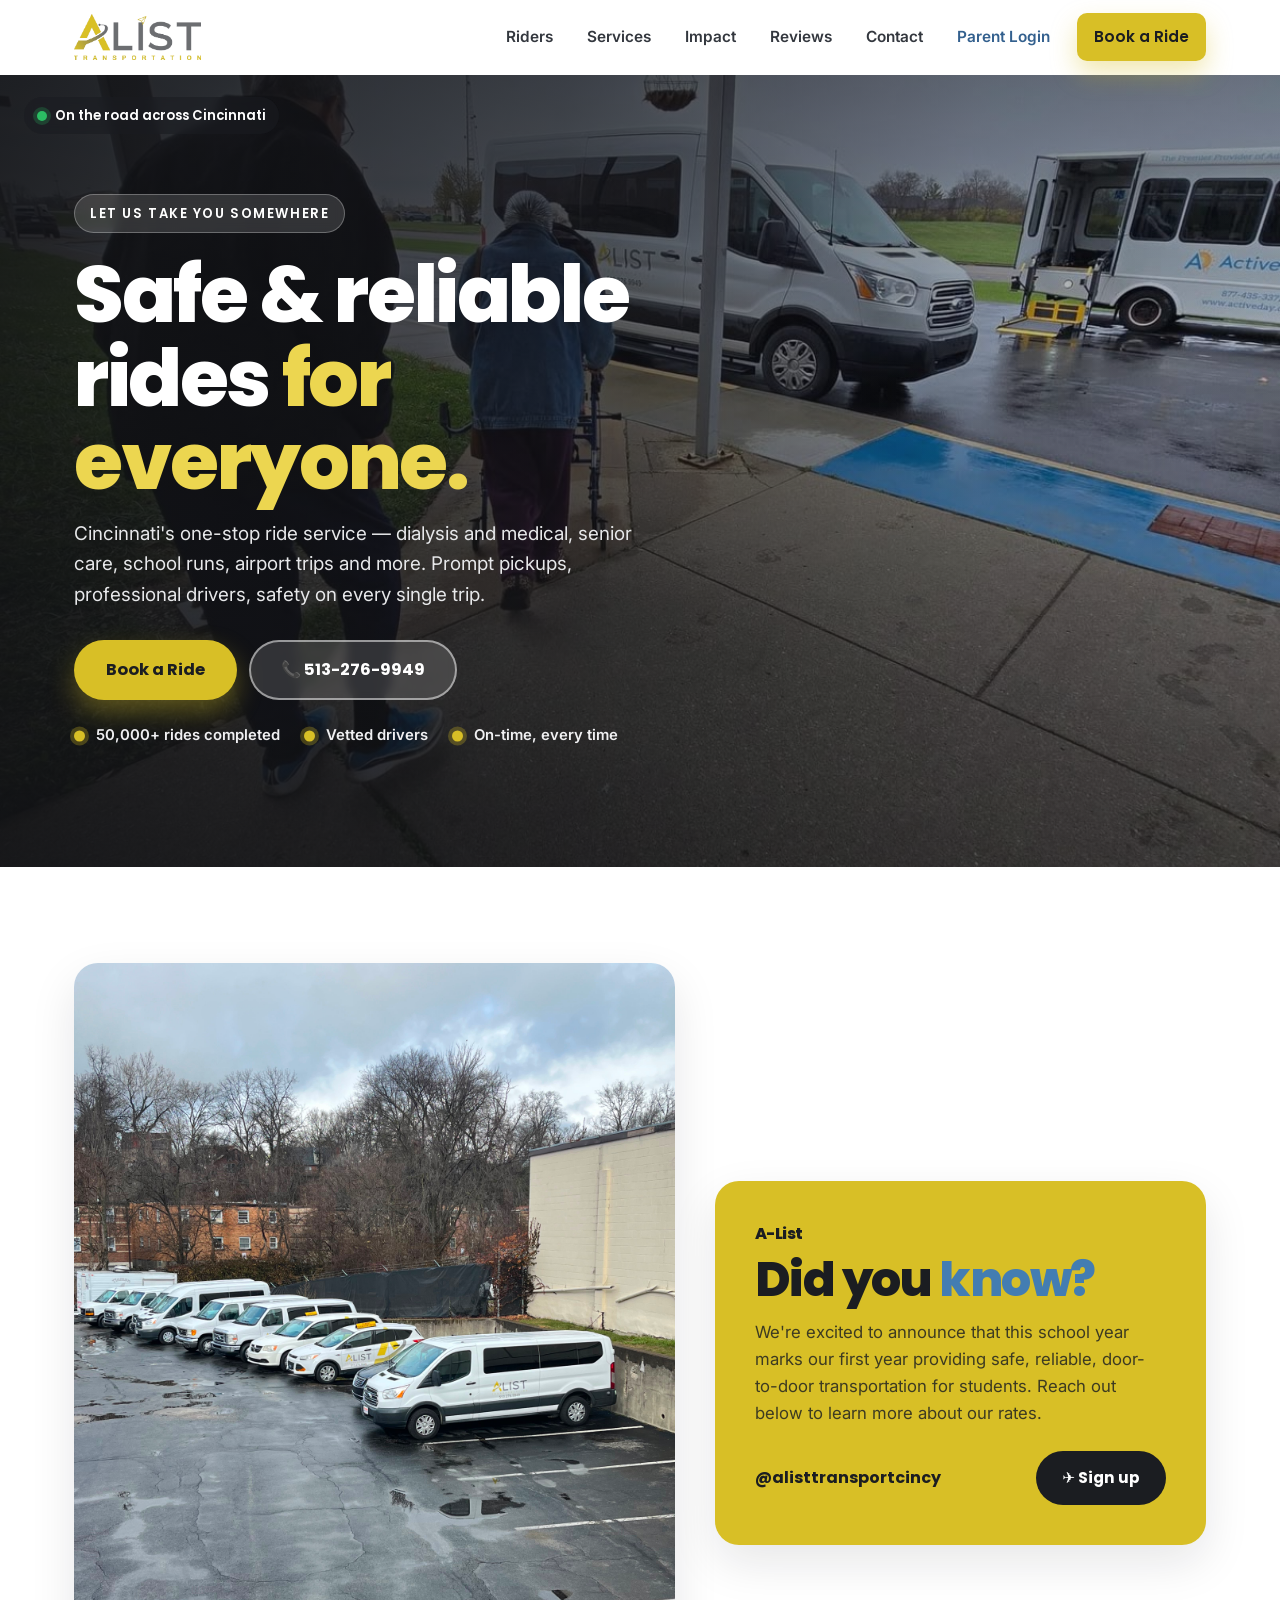
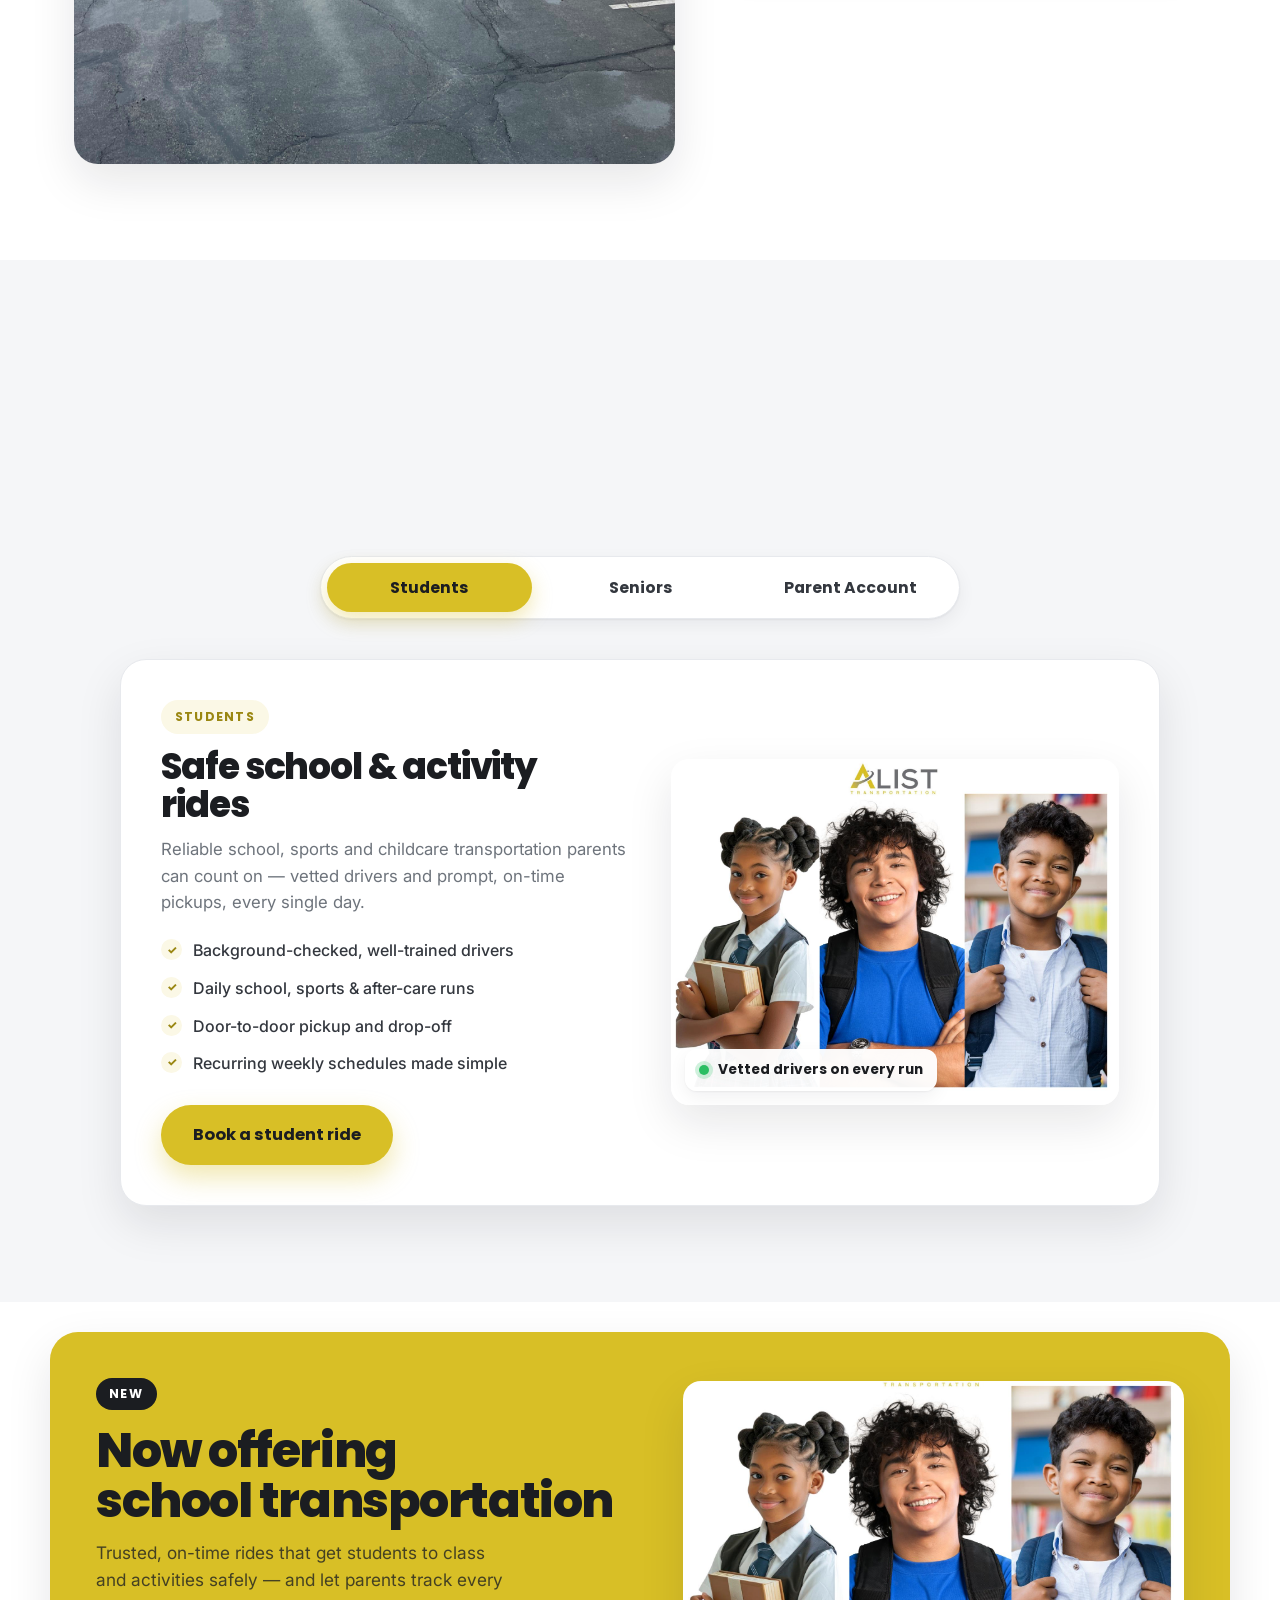
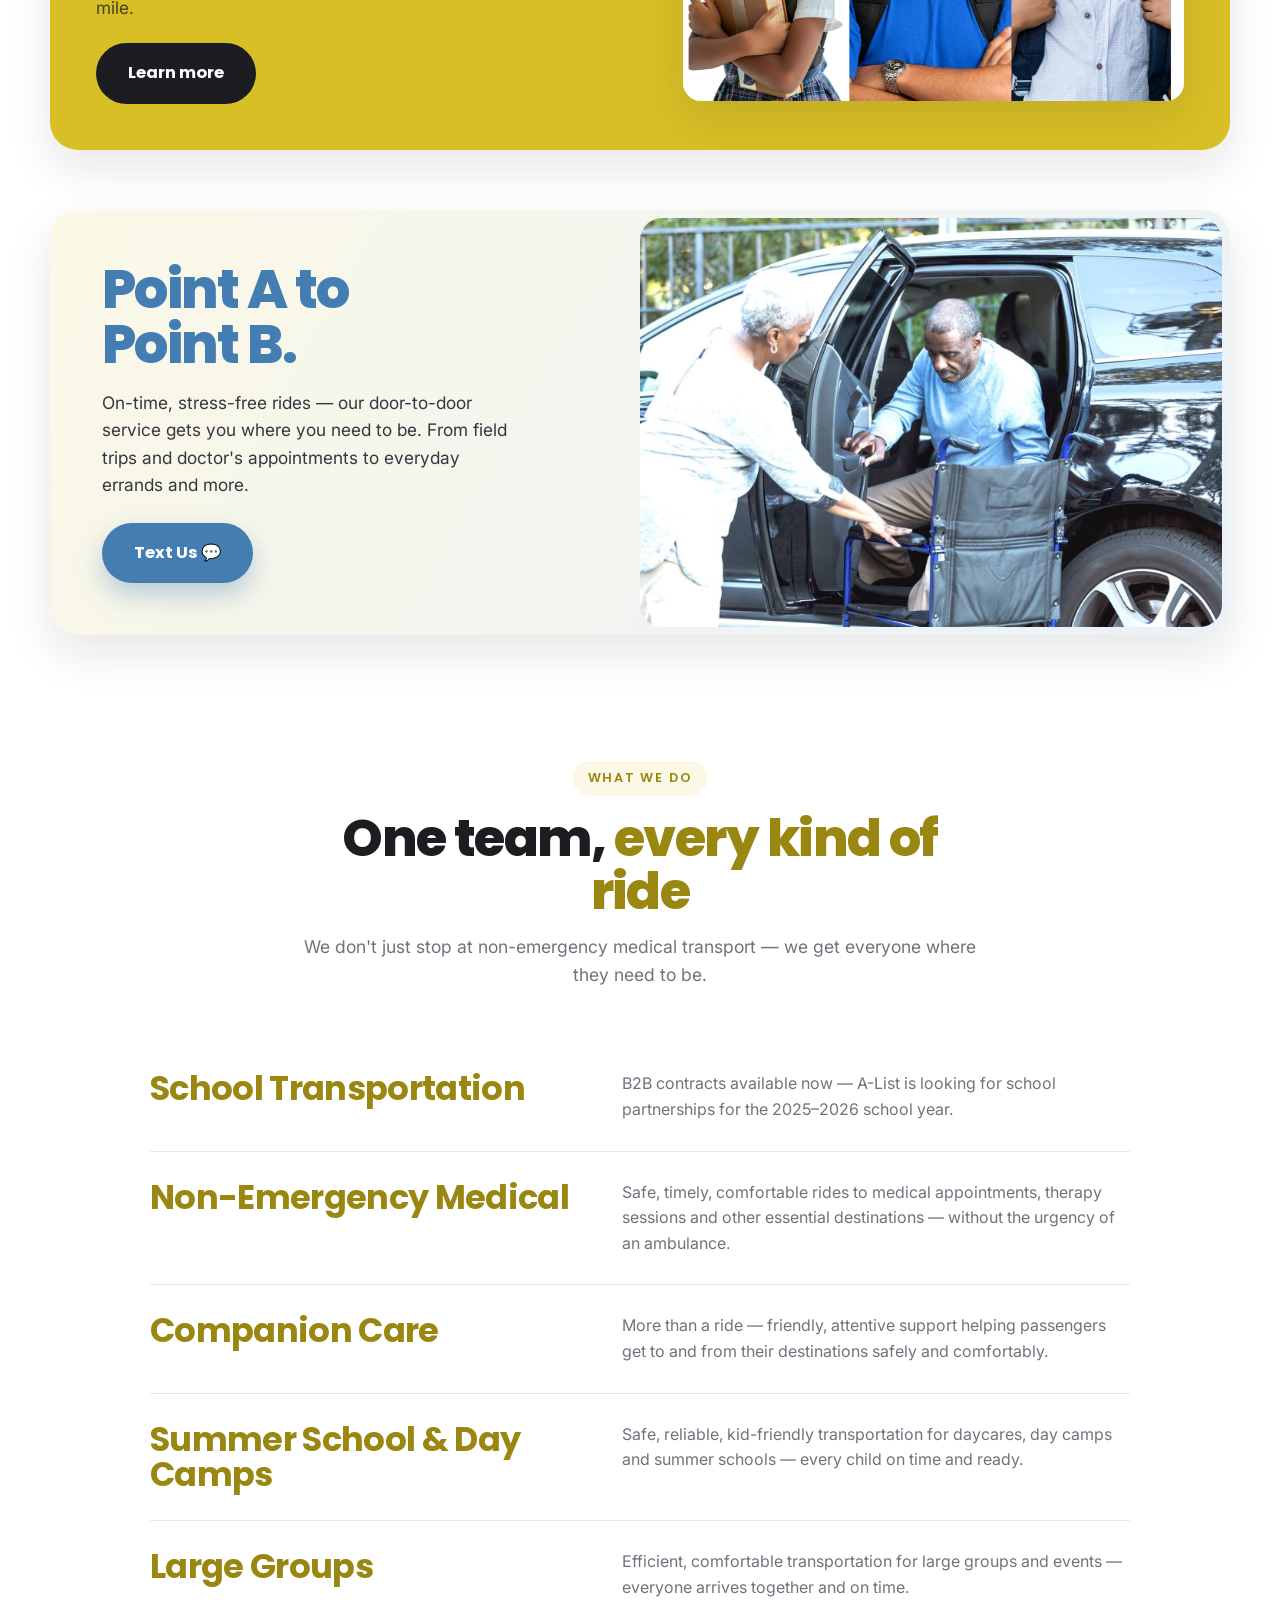
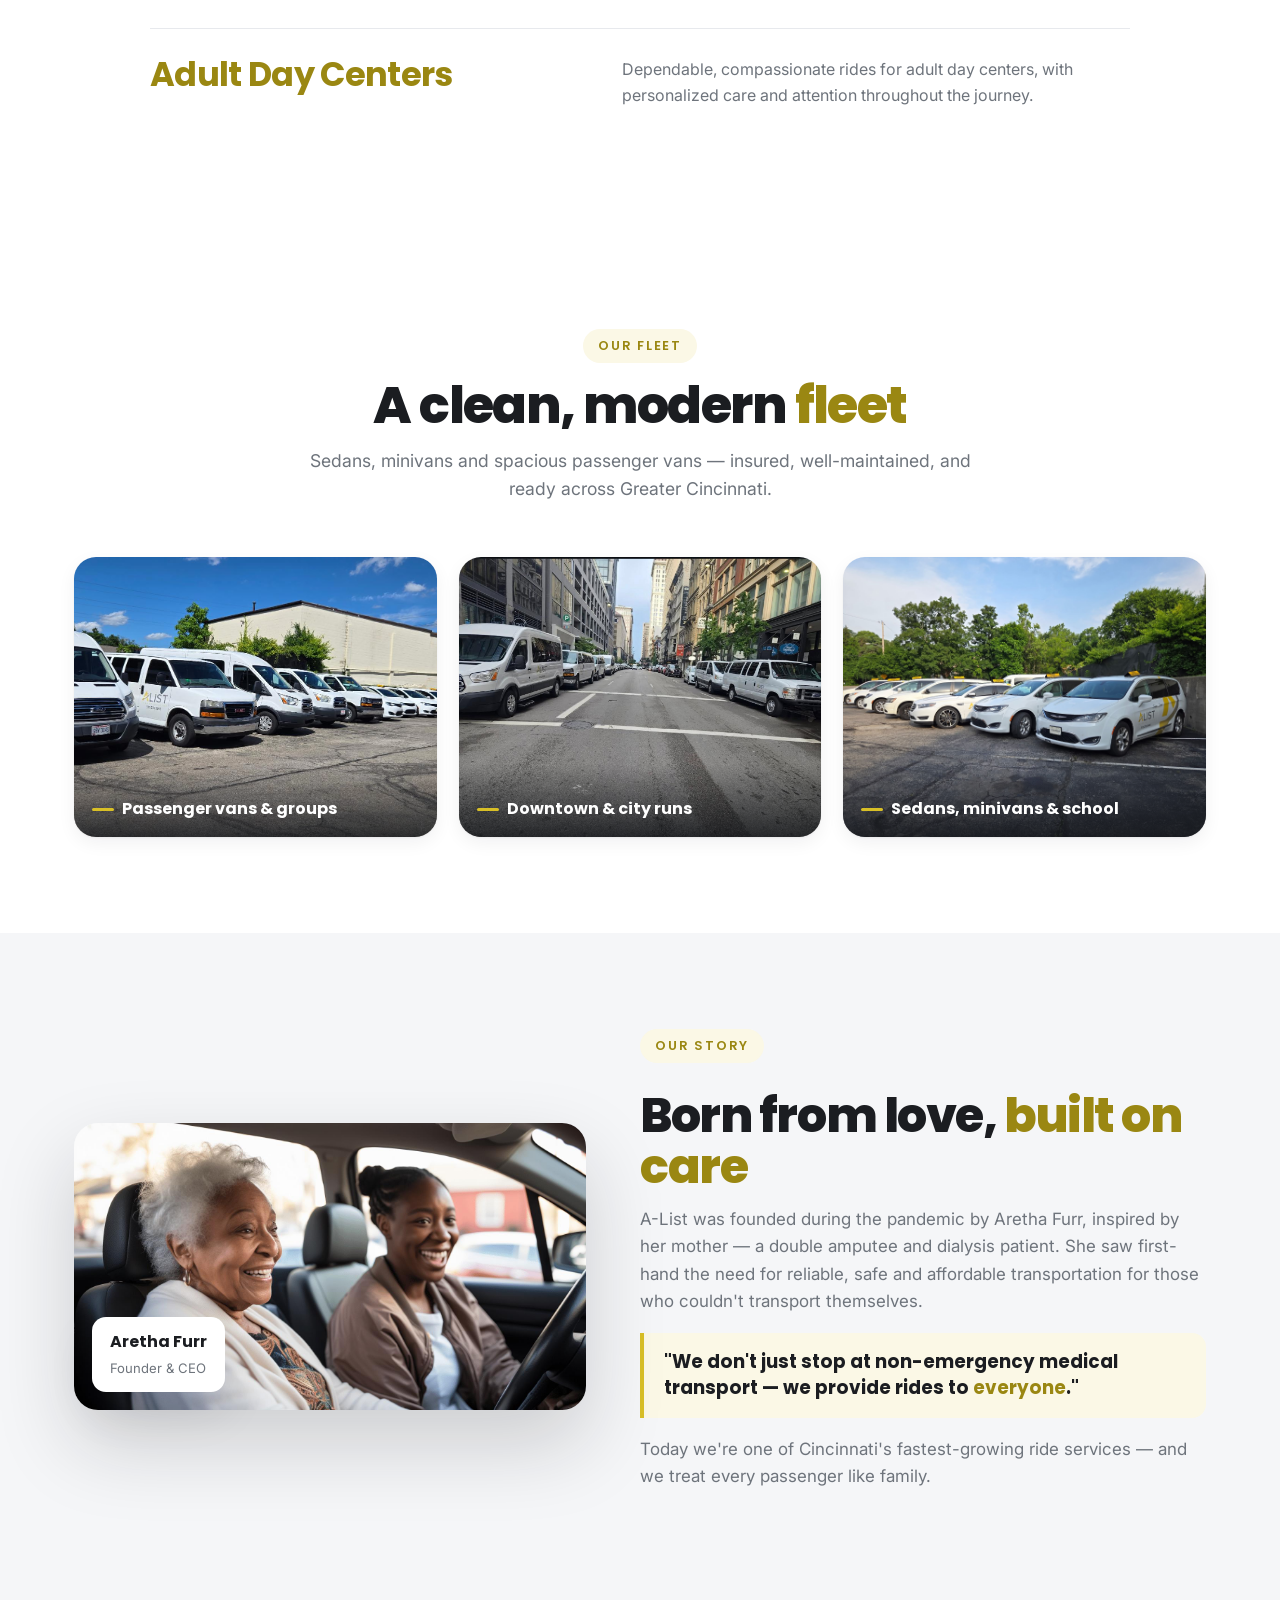
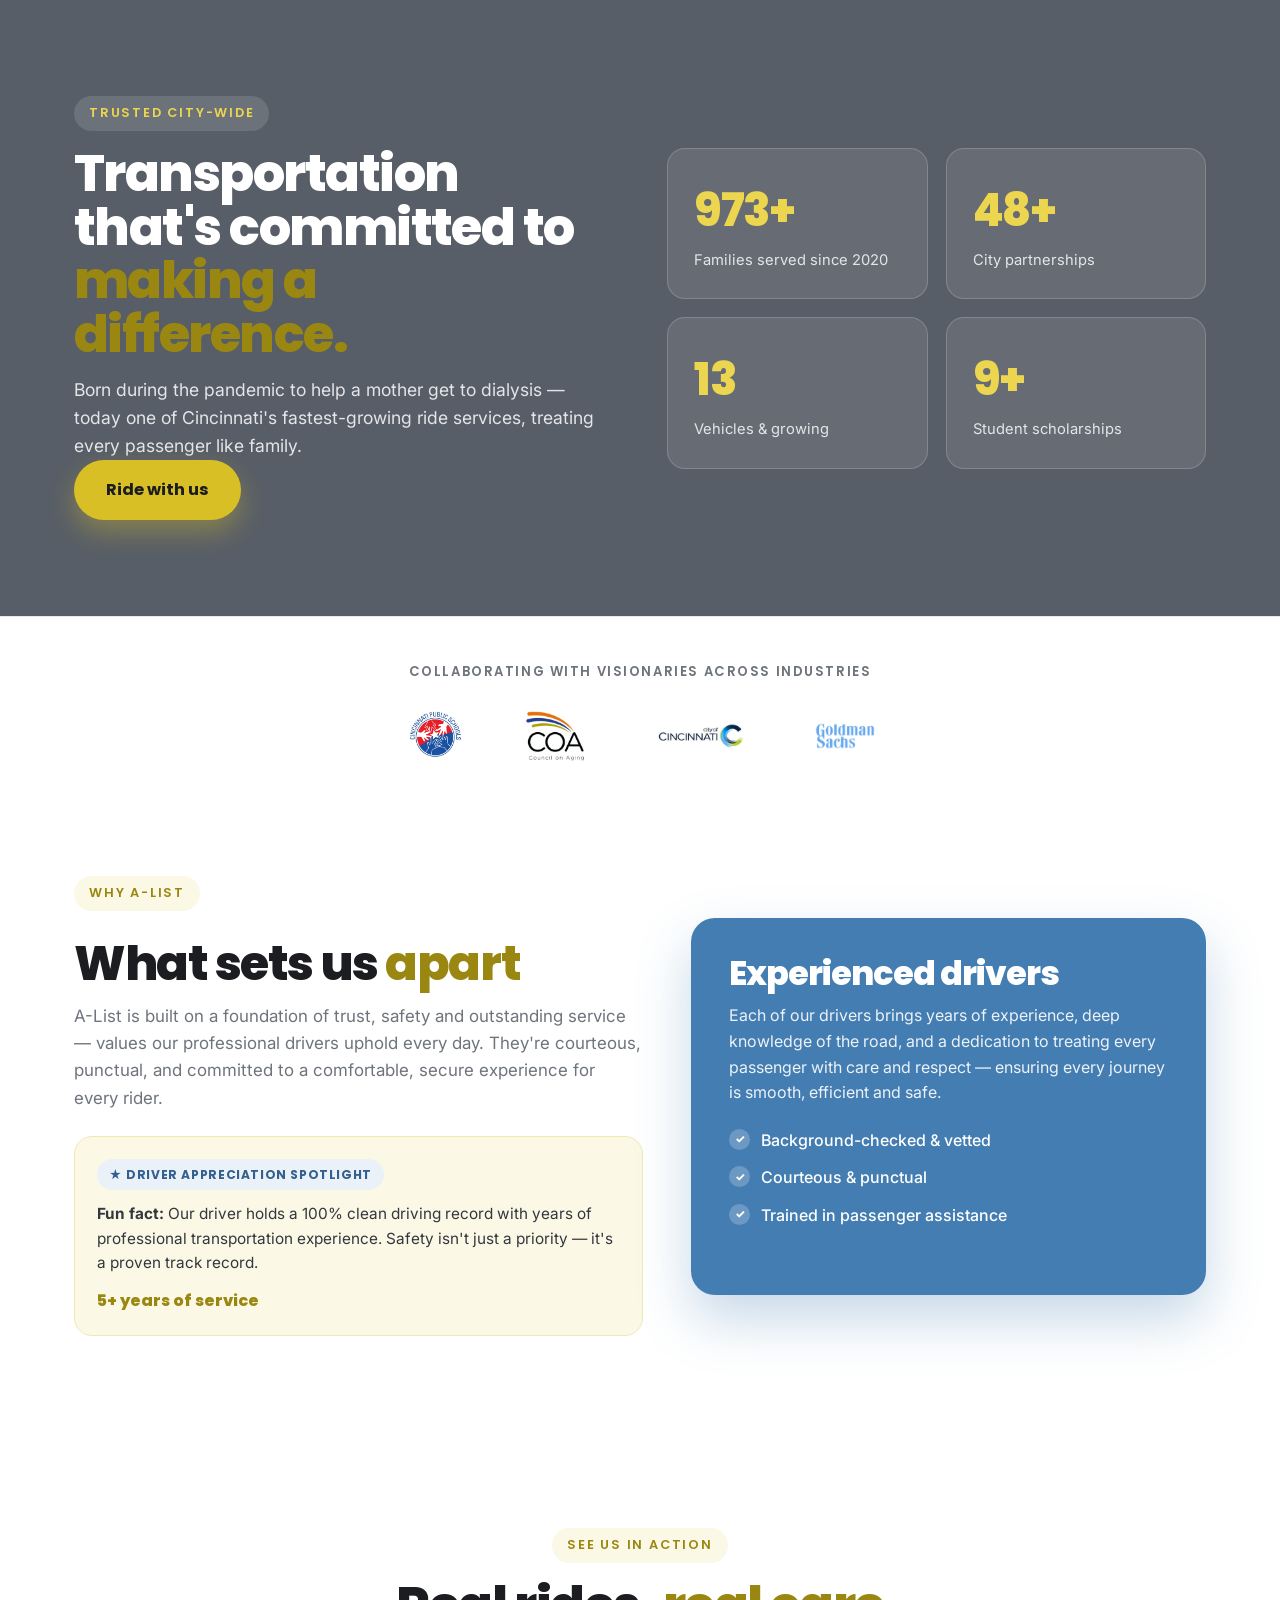
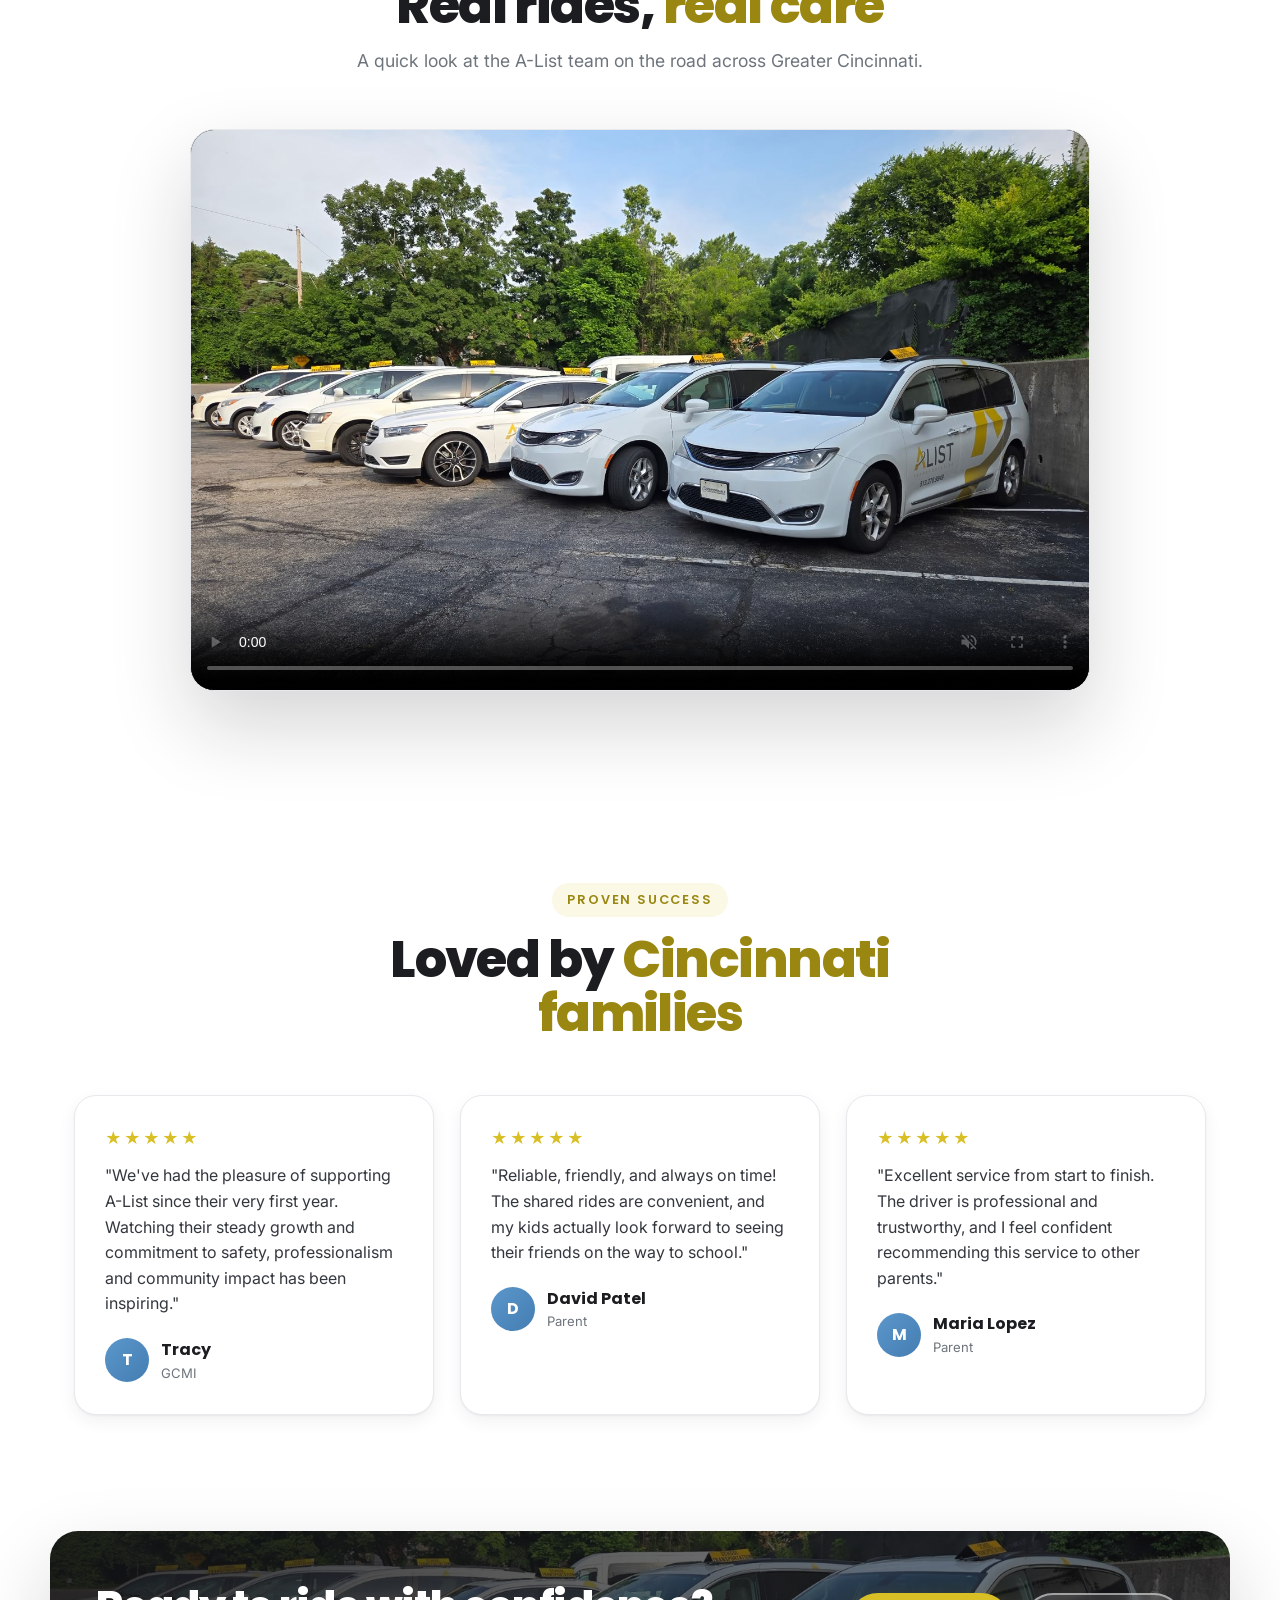
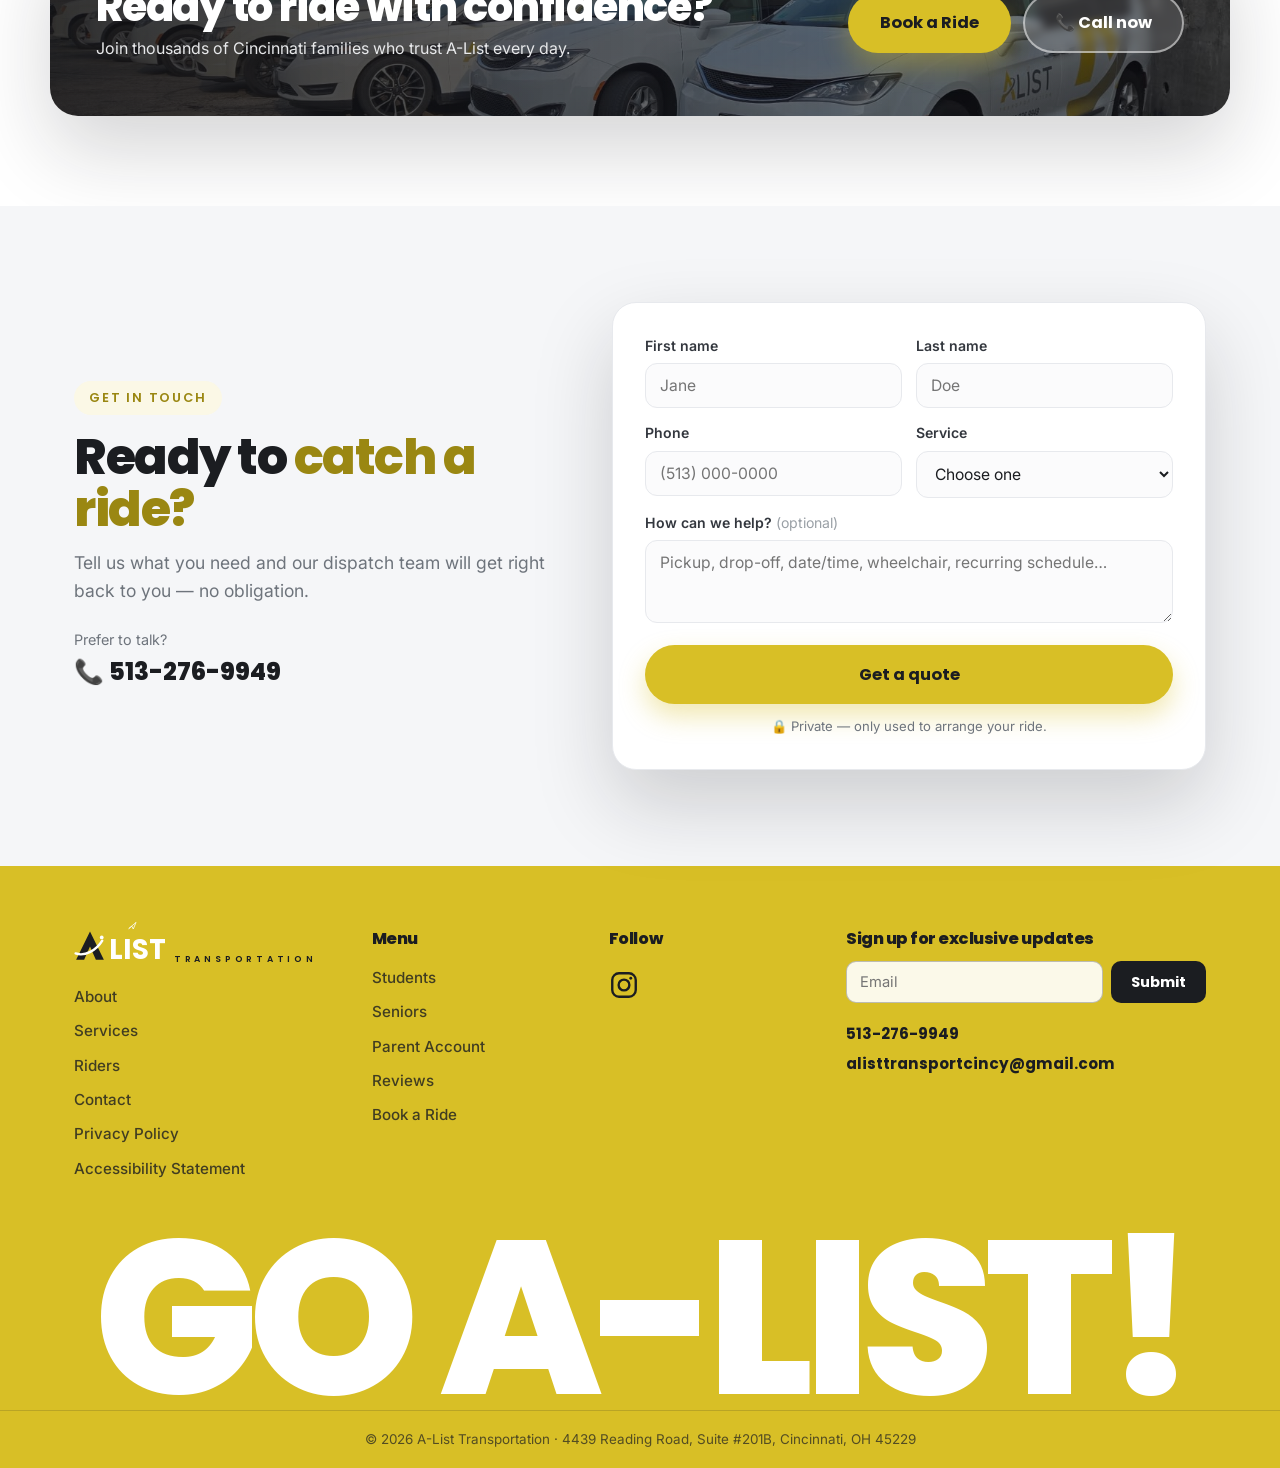
<file: index.html>
<!DOCTYPE html>
<html lang="en">
<head>
  <meta charset="UTF-8" />
  <meta name="viewport" content="width=device-width, initial-scale=1.0" />
  <meta name="description" content="A-List Transportation — Cincinnati's one-stop ride service. Safe, prompt, non-emergency medical, senior, school and group transportation. Track your student in real time." />
  <title>A-List Transportation — Safe &amp; Reliable Rides for Everyone | Cincinnati</title>
  <link rel="icon" type="image/svg+xml" href="favicon.svg" />
  <meta property="og:title" content="A-List Transportation — Safe &amp; Reliable Rides for Everyone" />
  <meta property="og:description" content="Cincinnati rides for students, seniors, medical & groups. Track your student live." />
  <meta property="og:image" content="images/hero-driver.jpg" />
  <link rel="preconnect" href="https://fonts.googleapis.com" />
  <link rel="preconnect" href="https://fonts.gstatic.com" crossorigin />
  <link href="https://fonts.googleapis.com/css2?family=Inter:wght@400;500;600;700&family=Poppins:wght@500;600;700;800&display=swap" rel="stylesheet" />
  <link rel="stylesheet" href="styles.css?v=9" />
</head>
<body id="top">

  <!-- ===== Header ===== -->
  <header class="hdr" id="nav">
    <div class="wrap hdr__in">
      <a href="#top" class="logo" aria-label="A-List Transportation">
        <img class="logo__img" src="images/logo.png" alt="A-List Transportation" />
      </a>
      <nav class="menu" id="navLinks">
        <a href="riders.html">Riders</a>
        <a href="services.html">Services</a>
        <a href="impact.html">Impact</a>
        <a href="reviews.html">Reviews</a>
        <a href="contact.html">Contact</a>
        <a href="parent-account.html" class="menu__login">Parent Login</a>
        <a href="#book" class="btn btn--gold menu__cta">Book a Ride</a>
      </nav>
      <button class="burger" id="navToggle" aria-label="Menu"><span></span><span></span><span></span></button>
    </div>
  </header>

  <!-- ===== Hero — full-width city video banner ===== -->
  <section class="hero">
    <video class="hero__bg" autoplay muted loop playsinline preload="metadata" poster="images/hero-driver.jpg">
      <source src="images/hero-video.mp4" type="video/mp4" />
    </video>
    <div class="hero__scrim"></div>
    <span class="hero__badge"><span class="dot dot--live"></span> On the road across Cincinnati</span>
    <div class="wrap hero__inner">
      <div class="hero__copy reveal">
        <span class="tag">Let us take you somewhere</span>
        <h1>Safe &amp; reliable rides <span class="u">for everyone.</span></h1>
        <p class="lead">Cincinnati's one-stop ride service — dialysis and medical, senior care, school runs, airport trips and more. Prompt pickups, professional drivers, safety on every single trip.</p>
        <div class="hero__btns">
          <a href="#book" class="btn btn--gold btn--lg">Book a Ride</a>
          <a href="tel:5132769949" class="btn btn--light btn--lg">📞 513-276-9949</a>
        </div>
        <ul class="hero__ticks">
          <li>50,000+ rides completed</li>
          <li>Vetted drivers</li>
          <li>On-time, every time</li>
        </ul>
      </div>
    </div>
  </section>

  <!-- ===== Did you know ===== -->
  <section class="section dyk-sec">
    <div class="wrap dyk">
      <figure class="dyk__img reveal">
        <img src="images/fleet-1.jpg" alt="A-List fleet ready for school transportation" loading="lazy" />
      </figure>
      <div class="dyk__card reveal">
        <span class="dyk__logo">A-List</span>
        <h2>Did you <span class="bl">know?</span></h2>
        <p>We're excited to announce that this school year marks our first year providing safe, reliable, door-to-door transportation for students. Reach out below to learn more about our rates.</p>
        <div class="dyk__row">
          <a class="dyk__handle" href="https://www.instagram.com/alisttransportationcincinnati/" target="_blank" rel="noopener">@alisttransportcincy</a>
          <a href="#book" class="btn btn--dark">✈ Sign up</a>
        </div>
      </div>
    </div>
  </section>

  <!-- ===== Riders tabs (Students / Seniors / Parent Account) ===== -->
  <section class="section riders" id="riders">
    <div class="wrap">
      <div class="head reveal">
        <span class="eyebrow">Who's riding</span>
        <h2>Built around <span class="g">every rider</span></h2>
        <p>Students, seniors, and the parents keeping an eye on it all — pick your world.</p>
      </div>

      <div class="tabs reveal">
        <div class="tabs__nav" role="tablist" aria-label="Rider types">
          <button class="tabs__btn" id="tab-students" role="tab" aria-selected="true" aria-controls="panel-students">Students</button>
          <button class="tabs__btn" id="tab-seniors" role="tab" aria-selected="false" aria-controls="panel-seniors" tabindex="-1">Seniors</button>
          <button class="tabs__btn tabs__btn--blue" id="tab-parent" role="tab" aria-selected="false" aria-controls="panel-parent" tabindex="-1">Parent Account</button>
        </div>

        <div class="tabs__panel is-active" id="panel-students" role="tabpanel" aria-labelledby="tab-students">
          <div class="rider">
            <div class="rider__copy">
              <span class="pill-tag">Students</span>
              <h3>Safe school &amp; activity rides</h3>
              <p>Reliable school, sports and childcare transportation parents can count on — vetted drivers and prompt, on-time pickups, every single day.</p>
              <ul class="ticks">
                <li>Background-checked, well-trained drivers</li>
                <li>Daily school, sports &amp; after-care runs</li>
                <li>Door-to-door pickup and drop-off</li>
                <li>Recurring weekly schedules made simple</li>
              </ul>
              <a href="#book" class="btn btn--gold btn--lg">Book a student ride</a>
            </div>
            <figure class="rider__img">
              <img src="images/students.jpg" alt="Students riding safely with A-List" loading="lazy" />
              <figcaption><span class="dot"></span> Vetted drivers on every run</figcaption>
            </figure>
          </div>
        </div>

        <div class="tabs__panel" id="panel-seniors" role="tabpanel" aria-labelledby="tab-seniors" hidden>
          <div class="rider">
            <div class="rider__copy">
              <span class="pill-tag">Seniors</span>
              <h3>Caring senior &amp; companion care</h3>
              <p>Patient, friendly transportation for seniors — with a companion by their side and hands-on help from the front door to the destination and back.</p>
              <ul class="ticks">
                <li>Assisted &amp; independent living transport</li>
                <li>Dialysis, medical &amp; appointment rides</li>
                <li>Senior centers &amp; adult day services</li>
                <li>Door-to-door companion assistance</li>
              </ul>
              <a href="#book" class="btn btn--gold btn--lg">Book a senior ride</a>
            </div>
            <figure class="rider__img">
              <img src="images/senior-care.jpg" alt="A-List caring for a senior passenger" loading="lazy" />
              <figcaption><span class="dot"></span> Companion on every trip</figcaption>
            </figure>
          </div>
        </div>

        <div class="tabs__panel" id="panel-parent" role="tabpanel" aria-labelledby="tab-parent" hidden>
          <div class="rider rider--blue">
            <div class="rider__copy">
              <span class="pill-tag pill-tag--blue">Parent Account</span>
              <h3>Track your student in real time</h3>
              <p>Create a free parent account to follow every ride live — see pickups and drop-offs the moment they happen, get arrival alerts, and manage your child's whole schedule in one place.</p>
              <ul class="ticks ticks--blue">
                <li>Live ride tracking from school to home</li>
                <li>Pickup &amp; drop-off text alerts</li>
                <li>Know your driver before they arrive</li>
                <li>Manage recurring rides &amp; payments</li>
              </ul>
              <a href="parent-account.html" class="btn btn--blue btn--lg">Create a parent account</a>
            </div>
            <div class="track">
              <div class="track__head"><span class="dot dot--live"></span> Live · Student on the way home</div>
              <div class="track__route">
                <div class="track__stop track__stop--done"><b>Lincoln Middle School</b><span>Picked up · 3:10 PM</span></div>
                <div class="track__line"></div>
                <div class="track__stop track__stop--now"><b>En route</b><span>ETA 3:24 PM · Van #4</span></div>
                <div class="track__line"></div>
                <div class="track__stop"><b>Home · 123 Maple St</b><span>Drop-off &amp; alert</span></div>
              </div>
              <div class="track__driver"><span class="avatar">M</span><div><b>Marcus T. · Van #4</b><span>Your student's driver today</span></div></div>
            </div>
          </div>
        </div>
      </div>
    </div>
  </section>

  <!-- ===== School transportation banner ===== -->
  <section class="promo" id="school">
    <div class="wrap promo__in reveal">
      <div class="promo__copy">
        <span class="promo__kicker">New</span>
        <h2>Now offering<br>school transportation</h2>
        <p>Trusted, on-time rides that get students to class and activities safely — and let parents track every mile.</p>
        <a href="#riders" class="btn btn--dark btn--lg">Learn more</a>
      </div>
      <div class="promo__img">
        <img src="images/students.jpg" alt="Students who ride with A-List" loading="lazy" />
      </div>
    </div>
  </section>

  <!-- ===== Point A to Point B ===== -->
  <section class="a2b-sec">
    <div class="wrap a2b reveal">
      <div class="a2b__copy">
        <h2>Point A to<br><span class="bl">Point B.</span></h2>
        <p>On-time, stress-free rides — our door-to-door service gets you where you need to be. From field trips and doctor's appointments to everyday errands and more.</p>
        <a href="sms:5132769949" class="btn btn--blue btn--lg">Text Us 💬</a>
      </div>
      <figure class="a2b__img">
        <img src="images/senior-care.jpg" alt="The riders A-List serves — students, seniors and more" loading="lazy" />
      </figure>
    </div>
  </section>

  <!-- ===== Services ===== -->
  <section class="section" id="services">
    <div class="wrap">
      <div class="head reveal">
        <span class="eyebrow">What we do</span>
        <h2>One team, <span class="g">every kind of ride</span></h2>
        <p>We don't just stop at non-emergency medical transport — we get everyone where they need to be.</p>
      </div>
      <div class="svc-list">
        <div class="svc reveal"><h3>School Transportation</h3><p>B2B contracts available now — A-List is looking for school partnerships for the 2025–2026 school year.</p></div>
        <div class="svc reveal"><h3>Non-Emergency Medical</h3><p>Safe, timely, comfortable rides to medical appointments, therapy sessions and other essential destinations — without the urgency of an ambulance.</p></div>
        <div class="svc reveal"><h3>Companion Care</h3><p>More than a ride — friendly, attentive support helping passengers get to and from their destinations safely and comfortably.</p></div>
        <div class="svc reveal"><h3>Summer School &amp; Day Camps</h3><p>Safe, reliable, kid-friendly transportation for daycares, day camps and summer schools — every child on time and ready.</p></div>
        <div class="svc reveal"><h3>Large Groups</h3><p>Efficient, comfortable transportation for large groups and events — everyone arrives together and on time.</p></div>
        <div class="svc reveal"><h3>Adult Day Centers</h3><p>Dependable, compassionate rides for adult day centers, with personalized care and attention throughout the journey.</p></div>
      </div>
    </div>
  </section>

  <!-- ===== Fleet gallery ===== -->
  <section class="section fleet-sec" id="fleet">
    <div class="wrap">
      <div class="head reveal">
        <span class="eyebrow">Our fleet</span>
        <h2>A clean, modern <span class="g">fleet</span></h2>
        <p>Sedans, minivans and spacious passenger vans — insured, well-maintained, and ready across Greater Cincinnati.</p>
      </div>
      <div class="fleet">
        <figure class="fleet__item reveal"><img src="images/fleet-lineup.jpg" alt="A-List passenger vans lined up and ready" loading="lazy" /><figcaption>Passenger vans &amp; groups</figcaption></figure>
        <figure class="fleet__item reveal"><img src="images/fleet-downtown.jpg" alt="A-List vehicles serving downtown Cincinnati" loading="lazy" /><figcaption>Downtown &amp; city runs</figcaption></figure>
        <figure class="fleet__item reveal"><img src="images/fleet-3.jpg" alt="A-List sedans and minivans for school runs" loading="lazy" /><figcaption>Sedans, minivans &amp; school</figcaption></figure>
      </div>
    </div>
  </section>

  <!-- ===== Our Story ===== -->
  <section class="section story-sec" id="story">
    <div class="wrap story">
      <div class="story__media reveal">
        <img src="images/founder.jpg" alt="Aretha Furr, Founder of A-List Transportation" loading="lazy" />
        <div class="story__cap"><b>Aretha Furr</b><span>Founder &amp; CEO</span></div>
      </div>
      <div class="story__copy reveal">
        <span class="eyebrow">Our story</span>
        <h2>Born from love, <span class="g">built on care</span></h2>
        <p>A-List was founded during the pandemic by Aretha Furr, inspired by her mother — a double amputee and dialysis patient. She saw first-hand the need for reliable, safe and affordable transportation for those who couldn't transport themselves.</p>
        <blockquote class="pq">"We don't just stop at non-emergency medical transport — we provide rides to <span>everyone</span>."</blockquote>
        <p>Today we're one of Cincinnati's fastest-growing ride services — and we treat every passenger like family.</p>
      </div>
    </div>
  </section>

  <!-- ===== Impact / stats ===== -->
  <section class="section difference" id="difference">
    <div class="wrap difference__in">
      <div class="head head--left reveal">
        <span class="eyebrow">Trusted city-wide</span>
        <h2>Transportation that's committed to <span class="g">making a difference.</span></h2>
        <p>Born during the pandemic to help a mother get to dialysis — today one of Cincinnati's fastest-growing ride services, treating every passenger like family.</p>
        <a href="#book" class="btn btn--gold btn--lg">Ride with us</a>
      </div>
      <div class="statgrid reveal">
        <div class="statbox"><strong data-count="1000">1,000+</strong><span>Families served since 2020</span></div>
        <div class="statbox"><strong data-count="50">50+</strong><span>City partnerships</span></div>
        <div class="statbox"><strong data-count="14">14</strong><span>Vehicles &amp; growing</span></div>
        <div class="statbox"><strong data-count="10">10+</strong><span>Student scholarships</span></div>
      </div>
    </div>
  </section>

  <!-- ===== Partners ===== -->
  <section class="partners">
    <div class="wrap">
      <p class="partners__label reveal">Collaborating with visionaries across industries</p>
      <div class="partners__row reveal">
        <img src="images/partner-cps.jpg" alt="Cincinnati Public Schools" loading="lazy" />
        <img src="images/partner-coa.jpg" alt="Council on Aging" loading="lazy" />
        <img src="images/partner-city.jpg" alt="City of Cincinnati" loading="lazy" />
        <img src="images/partner-gs.png" alt="Goldman Sachs 10,000 Small Businesses" loading="lazy" />
      </div>
    </div>
  </section>

  <!-- ===== What sets us apart ===== -->
  <section class="section apart-sec">
    <div class="wrap apart">
      <div class="apart__copy reveal">
        <span class="eyebrow">Why A-List</span>
        <h2>What sets us <span class="g">apart</span></h2>
        <p>A-List is built on a foundation of trust, safety and outstanding service — values our professional drivers uphold every day. They're courteous, punctual, and committed to a comfortable, secure experience for every rider.</p>
        <div class="spotlight">
          <span class="spotlight__badge">★ Driver Appreciation Spotlight</span>
          <p><b>Fun fact:</b> Our driver holds a 100% clean driving record with years of professional transportation experience. Safety isn't just a priority — it's a proven track record.</p>
          <span class="spotlight__years">5+ years of service</span>
        </div>
      </div>
      <div class="apart__card reveal">
        <h3>Experienced drivers</h3>
        <p>Each of our drivers brings years of experience, deep knowledge of the road, and a dedication to treating every passenger with care and respect — ensuring every journey is smooth, efficient and safe.</p>
        <ul class="ticks ticks--onblue">
          <li>Background-checked &amp; vetted</li>
          <li>Courteous &amp; punctual</li>
          <li>Trained in passenger assistance</li>
        </ul>
      </div>
    </div>
  </section>

  <!-- ===== Video showcase ===== -->
  <section class="section showcase-sec" id="showcase">
    <div class="wrap">
      <div class="head reveal">
        <span class="eyebrow">See us in action</span>
        <h2>Real rides, <span class="g">real care</span></h2>
        <p>A quick look at the A-List team on the road across Greater Cincinnati.</p>
      </div>
      <div class="showcase reveal">
        <video src="images/promo-video.mp4" controls muted loop playsinline poster="images/fleet-3.jpg"></video>
      </div>
    </div>
  </section>

  <!-- ===== Reviews ===== -->
  <section class="section reviews" id="reviews">
    <div class="wrap">
      <div class="head reveal">
        <span class="eyebrow">Proven success</span>
        <h2>Loved by <span class="g">Cincinnati families</span></h2>
      </div>
      <div class="grid-3">
        <figure class="rev reveal"><div class="rev__stars">★★★★★</div><blockquote>"We've had the pleasure of supporting A-List since their very first year. Watching their steady growth and commitment to safety, professionalism and community impact has been inspiring."</blockquote><figcaption><span class="avatar">T</span><div><b>Tracy</b><small>GCMI</small></div></figcaption></figure>
        <figure class="rev reveal"><div class="rev__stars">★★★★★</div><blockquote>"Reliable, friendly, and always on time! The shared rides are convenient, and my kids actually look forward to seeing their friends on the way to school."</blockquote><figcaption><span class="avatar">D</span><div><b>David Patel</b><small>Parent</small></div></figcaption></figure>
        <figure class="rev reveal"><div class="rev__stars">★★★★★</div><blockquote>"Excellent service from start to finish. The driver is professional and trustworthy, and I feel confident recommending this service to other parents."</blockquote><figcaption><span class="avatar">M</span><div><b>Maria Lopez</b><small>Parent</small></div></figcaption></figure>
      </div>
    </div>
  </section>

  <!-- ===== CTA banner ===== -->
  <section class="cta-sec">
    <div class="wrap cta reveal">
      <div class="cta__copy">
        <h2>Ready to ride with confidence?</h2>
        <p>Join thousands of Cincinnati families who trust A-List every day.</p>
      </div>
      <div class="cta__btns">
        <a href="#book" class="btn btn--gold btn--lg">Book a Ride</a>
        <a href="tel:5132769949" class="btn btn--light btn--lg">📞 Call now</a>
      </div>
    </div>
  </section>

  <!-- ===== Book / contact ===== -->
  <section class="section book" id="book">
    <div class="wrap book__grid">
      <div class="book__copy reveal">
        <span class="eyebrow">Get in touch</span>
        <h2>Ready to <span class="g">catch a ride?</span></h2>
        <p>Tell us what you need and our dispatch team will get right back to you — no obligation.</p>
        <div class="book__call">
          <span>Prefer to talk?</span>
          <a href="tel:5132769949">📞 513-276-9949</a>
        </div>
      </div>
      <form class="book__form reveal" id="quoteForm" novalidate>
        <div class="frow">
          <div class="fld"><label for="fname">First name</label><input id="fname" name="fname" placeholder="Jane" required /></div>
          <div class="fld"><label for="lname">Last name</label><input id="lname" name="lname" placeholder="Doe" required /></div>
        </div>
        <div class="frow">
          <div class="fld"><label for="phone">Phone</label><input id="phone" name="phone" type="tel" placeholder="(513) 000-0000" required /></div>
          <div class="fld"><label for="service">Service</label>
            <select id="service" name="service" required>
              <option value="" disabled selected>Choose one</option>
              <option>Non-emergency medical / dialysis</option>
              <option>Senior / companion transport</option>
              <option>School / student ride</option>
              <option>Airport / group / event</option>
            </select>
          </div>
        </div>
        <div class="fld"><label for="notes">How can we help? <span class="muted">(optional)</span></label><textarea id="notes" name="notes" rows="3" placeholder="Pickup, drop-off, date/time, wheelchair, recurring schedule…"></textarea></div>
        <button type="submit" class="btn btn--gold btn--lg btn--block">Get a quote</button>
        <p class="book__note">🔒 Private — only used to arrange your ride.</p>
        <div class="book__ok" id="quoteSuccess" hidden><span>✅</span><div><b>Thank you! Your request is in.</b><p>An A-List dispatcher will call you shortly to confirm.</p></div></div>
      </form>
    </div>
  </section>

  <!-- ===== Footer (Site 9 style — gold, columns, GO A-LIST!) ===== -->
  <footer class="footer" id="contact">
    <div class="wrap footer__cols">
      <div class="footer__col">
        <span class="footer__mark logo--wm">
          <span class="logo__row">
            <svg class="logo__a" viewBox="0 0 120 120" aria-hidden="true">
              <path d="M8 112 L60 6 L112 112 Z M60 62 L38 112 L82 112 Z" fill="#1B1D21" fill-rule="evenodd"/>
              <path d="M6 88 C42 100 84 76 106 40" fill="none" stroke="#ffffff" stroke-width="9" stroke-linecap="round"/>
              <circle cx="104" cy="28" r="7" fill="#ffffff"/>
            </svg>
            <span class="logo__word logo__word--ft">L<span class="logo__ii">I<svg class="logo__plane" viewBox="0 0 24 24" aria-hidden="true"><path d="M2 21 L23 3 L15 22 L11 14 Z" fill="none" stroke="#ffffff" stroke-width="2.2" stroke-linejoin="round"/></svg></span>ST</span>
          </span>
          <span class="logo__sub logo__sub--ft">Transportation</span>
        </span>
        <a href="impact.html">About</a>
        <a href="services.html">Services</a>
        <a href="riders.html">Riders</a>
        <a href="contact.html">Contact</a>
        <a href="#">Privacy Policy</a>
        <a href="#">Accessibility Statement</a>
      </div>
      <div class="footer__col">
        <h4>Menu</h4>
        <a href="riders.html">Students</a>
        <a href="riders.html">Seniors</a>
        <a href="parent-account.html">Parent Account</a>
        <a href="reviews.html">Reviews</a>
        <a href="contact.html">Book a Ride</a>
      </div>
      <div class="footer__col">
        <h4>Follow</h4>
        <a class="footer__insta" href="https://www.instagram.com/alisttransportationcincinnati/" target="_blank" rel="noopener" aria-label="A-List Transportation on Instagram">
          <span class="footer__insta-ic"><svg viewBox="0 0 24 24" fill="none" stroke="currentColor" stroke-width="1.9" stroke-linecap="round" stroke-linejoin="round"><rect x="2.6" y="2.6" width="18.8" height="18.8" rx="5.4"/><circle cx="12" cy="12" r="4.3"/><circle cx="17.4" cy="6.6" r="1.15" fill="currentColor" stroke="none"/></svg></span>
        </a>
      </div>
      <div class="footer__col">
        <h4>Sign up for exclusive updates</h4>
        <form class="footer__news" onsubmit="return false" aria-label="Newsletter signup">
          <input type="email" placeholder="Email" aria-label="Email address" required />
          <button type="submit">Submit</button>
        </form>
        <div class="footer__reach2">
          <a href="tel:5132769949">513-276-9949</a>
          <a href="mailto:alisttransportcincy@gmail.com">alisttransportcincy@gmail.com</a>
        </div>
      </div>
    </div>
    <div class="footer__go"><span>GO A-LIST!</span></div>
    <div class="footer__base">© <span id="year">2026</span> A-List Transportation · 4439 Reading Road, Suite #201B, Cincinnati, OH 45229</div>
  </footer>

  <a href="tel:5132769949" class="fab" aria-label="Call now">📞</a>

  <script src="script.js?v=3"></script>
</body>
</html>
</file>
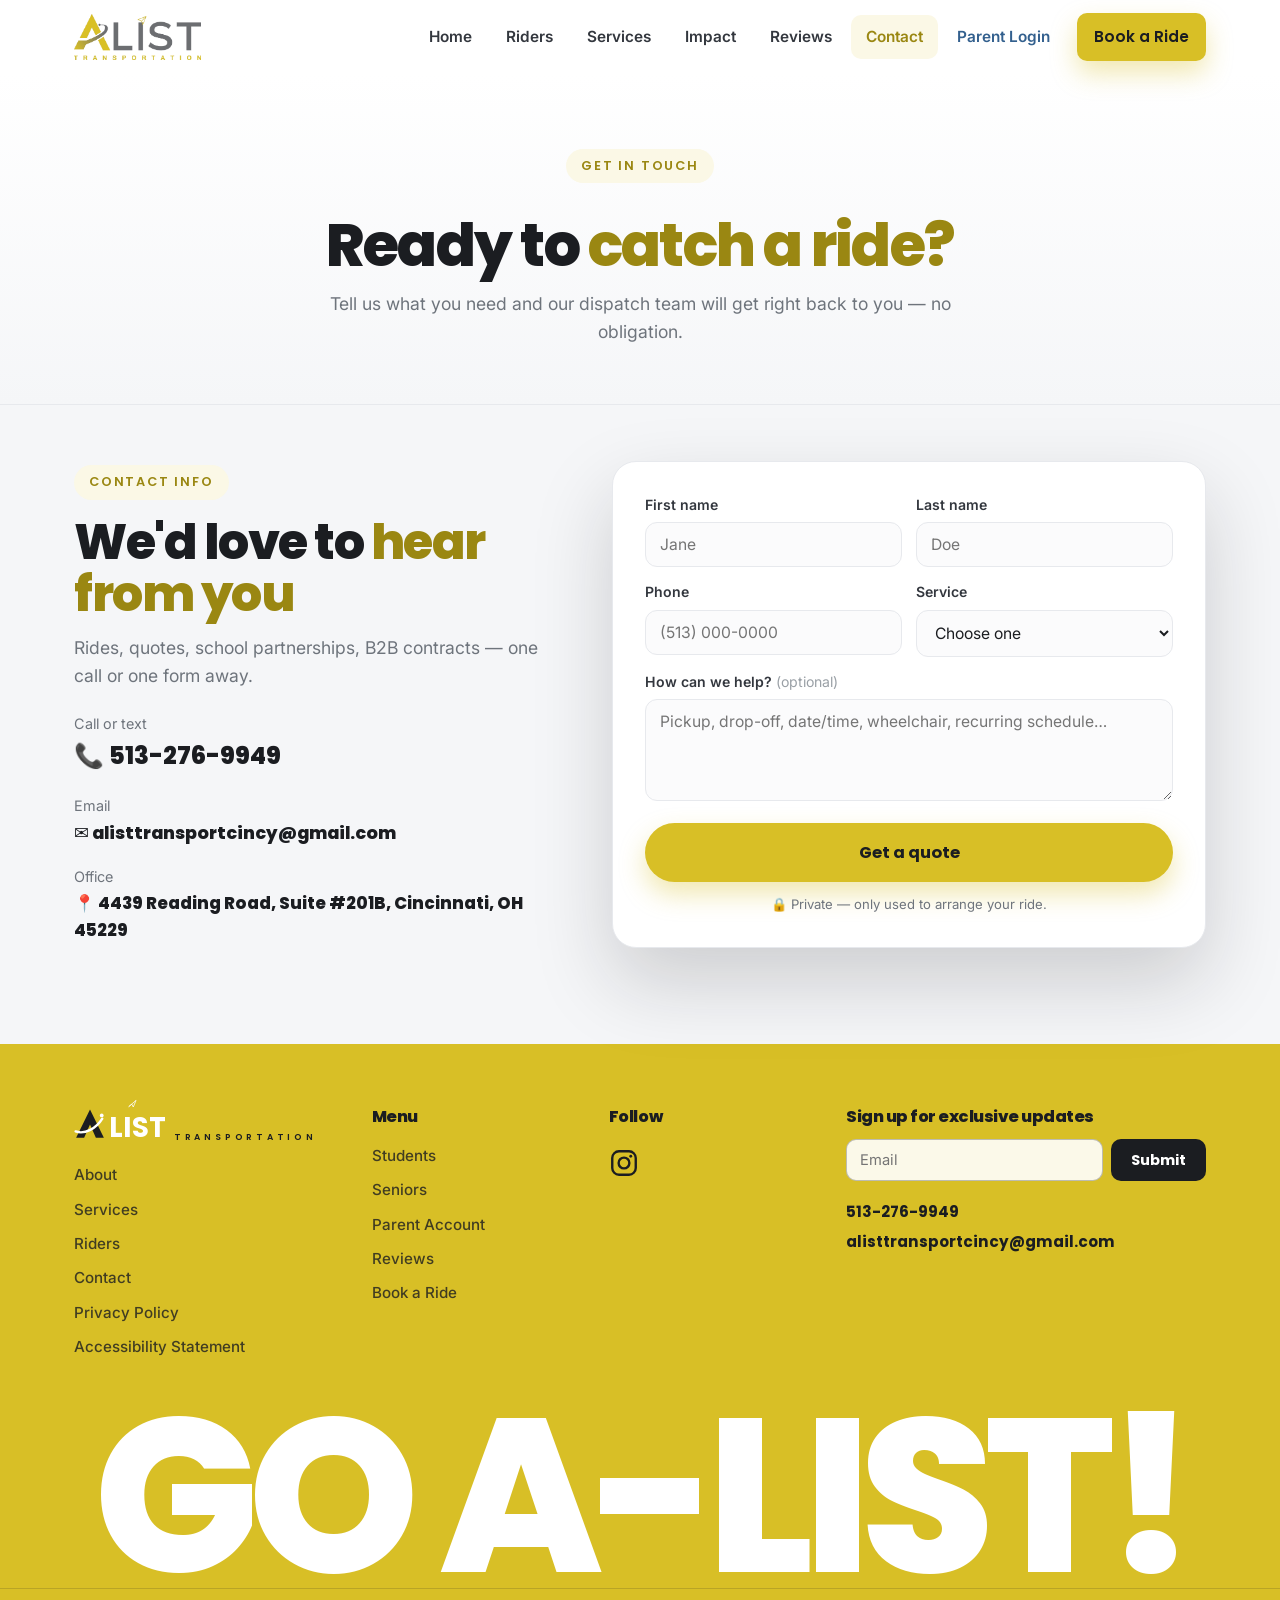
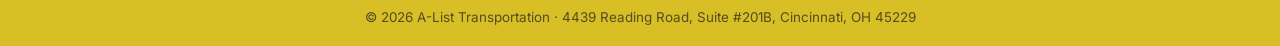
<file: contact.html>
<!DOCTYPE html>
<html lang="en">
<head>
  <meta charset="UTF-8" />
  <meta name="viewport" content="width=device-width, initial-scale=1.0" />
  <meta name="description" content="Contact A-List Transportation — request a ride, get a quote, or ask about school and business partnerships. Cincinnati, OH." />
  <title>Contact — Ready to Catch a Ride? | A-List Transportation</title>
  <link rel="icon" type="image/svg+xml" href="favicon.svg" />
  <link rel="preconnect" href="https://fonts.googleapis.com" />
  <link rel="preconnect" href="https://fonts.gstatic.com" crossorigin />
  <link href="https://fonts.googleapis.com/css2?family=Inter:wght@400;500;600;700&family=Poppins:wght@500;600;700;800&display=swap" rel="stylesheet" />
  <link rel="stylesheet" href="styles.css?v=9" />
</head>
<body id="top">

  <header class="hdr" id="nav">
    <div class="wrap hdr__in">
      <a href="index.html" class="logo" aria-label="A-List Transportation"><img class="logo__img" src="images/logo.png" alt="A-List Transportation" /></a>
      <nav class="menu" id="navLinks">
        <a href="index.html">Home</a>
        <a href="riders.html">Riders</a>
        <a href="services.html">Services</a>
        <a href="impact.html">Impact</a>
        <a href="reviews.html">Reviews</a>
        <a href="contact.html" class="is-here">Contact</a>
        <a href="parent-account.html" class="menu__login">Parent Login</a>
        <a href="contact.html" class="btn btn--gold menu__cta">Book a Ride</a>
      </nav>
      <button class="burger" id="navToggle" aria-label="Menu"><span></span><span></span><span></span></button>
    </div>
  </header>

  <section class="phero">
    <div class="wrap">
      <span class="eyebrow">Get in touch</span>
      <h1>Ready to <span class="g">catch a ride?</span></h1>
      <p>Tell us what you need and our dispatch team will get right back to you — no obligation.</p>
    </div>
  </section>

  <section class="section book" id="book" style="padding-top:56px">
    <div class="wrap book__grid">
      <div class="book__copy reveal">
        <span class="eyebrow">Contact info</span>
        <h2>We'd love to <span class="g">hear from you</span></h2>
        <p>Rides, quotes, school partnerships, B2B contracts — one call or one form away.</p>
        <div class="book__call" style="margin-bottom:18px">
          <span>Call or text</span>
          <a href="tel:5132769949">📞 513-276-9949</a>
        </div>
        <div class="book__call" style="margin-bottom:18px">
          <span>Email</span>
          <a href="mailto:alisttransportcincy@gmail.com" style="font-size:1.1rem">✉️ alisttransportcincy@gmail.com</a>
        </div>
        <div class="book__call">
          <span>Office</span>
          <a href="#" style="font-size:1.05rem">📍 4439 Reading Road, Suite #201B, Cincinnati, OH 45229</a>
        </div>
      </div>
      <form class="book__form reveal" id="quoteForm" novalidate>
        <div class="frow">
          <div class="fld"><label for="fname">First name</label><input id="fname" name="fname" placeholder="Jane" required /></div>
          <div class="fld"><label for="lname">Last name</label><input id="lname" name="lname" placeholder="Doe" required /></div>
        </div>
        <div class="frow">
          <div class="fld"><label for="phone">Phone</label><input id="phone" name="phone" type="tel" placeholder="(513) 000-0000" required /></div>
          <div class="fld"><label for="service">Service</label>
            <select id="service" name="service" required>
              <option value="" disabled selected>Choose one</option>
              <option>School / student ride</option>
              <option>Non-emergency medical / dialysis</option>
              <option>Senior / companion transport</option>
              <option>Summer school / day camp</option>
              <option>Large group / event</option>
              <option>Adult day center</option>
              <option>Airport run</option>
              <option>B2B / school partnership</option>
            </select>
          </div>
        </div>
        <div class="fld"><label for="notes">How can we help? <span class="muted">(optional)</span></label><textarea id="notes" name="notes" rows="4" placeholder="Pickup, drop-off, date/time, wheelchair, recurring schedule…"></textarea></div>
        <button type="submit" class="btn btn--gold btn--lg btn--block">Get a quote</button>
        <p class="book__note">🔒 Private — only used to arrange your ride.</p>
        <div class="book__ok" id="quoteSuccess" hidden><span>✅</span><div><b>Thank you! Your request is in.</b><p>An A-List dispatcher will call you shortly to confirm.</p></div></div>
      </form>
    </div>
  </section>

  <footer class="footer">
    <div class="wrap footer__cols">
      <div class="footer__col">
        <span class="footer__mark logo--wm">
          <span class="logo__row">
            <svg class="logo__a" viewBox="0 0 120 120" aria-hidden="true"><path d="M8 112 L60 6 L112 112 Z M60 62 L38 112 L82 112 Z" fill="#1B1D21" fill-rule="evenodd"/><path d="M6 88 C42 100 84 76 106 40" fill="none" stroke="#ffffff" stroke-width="9" stroke-linecap="round"/><circle cx="104" cy="28" r="7" fill="#ffffff"/></svg>
            <span class="logo__word logo__word--ft">L<span class="logo__ii">I<svg class="logo__plane" viewBox="0 0 24 24" aria-hidden="true"><path d="M2 21 L23 3 L15 22 L11 14 Z" fill="none" stroke="#ffffff" stroke-width="2.2" stroke-linejoin="round"/></svg></span>ST</span>
          </span>
          <span class="logo__sub logo__sub--ft">Transportation</span>
        </span>
        <a href="impact.html">About</a>
        <a href="services.html">Services</a>
        <a href="riders.html">Riders</a>
        <a href="contact.html">Contact</a>
        <a href="#">Privacy Policy</a>
        <a href="#">Accessibility Statement</a>
      </div>
      <div class="footer__col">
        <h4>Menu</h4>
        <a href="riders.html">Students</a>
        <a href="riders.html">Seniors</a>
        <a href="parent-account.html">Parent Account</a>
        <a href="reviews.html">Reviews</a>
        <a href="contact.html">Book a Ride</a>
      </div>
      <div class="footer__col">
        <h4>Follow</h4>
        <a class="footer__insta" href="https://www.instagram.com/alisttransportationcincinnati/" target="_blank" rel="noopener" aria-label="A-List Transportation on Instagram">
          <span class="footer__insta-ic"><svg viewBox="0 0 24 24" fill="none" stroke="currentColor" stroke-width="1.9" stroke-linecap="round" stroke-linejoin="round"><rect x="2.6" y="2.6" width="18.8" height="18.8" rx="5.4"/><circle cx="12" cy="12" r="4.3"/><circle cx="17.4" cy="6.6" r="1.15" fill="currentColor" stroke="none"/></svg></span>
        </a>
      </div>
      <div class="footer__col">
        <h4>Sign up for exclusive updates</h4>
        <form class="footer__news" onsubmit="return false" aria-label="Newsletter signup">
          <input type="email" placeholder="Email" aria-label="Email address" required />
          <button type="submit">Submit</button>
        </form>
        <div class="footer__reach2">
          <a href="tel:5132769949">513-276-9949</a>
          <a href="mailto:alisttransportcincy@gmail.com">alisttransportcincy@gmail.com</a>
        </div>
      </div>
    </div>
    <div class="footer__go"><span>GO A-LIST!</span></div>
    <div class="footer__base">© <span id="year">2026</span> A-List Transportation · 4439 Reading Road, Suite #201B, Cincinnati, OH 45229</div>
  </footer>

  <a href="tel:5132769949" class="fab" aria-label="Call now">📞</a>
  <script src="script.js?v=3"></script>
</body>
</html>
</file>
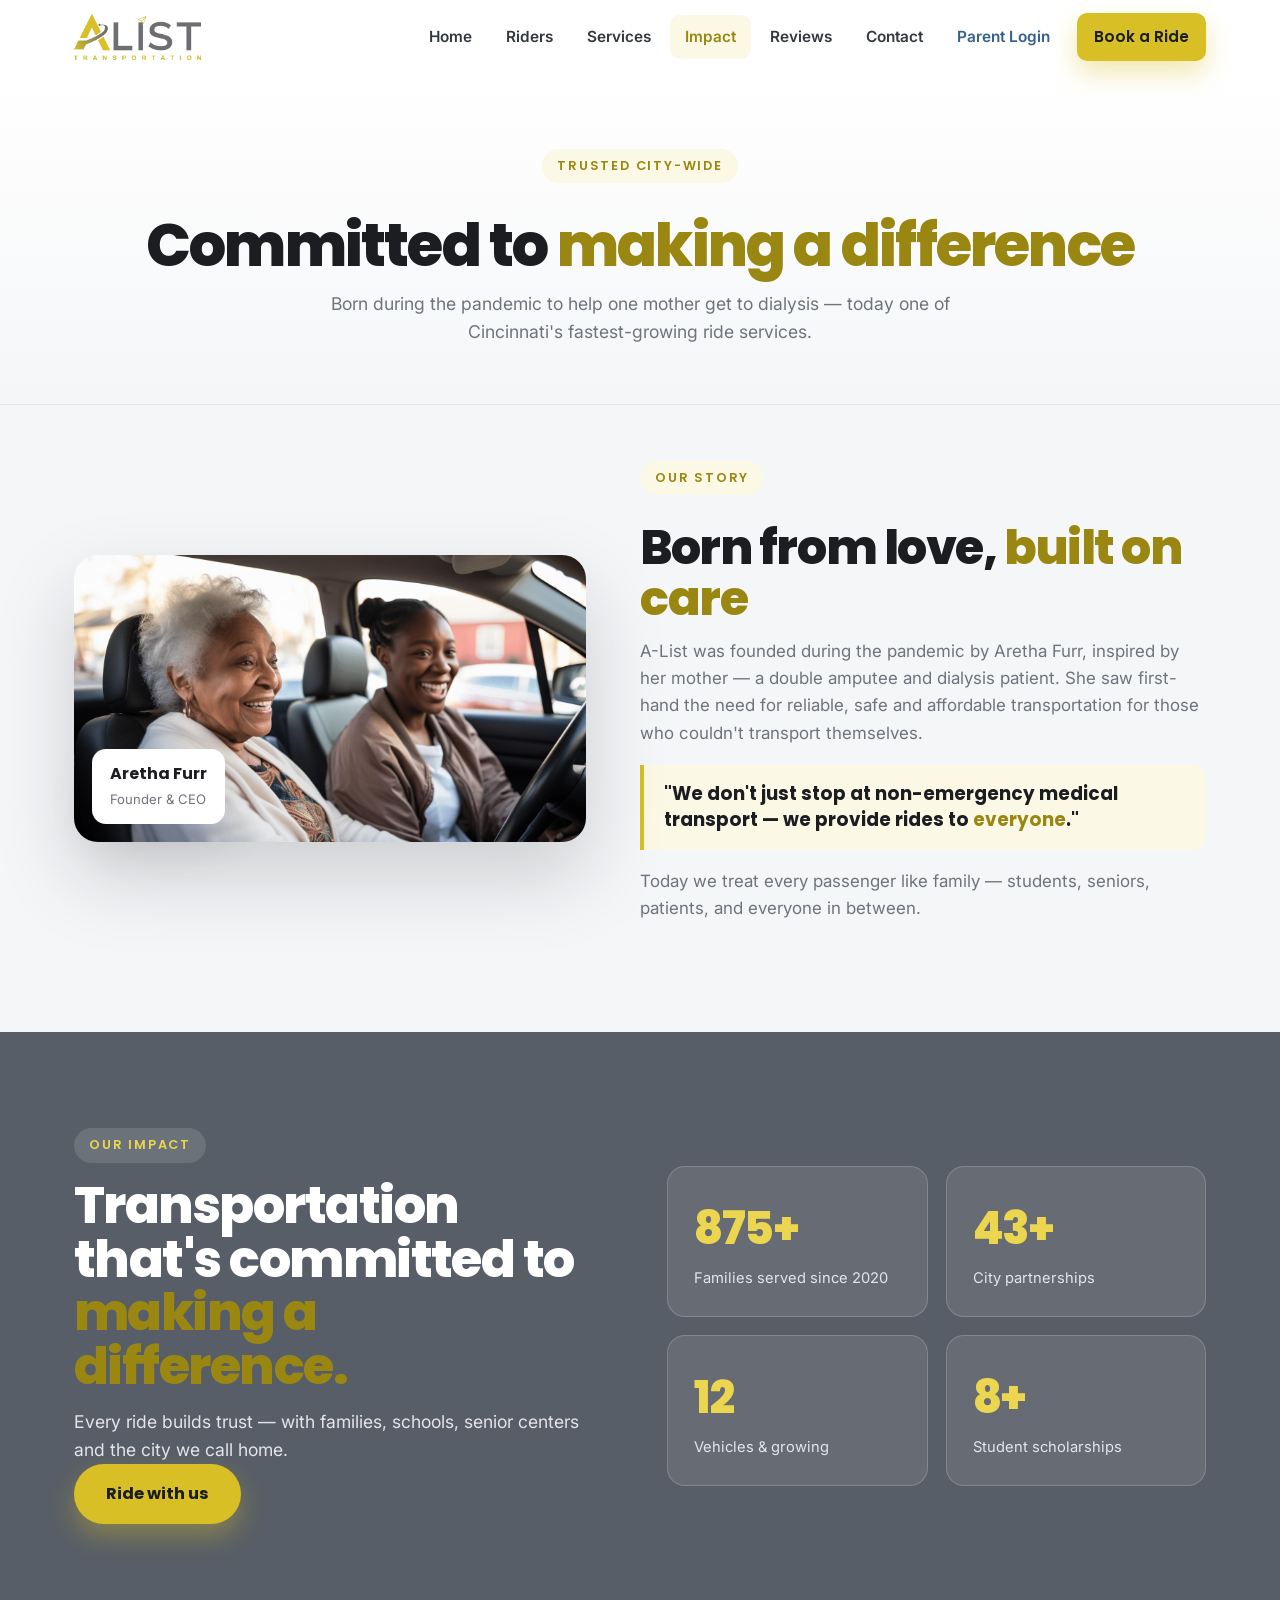
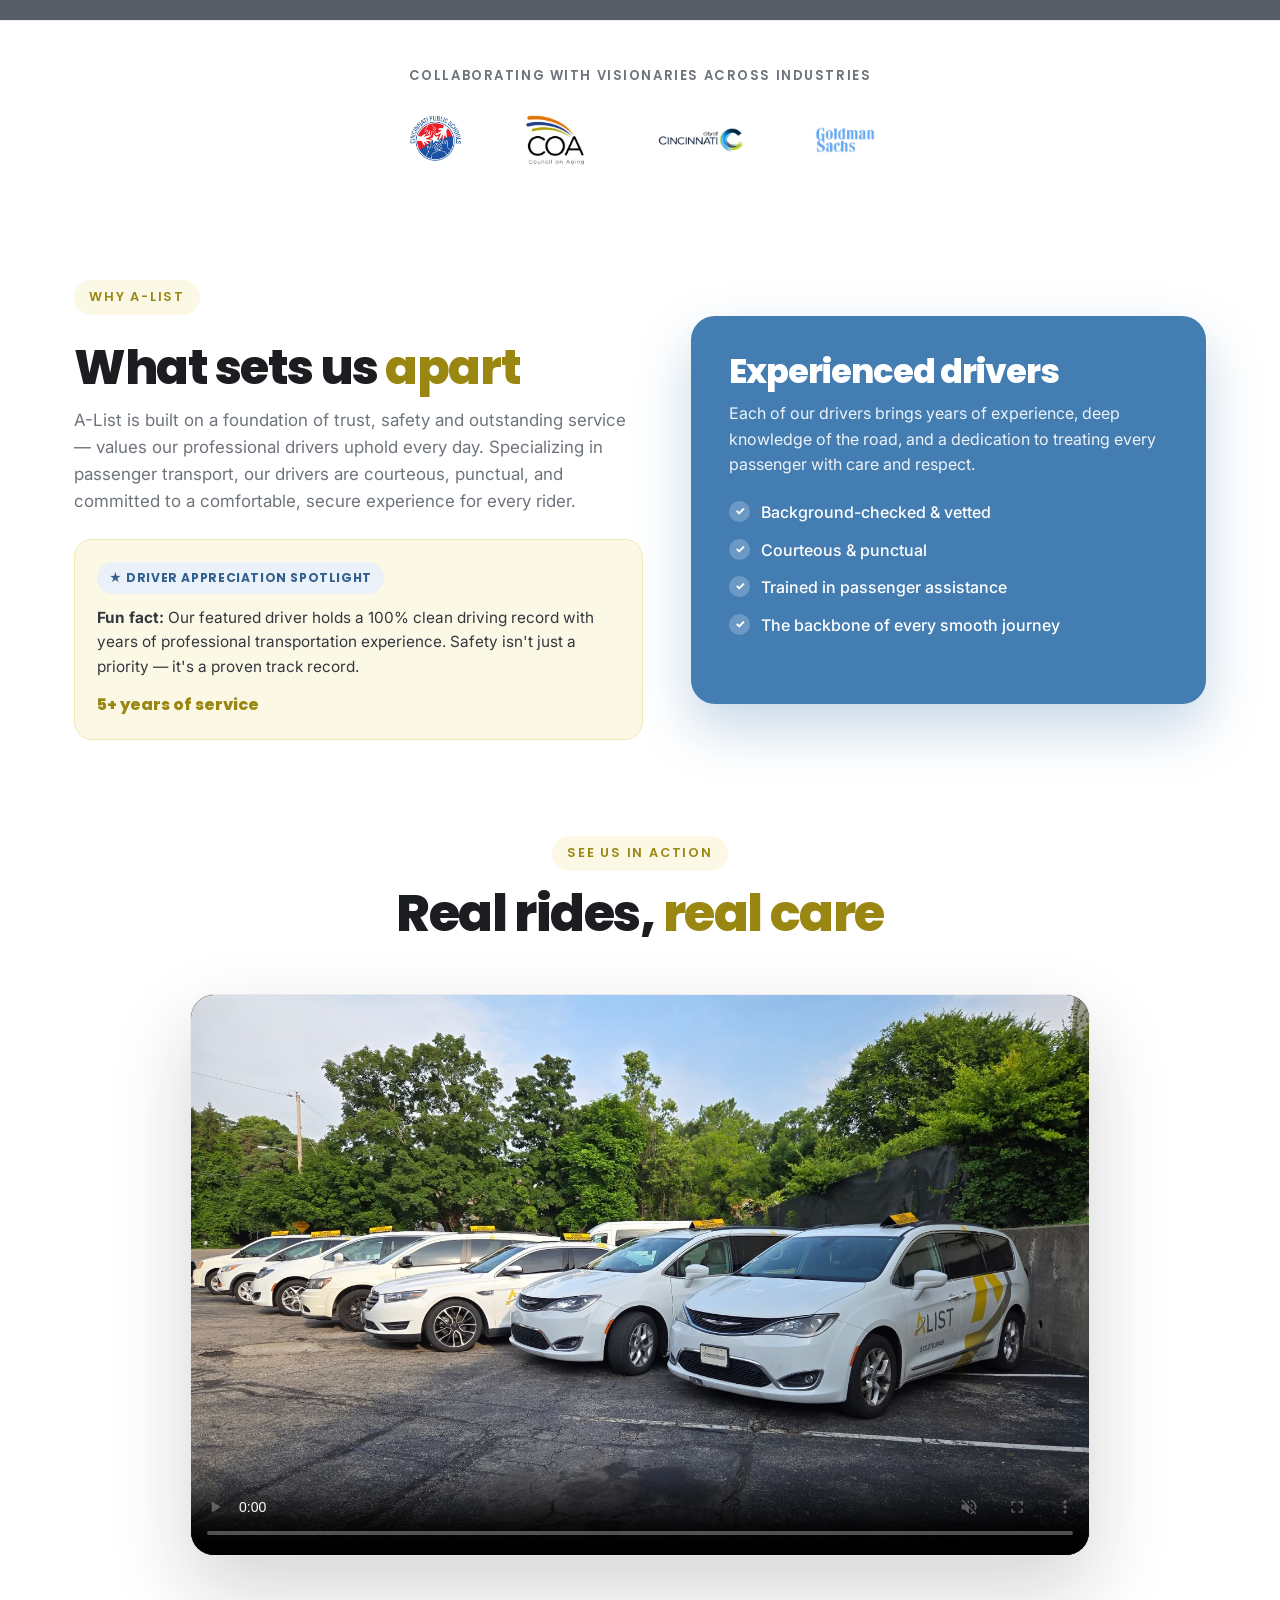
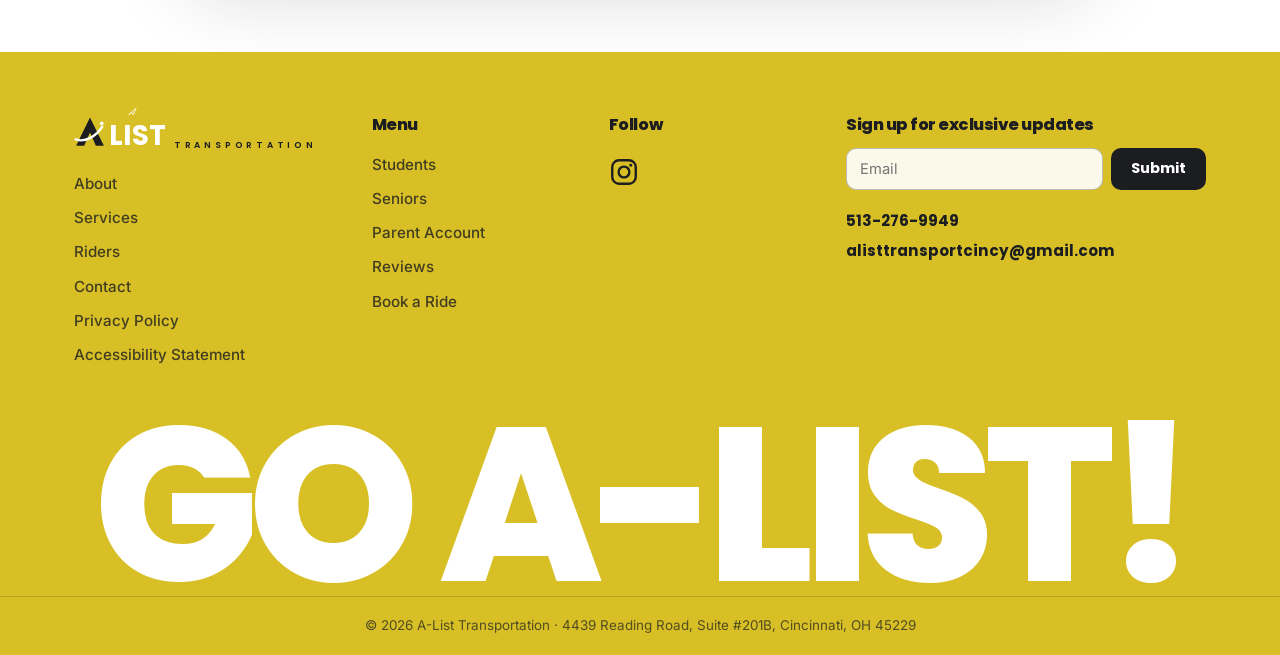
<file: impact.html>
<!DOCTYPE html>
<html lang="en">
<head>
  <meta charset="UTF-8" />
  <meta name="viewport" content="width=device-width, initial-scale=1.0" />
  <meta name="description" content="A-List Transportation impact — our story, community partnerships, experienced drivers and the difference we make across Cincinnati." />
  <title>Impact &amp; Our Story | A-List Transportation</title>
  <link rel="icon" type="image/svg+xml" href="favicon.svg" />
  <link rel="preconnect" href="https://fonts.googleapis.com" />
  <link rel="preconnect" href="https://fonts.gstatic.com" crossorigin />
  <link href="https://fonts.googleapis.com/css2?family=Inter:wght@400;500;600;700&family=Poppins:wght@500;600;700;800&display=swap" rel="stylesheet" />
  <link rel="stylesheet" href="styles.css?v=9" />
</head>
<body id="top">

  <header class="hdr" id="nav">
    <div class="wrap hdr__in">
      <a href="index.html" class="logo" aria-label="A-List Transportation"><img class="logo__img" src="images/logo.png" alt="A-List Transportation" /></a>
      <nav class="menu" id="navLinks">
        <a href="index.html">Home</a>
        <a href="riders.html">Riders</a>
        <a href="services.html">Services</a>
        <a href="impact.html" class="is-here">Impact</a>
        <a href="reviews.html">Reviews</a>
        <a href="contact.html">Contact</a>
        <a href="parent-account.html" class="menu__login">Parent Login</a>
        <a href="contact.html" class="btn btn--gold menu__cta">Book a Ride</a>
      </nav>
      <button class="burger" id="navToggle" aria-label="Menu"><span></span><span></span><span></span></button>
    </div>
  </header>

  <section class="phero">
    <div class="wrap">
      <span class="eyebrow">Trusted city-wide</span>
      <h1>Committed to <span class="g">making a difference</span></h1>
      <p>Born during the pandemic to help one mother get to dialysis — today one of Cincinnati's fastest-growing ride services.</p>
    </div>
  </section>

  <section class="section story-sec" style="padding-top:56px">
    <div class="wrap story">
      <div class="story__media reveal">
        <img src="images/founder.jpg" alt="Aretha Furr, Founder of A-List Transportation" loading="lazy" />
        <div class="story__cap"><b>Aretha Furr</b><span>Founder &amp; CEO</span></div>
      </div>
      <div class="story__copy reveal">
        <span class="eyebrow">Our story</span>
        <h2>Born from love, <span class="g">built on care</span></h2>
        <p>A-List was founded during the pandemic by Aretha Furr, inspired by her mother — a double amputee and dialysis patient. She saw first-hand the need for reliable, safe and affordable transportation for those who couldn't transport themselves.</p>
        <blockquote class="pq">"We don't just stop at non-emergency medical transport — we provide rides to <span>everyone</span>."</blockquote>
        <p>Today we treat every passenger like family — students, seniors, patients, and everyone in between.</p>
      </div>
    </div>
  </section>

  <section class="section difference" id="difference">
    <div class="wrap difference__in">
      <div class="head head--left reveal">
        <span class="eyebrow">Our impact</span>
        <h2>Transportation that's committed to <span class="g">making a difference.</span></h2>
        <p>Every ride builds trust — with families, schools, senior centers and the city we call home.</p>
        <a href="contact.html" class="btn btn--gold btn--lg">Ride with us</a>
      </div>
      <div class="statgrid reveal">
        <div class="statbox"><strong data-count="1000">1,000+</strong><span>Families served since 2020</span></div>
        <div class="statbox"><strong data-count="50">50+</strong><span>City partnerships</span></div>
        <div class="statbox"><strong data-count="14">14</strong><span>Vehicles &amp; growing</span></div>
        <div class="statbox"><strong data-count="10">10+</strong><span>Student scholarships</span></div>
      </div>
    </div>
  </section>

  <section class="partners">
    <div class="wrap">
      <p class="partners__label">Collaborating with visionaries across industries</p>
      <div class="partners__row">
        <img src="images/partner-cps.jpg" alt="Cincinnati Public Schools" loading="lazy" />
        <img src="images/partner-coa.jpg" alt="Council on Aging" loading="lazy" />
        <img src="images/partner-city.jpg" alt="City of Cincinnati" loading="lazy" />
        <img src="images/partner-gs.png" alt="Goldman Sachs 10,000 Small Businesses" loading="lazy" />
      </div>
    </div>
  </section>

  <section class="section apart-sec">
    <div class="wrap apart">
      <div class="apart__copy reveal">
        <span class="eyebrow">Why A-List</span>
        <h2>What sets us <span class="g">apart</span></h2>
        <p>A-List is built on a foundation of trust, safety and outstanding service — values our professional drivers uphold every day. Specializing in passenger transport, our drivers are courteous, punctual, and committed to a comfortable, secure experience for every rider.</p>
        <div class="spotlight">
          <span class="spotlight__badge">★ Driver Appreciation Spotlight</span>
          <p><b>Fun fact:</b> Our featured driver holds a 100% clean driving record with years of professional transportation experience. Safety isn't just a priority — it's a proven track record.</p>
          <span class="spotlight__years">5+ years of service</span>
        </div>
      </div>
      <div class="apart__card reveal">
        <h3>Experienced drivers</h3>
        <p>Each of our drivers brings years of experience, deep knowledge of the road, and a dedication to treating every passenger with care and respect.</p>
        <ul class="ticks ticks--onblue">
          <li>Background-checked &amp; vetted</li>
          <li>Courteous &amp; punctual</li>
          <li>Trained in passenger assistance</li>
          <li>The backbone of every smooth journey</li>
        </ul>
      </div>
    </div>
  </section>

  <section class="section showcase-sec" style="padding-top:0">
    <div class="wrap">
      <div class="head reveal">
        <span class="eyebrow">See us in action</span>
        <h2>Real rides, <span class="g">real care</span></h2>
      </div>
      <div class="showcase reveal"><video src="images/promo-video.mp4" autoplay muted loop playsinline controls poster="images/fleet-3.jpg"></video></div>
    </div>
  </section>

  <footer class="footer">
    <div class="wrap footer__cols">
      <div class="footer__col">
        <span class="footer__mark logo--wm">
          <span class="logo__row">
            <svg class="logo__a" viewBox="0 0 120 120" aria-hidden="true"><path d="M8 112 L60 6 L112 112 Z M60 62 L38 112 L82 112 Z" fill="#1B1D21" fill-rule="evenodd"/><path d="M6 88 C42 100 84 76 106 40" fill="none" stroke="#ffffff" stroke-width="9" stroke-linecap="round"/><circle cx="104" cy="28" r="7" fill="#ffffff"/></svg>
            <span class="logo__word logo__word--ft">L<span class="logo__ii">I<svg class="logo__plane" viewBox="0 0 24 24" aria-hidden="true"><path d="M2 21 L23 3 L15 22 L11 14 Z" fill="none" stroke="#ffffff" stroke-width="2.2" stroke-linejoin="round"/></svg></span>ST</span>
          </span>
          <span class="logo__sub logo__sub--ft">Transportation</span>
        </span>
        <a href="impact.html">About</a>
        <a href="services.html">Services</a>
        <a href="riders.html">Riders</a>
        <a href="contact.html">Contact</a>
        <a href="#">Privacy Policy</a>
        <a href="#">Accessibility Statement</a>
      </div>
      <div class="footer__col">
        <h4>Menu</h4>
        <a href="riders.html">Students</a>
        <a href="riders.html">Seniors</a>
        <a href="parent-account.html">Parent Account</a>
        <a href="reviews.html">Reviews</a>
        <a href="contact.html">Book a Ride</a>
      </div>
      <div class="footer__col">
        <h4>Follow</h4>
        <a class="footer__insta" href="https://www.instagram.com/alisttransportationcincinnati/" target="_blank" rel="noopener" aria-label="A-List Transportation on Instagram">
          <span class="footer__insta-ic"><svg viewBox="0 0 24 24" fill="none" stroke="currentColor" stroke-width="1.9" stroke-linecap="round" stroke-linejoin="round"><rect x="2.6" y="2.6" width="18.8" height="18.8" rx="5.4"/><circle cx="12" cy="12" r="4.3"/><circle cx="17.4" cy="6.6" r="1.15" fill="currentColor" stroke="none"/></svg></span>
        </a>
      </div>
      <div class="footer__col">
        <h4>Sign up for exclusive updates</h4>
        <form class="footer__news" onsubmit="return false" aria-label="Newsletter signup">
          <input type="email" placeholder="Email" aria-label="Email address" required />
          <button type="submit">Submit</button>
        </form>
        <div class="footer__reach2">
          <a href="tel:5132769949">513-276-9949</a>
          <a href="mailto:alisttransportcincy@gmail.com">alisttransportcincy@gmail.com</a>
        </div>
      </div>
    </div>
    <div class="footer__go"><span>GO A-LIST!</span></div>
    <div class="footer__base">© <span id="year">2026</span> A-List Transportation · 4439 Reading Road, Suite #201B, Cincinnati, OH 45229</div>
  </footer>

  <a href="tel:5132769949" class="fab" aria-label="Call now">📞</a>
  <script src="script.js?v=3"></script>
</body>
</html>
</file>
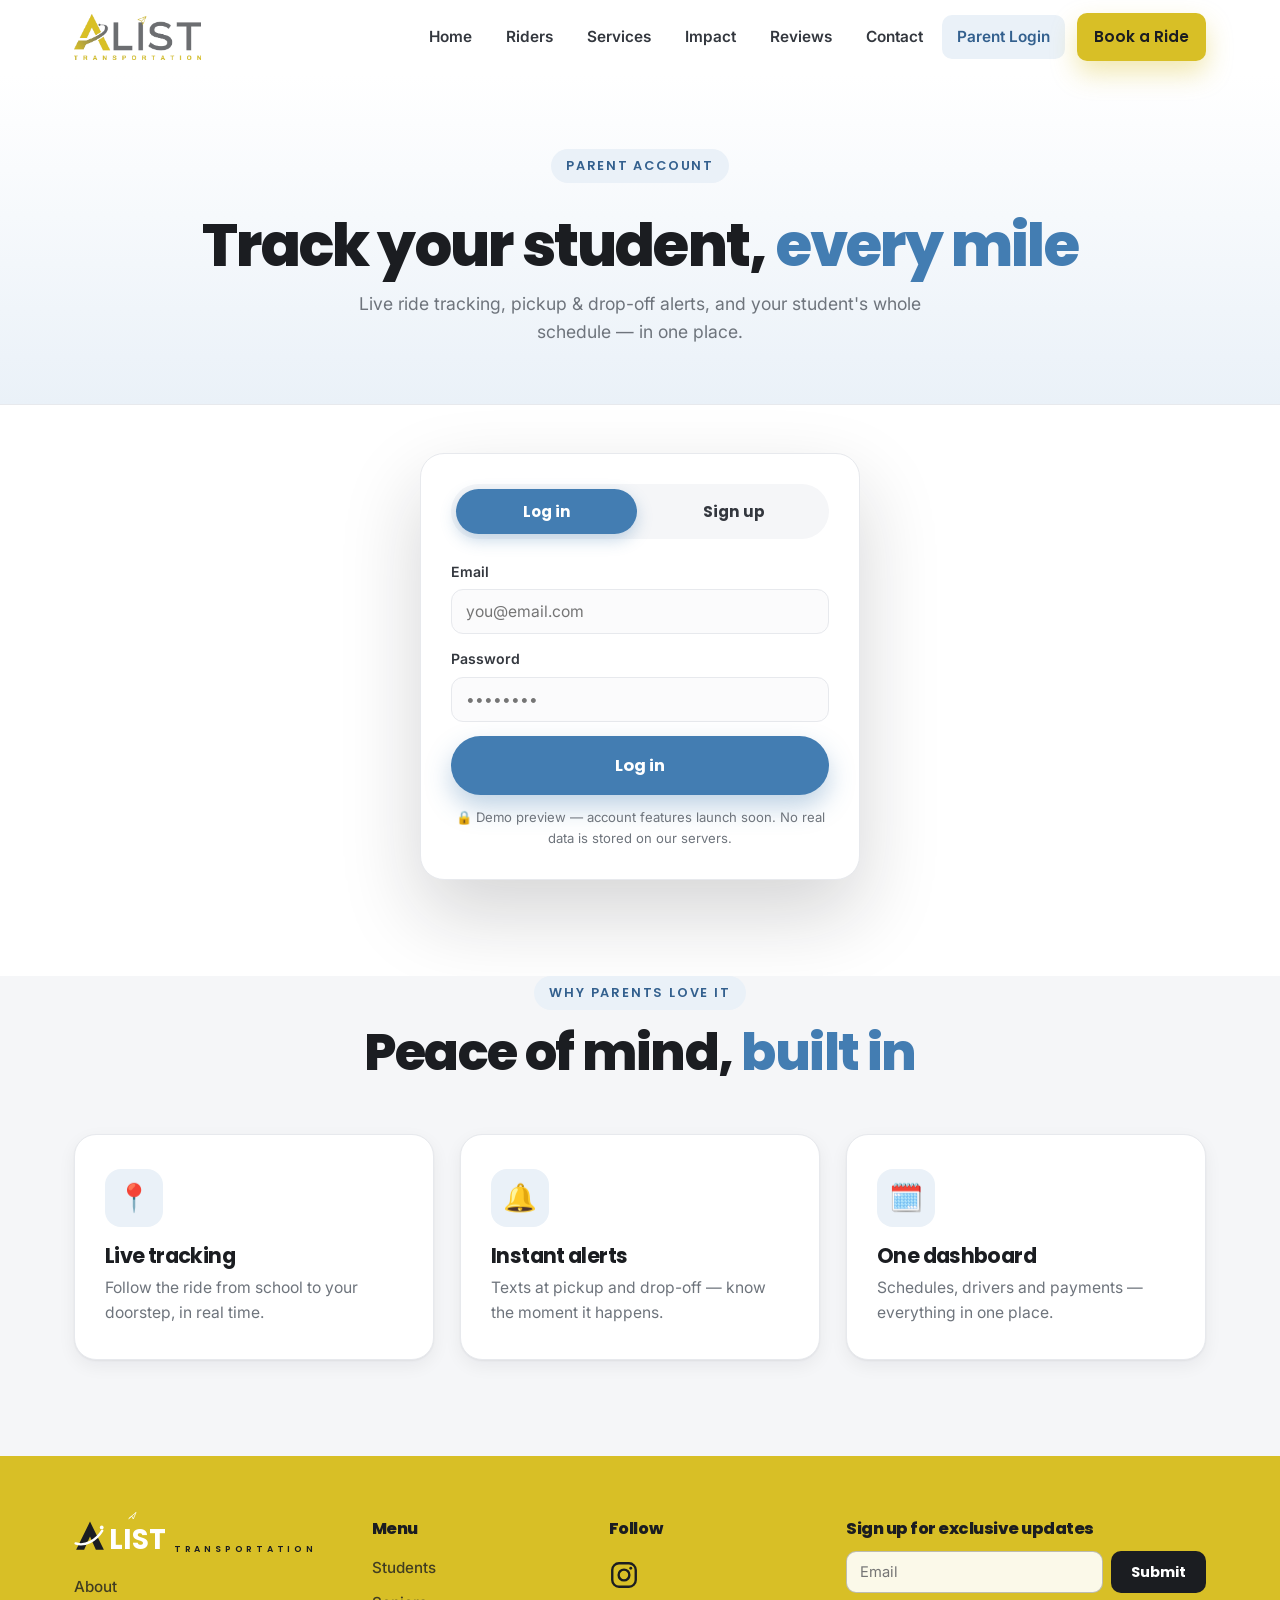
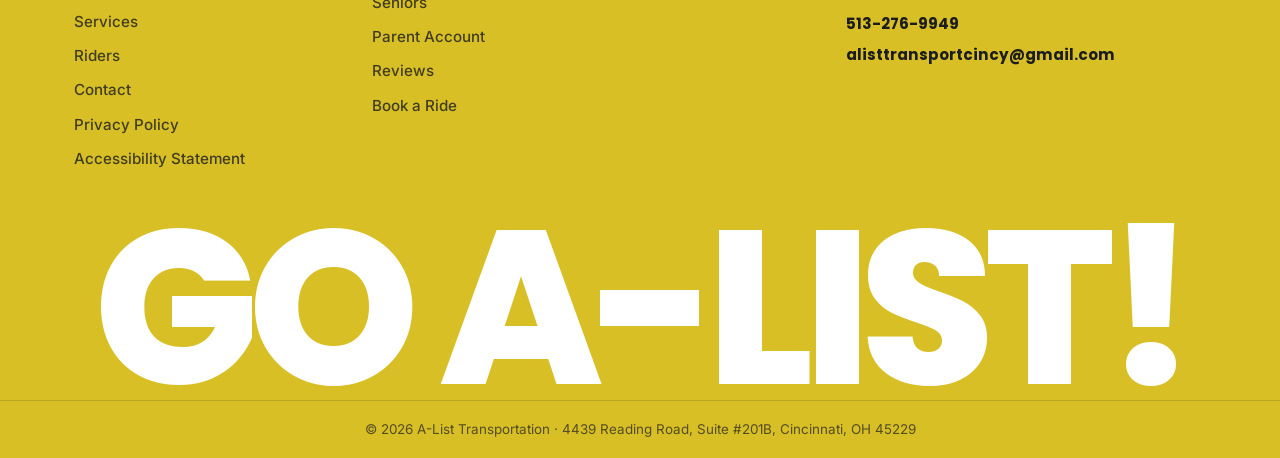
<file: parent-account.html>
<!DOCTYPE html>
<html lang="en">
<head>
  <meta charset="UTF-8" />
  <meta name="viewport" content="width=device-width, initial-scale=1.0" />
  <meta name="description" content="A-List Parent Account — log in to track your student's ride in real time, get pickup and drop-off alerts, and manage schedules." />
  <title>Parent Account — Track Your Student | A-List Transportation</title>
  <link rel="icon" type="image/svg+xml" href="favicon.svg" />
  <link rel="preconnect" href="https://fonts.googleapis.com" />
  <link rel="preconnect" href="https://fonts.gstatic.com" crossorigin />
  <link href="https://fonts.googleapis.com/css2?family=Inter:wght@400;500;600;700&family=Poppins:wght@500;600;700;800&display=swap" rel="stylesheet" />
  <link rel="stylesheet" href="styles.css?v=9" />
</head>
<body id="top">

  <header class="hdr" id="nav">
    <div class="wrap hdr__in">
      <a href="index.html" class="logo" aria-label="A-List Transportation"><img class="logo__img" src="images/logo.png" alt="A-List Transportation" /></a>
      <nav class="menu" id="navLinks">
        <a href="index.html">Home</a>
        <a href="riders.html">Riders</a>
        <a href="services.html">Services</a>
        <a href="impact.html">Impact</a>
        <a href="reviews.html">Reviews</a>
        <a href="contact.html">Contact</a>
        <a href="parent-account.html" class="menu__login is-here">Parent Login</a>
        <a href="contact.html" class="btn btn--gold menu__cta">Book a Ride</a>
      </nav>
      <button class="burger" id="navToggle" aria-label="Menu"><span></span><span></span><span></span></button>
    </div>
  </header>

  <div id="paPage">

    <section class="phero phero--blue">
      <div class="wrap">
        <span class="eyebrow eyebrow--blue">Parent Account</span>
        <h1>Track your student, <span class="bl">every mile</span></h1>
        <p>Live ride tracking, pickup &amp; drop-off alerts, and your student's whole schedule — in one place.</p>
      </div>
    </section>

    <!-- Auth (login / signup) -->
    <section class="section" id="paAuthSec" style="padding-top:48px">
      <div class="wrap">
        <div class="auth reveal" id="paAuth">
          <div class="auth__tabs">
            <button type="button" class="auth__tab is-on" id="paTabLogin">Log in</button>
            <button type="button" class="auth__tab" id="paTabSignup">Sign up</button>
          </div>
          <form id="paForm" novalidate>
            <div class="fld" id="paNameFld" style="display:none"><label for="paName">Your name</label><input id="paName" placeholder="Jane Doe" /></div>
            <div class="fld"><label for="paEmail">Email</label><input id="paEmail" type="email" placeholder="you@email.com" required /></div>
            <div class="fld"><label for="paPass">Password</label><input id="paPass" type="password" placeholder="••••••••" required /></div>
            <button type="submit" class="btn btn--blue btn--lg btn--block" id="paSubmit">Log in</button>
            <p class="book__note">🔒 Demo preview — account features launch soon. No real data is stored on our servers.</p>
          </form>
        </div>

        <!-- Dashboard (after login) -->
        <div id="paDash" hidden>
          <div class="dash__bar reveal">
            <div>
              <span class="pill-tag pill-tag--blue">Parent dashboard</span>
              <h2 class="dash__hi">Welcome, <span class="bl" id="paHello">Parent</span> 👋</h2>
            </div>
            <button type="button" class="btn btn--dark" id="paLogout">Log out</button>
          </div>

          <div class="dash">
            <div class="dcard reveal">
              <div class="track" style="border:0;box-shadow:none;padding:0">
                <div class="track__head"><span class="dot dot--live"></span> Live · Student on the way home</div>
                <div class="track__route">
                  <div class="track__stop track__stop--done"><b>Lincoln Middle School</b><span>Picked up · 3:10 PM</span></div>
                  <div class="track__line"></div>
                  <div class="track__stop track__stop--now"><b>En route · Reading Rd</b><span>ETA 3:24 PM · Van #4</span></div>
                  <div class="track__line"></div>
                  <div class="track__stop"><b>Home · 123 Maple St</b><span>Drop-off &amp; alert</span></div>
                </div>
                <div class="track__driver"><span class="avatar">M</span><div><b>Marcus T. · Van #4</b><span>Your student's driver today · ⭐ 5+ years, clean record</span></div></div>
              </div>
            </div>

            <div class="dash__side">
              <div class="dcard reveal">
                <h3 class="dcard__t">This week's schedule</h3>
                <ul class="sched">
                  <li><b>Mon–Fri</b><span>7:20 AM · Home → Lincoln Middle</span></li>
                  <li><b>Mon–Fri</b><span>3:10 PM · Lincoln Middle → Home</span></li>
                  <li><b>Wed</b><span>5:00 PM · Soccer practice → Home</span></li>
                </ul>
                <a href="contact.html" class="btn btn--blue" style="margin-top:14px">Request a change</a>
              </div>
              <div class="dcard reveal">
                <h3 class="dcard__t">Alerts</h3>
                <label class="alert-row"><input type="checkbox" checked /> Pickup confirmation (text)</label>
                <label class="alert-row"><input type="checkbox" checked /> Drop-off confirmation (text)</label>
                <label class="alert-row"><input type="checkbox" /> Driver-arriving alert (5 min before)</label>
              </div>
            </div>
          </div>
        </div>
      </div>
    </section>

    <!-- Why parent account -->
    <section class="section riders" style="padding-top:0">
      <div class="wrap">
        <div class="head reveal">
          <span class="eyebrow eyebrow--blue">Why parents love it</span>
          <h2>Peace of mind, <span class="bl">built in</span></h2>
        </div>
        <div class="grid-3">
          <article class="scard reveal"><span class="scard__ic scard__ic--blue">📍</span><h3>Live tracking</h3><p>Follow the ride from school to your doorstep, in real time.</p></article>
          <article class="scard reveal"><span class="scard__ic scard__ic--blue">🔔</span><h3>Instant alerts</h3><p>Texts at pickup and drop-off — know the moment it happens.</p></article>
          <article class="scard reveal"><span class="scard__ic scard__ic--blue">🗓️</span><h3>One dashboard</h3><p>Schedules, drivers and payments — everything in one place.</p></article>
        </div>
      </div>
    </section>
  </div>

  <footer class="footer">
    <div class="wrap footer__cols">
      <div class="footer__col">
        <span class="footer__mark logo--wm">
          <span class="logo__row">
            <svg class="logo__a" viewBox="0 0 120 120" aria-hidden="true"><path d="M8 112 L60 6 L112 112 Z M60 62 L38 112 L82 112 Z" fill="#1B1D21" fill-rule="evenodd"/><path d="M6 88 C42 100 84 76 106 40" fill="none" stroke="#ffffff" stroke-width="9" stroke-linecap="round"/><circle cx="104" cy="28" r="7" fill="#ffffff"/></svg>
            <span class="logo__word logo__word--ft">L<span class="logo__ii">I<svg class="logo__plane" viewBox="0 0 24 24" aria-hidden="true"><path d="M2 21 L23 3 L15 22 L11 14 Z" fill="none" stroke="#ffffff" stroke-width="2.2" stroke-linejoin="round"/></svg></span>ST</span>
          </span>
          <span class="logo__sub logo__sub--ft">Transportation</span>
        </span>
        <a href="impact.html">About</a>
        <a href="services.html">Services</a>
        <a href="riders.html">Riders</a>
        <a href="contact.html">Contact</a>
        <a href="#">Privacy Policy</a>
        <a href="#">Accessibility Statement</a>
      </div>
      <div class="footer__col">
        <h4>Menu</h4>
        <a href="riders.html">Students</a>
        <a href="riders.html">Seniors</a>
        <a href="parent-account.html">Parent Account</a>
        <a href="reviews.html">Reviews</a>
        <a href="contact.html">Book a Ride</a>
      </div>
      <div class="footer__col">
        <h4>Follow</h4>
        <a class="footer__insta" href="https://www.instagram.com/alisttransportationcincinnati/" target="_blank" rel="noopener" aria-label="A-List Transportation on Instagram">
          <span class="footer__insta-ic"><svg viewBox="0 0 24 24" fill="none" stroke="currentColor" stroke-width="1.9" stroke-linecap="round" stroke-linejoin="round"><rect x="2.6" y="2.6" width="18.8" height="18.8" rx="5.4"/><circle cx="12" cy="12" r="4.3"/><circle cx="17.4" cy="6.6" r="1.15" fill="currentColor" stroke="none"/></svg></span>
        </a>
      </div>
      <div class="footer__col">
        <h4>Sign up for exclusive updates</h4>
        <form class="footer__news" onsubmit="return false" aria-label="Newsletter signup">
          <input type="email" placeholder="Email" aria-label="Email address" required />
          <button type="submit">Submit</button>
        </form>
        <div class="footer__reach2">
          <a href="tel:5132769949">513-276-9949</a>
          <a href="mailto:alisttransportcincy@gmail.com">alisttransportcincy@gmail.com</a>
        </div>
      </div>
    </div>
    <div class="footer__go"><span>GO A-LIST!</span></div>
    <div class="footer__base">© <span id="year">2026</span> A-List Transportation · 4439 Reading Road, Suite #201B, Cincinnati, OH 45229</div>
  </footer>

  <a href="tel:5132769949" class="fab" aria-label="Call now">📞</a>
  <script src="script.js?v=3"></script>
</body>
</html>
</file>
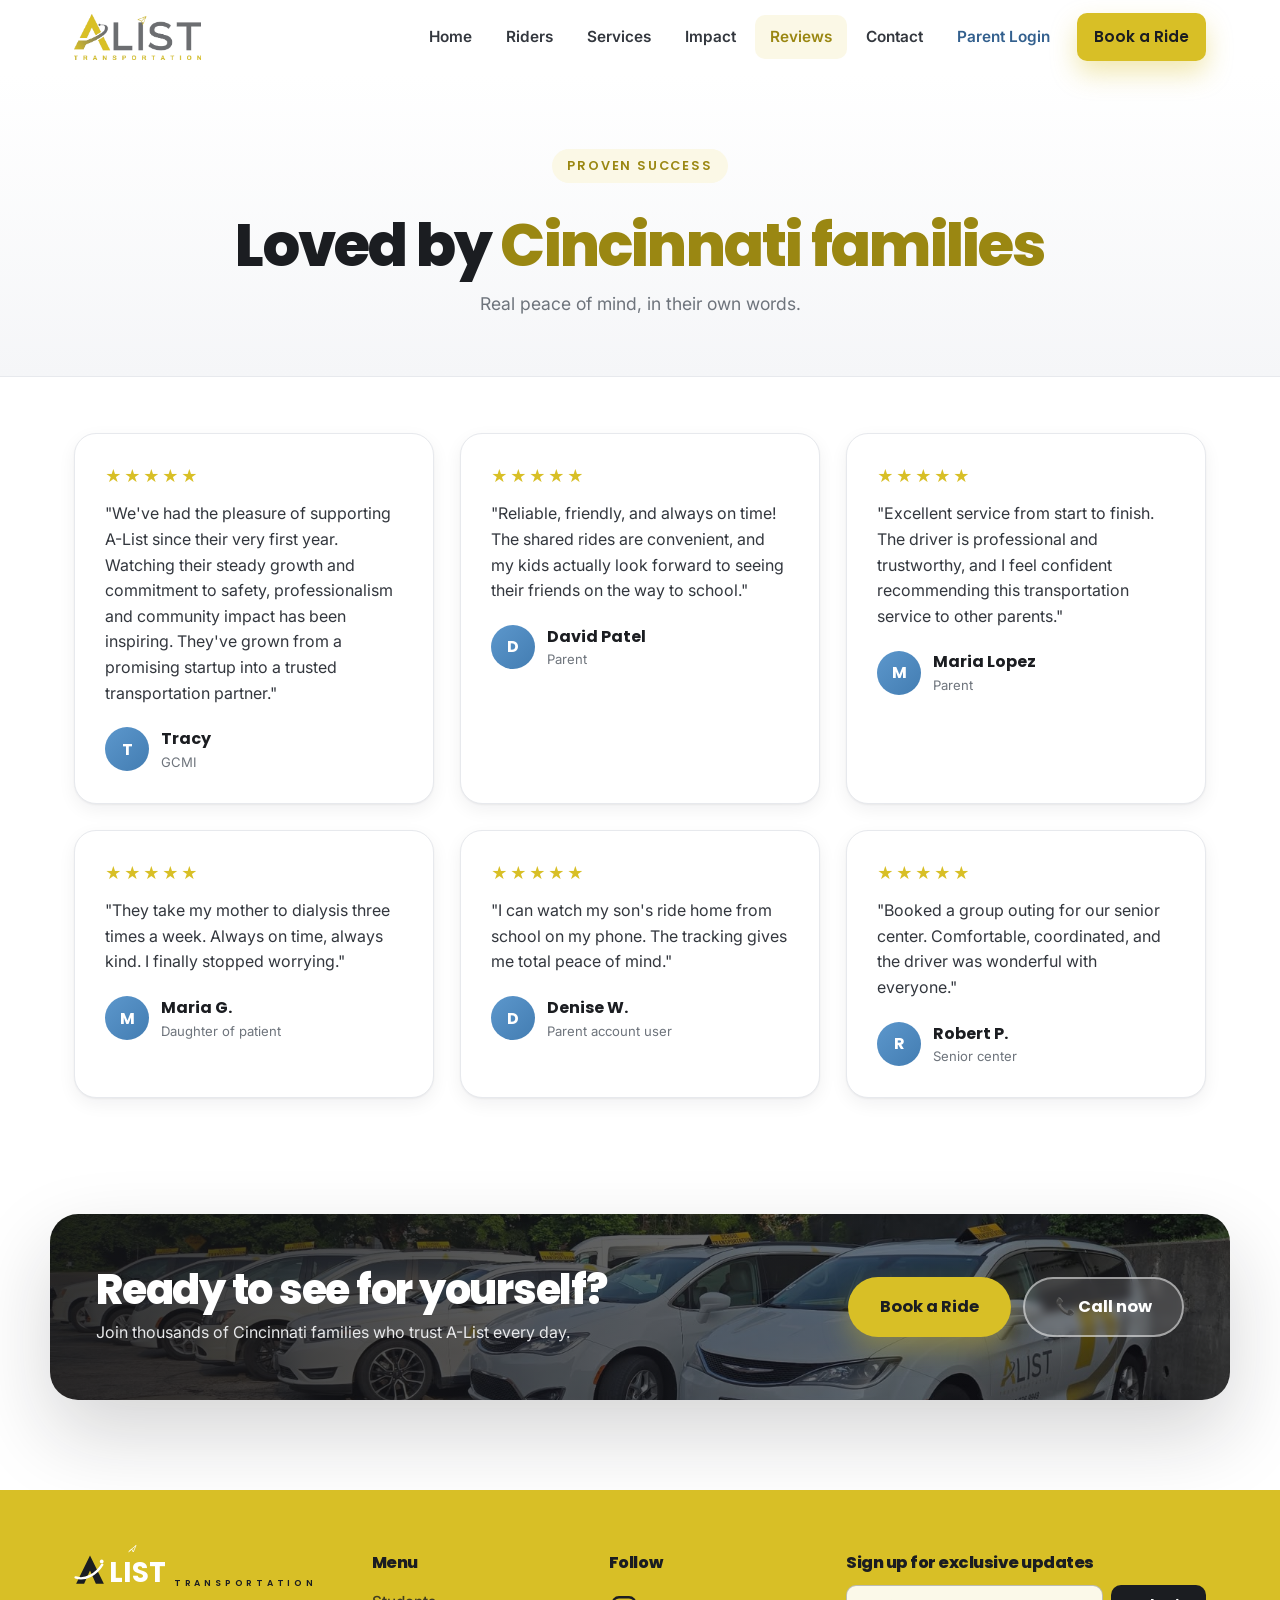
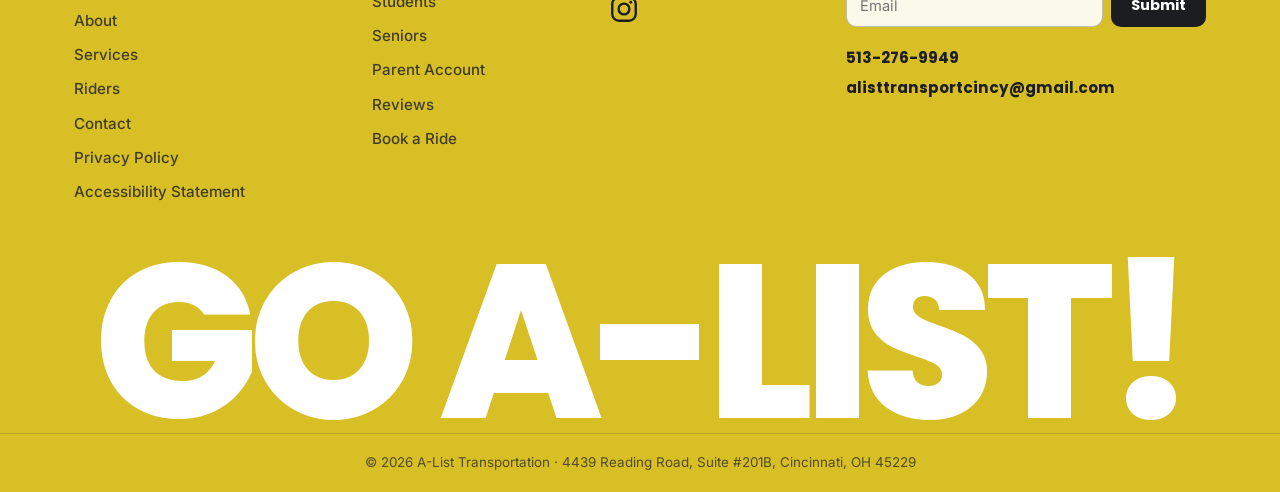
<file: reviews.html>
<!DOCTYPE html>
<html lang="en">
<head>
  <meta charset="UTF-8" />
  <meta name="viewport" content="width=device-width, initial-scale=1.0" />
  <meta name="description" content="Reviews — what Cincinnati families, parents and partners say about A-List Transportation." />
  <title>Reviews — Proven Success | A-List Transportation</title>
  <link rel="icon" type="image/svg+xml" href="favicon.svg" />
  <link rel="preconnect" href="https://fonts.googleapis.com" />
  <link rel="preconnect" href="https://fonts.gstatic.com" crossorigin />
  <link href="https://fonts.googleapis.com/css2?family=Inter:wght@400;500;600;700&family=Poppins:wght@500;600;700;800&display=swap" rel="stylesheet" />
  <link rel="stylesheet" href="styles.css?v=9" />
</head>
<body id="top">

  <header class="hdr" id="nav">
    <div class="wrap hdr__in">
      <a href="index.html" class="logo" aria-label="A-List Transportation"><img class="logo__img" src="images/logo.png" alt="A-List Transportation" /></a>
      <nav class="menu" id="navLinks">
        <a href="index.html">Home</a>
        <a href="riders.html">Riders</a>
        <a href="services.html">Services</a>
        <a href="impact.html">Impact</a>
        <a href="reviews.html" class="is-here">Reviews</a>
        <a href="contact.html">Contact</a>
        <a href="parent-account.html" class="menu__login">Parent Login</a>
        <a href="contact.html" class="btn btn--gold menu__cta">Book a Ride</a>
      </nav>
      <button class="burger" id="navToggle" aria-label="Menu"><span></span><span></span><span></span></button>
    </div>
  </header>

  <section class="phero">
    <div class="wrap">
      <span class="eyebrow">Proven success</span>
      <h1>Loved by <span class="g">Cincinnati families</span></h1>
      <p>Real peace of mind, in their own words.</p>
    </div>
  </section>

  <section class="section reviews" style="padding-top:56px">
    <div class="wrap">
      <div class="grid-3">
        <figure class="rev reveal"><div class="rev__stars">★★★★★</div><blockquote>"We've had the pleasure of supporting A-List since their very first year. Watching their steady growth and commitment to safety, professionalism and community impact has been inspiring. They've grown from a promising startup into a trusted transportation partner."</blockquote><figcaption><span class="avatar">T</span><div><b>Tracy</b><small>GCMI</small></div></figcaption></figure>
        <figure class="rev reveal"><div class="rev__stars">★★★★★</div><blockquote>"Reliable, friendly, and always on time! The shared rides are convenient, and my kids actually look forward to seeing their friends on the way to school."</blockquote><figcaption><span class="avatar">D</span><div><b>David Patel</b><small>Parent</small></div></figcaption></figure>
        <figure class="rev reveal"><div class="rev__stars">★★★★★</div><blockquote>"Excellent service from start to finish. The driver is professional and trustworthy, and I feel confident recommending this transportation service to other parents."</blockquote><figcaption><span class="avatar">M</span><div><b>Maria Lopez</b><small>Parent</small></div></figcaption></figure>
        <figure class="rev reveal"><div class="rev__stars">★★★★★</div><blockquote>"They take my mother to dialysis three times a week. Always on time, always kind. I finally stopped worrying."</blockquote><figcaption><span class="avatar">M</span><div><b>Maria G.</b><small>Daughter of patient</small></div></figcaption></figure>
        <figure class="rev reveal"><div class="rev__stars">★★★★★</div><blockquote>"I can watch my son's ride home from school on my phone. The tracking gives me total peace of mind."</blockquote><figcaption><span class="avatar">D</span><div><b>Denise W.</b><small>Parent account user</small></div></figcaption></figure>
        <figure class="rev reveal"><div class="rev__stars">★★★★★</div><blockquote>"Booked a group outing for our senior center. Comfortable, coordinated, and the driver was wonderful with everyone."</blockquote><figcaption><span class="avatar">R</span><div><b>Robert P.</b><small>Senior center</small></div></figcaption></figure>
      </div>
    </div>
  </section>

  <section class="cta-sec">
    <div class="wrap cta reveal">
      <div class="cta__copy">
        <h2>Ready to see for yourself?</h2>
        <p>Join thousands of Cincinnati families who trust A-List every day.</p>
      </div>
      <div class="cta__btns">
        <a href="contact.html" class="btn btn--gold btn--lg">Book a Ride</a>
        <a href="tel:5132769949" class="btn btn--light btn--lg">📞 Call now</a>
      </div>
    </div>
  </section>

  <footer class="footer">
    <div class="wrap footer__cols">
      <div class="footer__col">
        <span class="footer__mark logo--wm">
          <span class="logo__row">
            <svg class="logo__a" viewBox="0 0 120 120" aria-hidden="true"><path d="M8 112 L60 6 L112 112 Z M60 62 L38 112 L82 112 Z" fill="#1B1D21" fill-rule="evenodd"/><path d="M6 88 C42 100 84 76 106 40" fill="none" stroke="#ffffff" stroke-width="9" stroke-linecap="round"/><circle cx="104" cy="28" r="7" fill="#ffffff"/></svg>
            <span class="logo__word logo__word--ft">L<span class="logo__ii">I<svg class="logo__plane" viewBox="0 0 24 24" aria-hidden="true"><path d="M2 21 L23 3 L15 22 L11 14 Z" fill="none" stroke="#ffffff" stroke-width="2.2" stroke-linejoin="round"/></svg></span>ST</span>
          </span>
          <span class="logo__sub logo__sub--ft">Transportation</span>
        </span>
        <a href="impact.html">About</a>
        <a href="services.html">Services</a>
        <a href="riders.html">Riders</a>
        <a href="contact.html">Contact</a>
        <a href="#">Privacy Policy</a>
        <a href="#">Accessibility Statement</a>
      </div>
      <div class="footer__col">
        <h4>Menu</h4>
        <a href="riders.html">Students</a>
        <a href="riders.html">Seniors</a>
        <a href="parent-account.html">Parent Account</a>
        <a href="reviews.html">Reviews</a>
        <a href="contact.html">Book a Ride</a>
      </div>
      <div class="footer__col">
        <h4>Follow</h4>
        <a class="footer__insta" href="https://www.instagram.com/alisttransportationcincinnati/" target="_blank" rel="noopener" aria-label="A-List Transportation on Instagram">
          <span class="footer__insta-ic"><svg viewBox="0 0 24 24" fill="none" stroke="currentColor" stroke-width="1.9" stroke-linecap="round" stroke-linejoin="round"><rect x="2.6" y="2.6" width="18.8" height="18.8" rx="5.4"/><circle cx="12" cy="12" r="4.3"/><circle cx="17.4" cy="6.6" r="1.15" fill="currentColor" stroke="none"/></svg></span>
        </a>
      </div>
      <div class="footer__col">
        <h4>Sign up for exclusive updates</h4>
        <form class="footer__news" onsubmit="return false" aria-label="Newsletter signup">
          <input type="email" placeholder="Email" aria-label="Email address" required />
          <button type="submit">Submit</button>
        </form>
        <div class="footer__reach2">
          <a href="tel:5132769949">513-276-9949</a>
          <a href="mailto:alisttransportcincy@gmail.com">alisttransportcincy@gmail.com</a>
        </div>
      </div>
    </div>
    <div class="footer__go"><span>GO A-LIST!</span></div>
    <div class="footer__base">© <span id="year">2026</span> A-List Transportation · 4439 Reading Road, Suite #201B, Cincinnati, OH 45229</div>
  </footer>

  <a href="tel:5132769949" class="fab" aria-label="Call now">📞</a>
  <script src="script.js?v=3"></script>
</body>
</html>
</file>
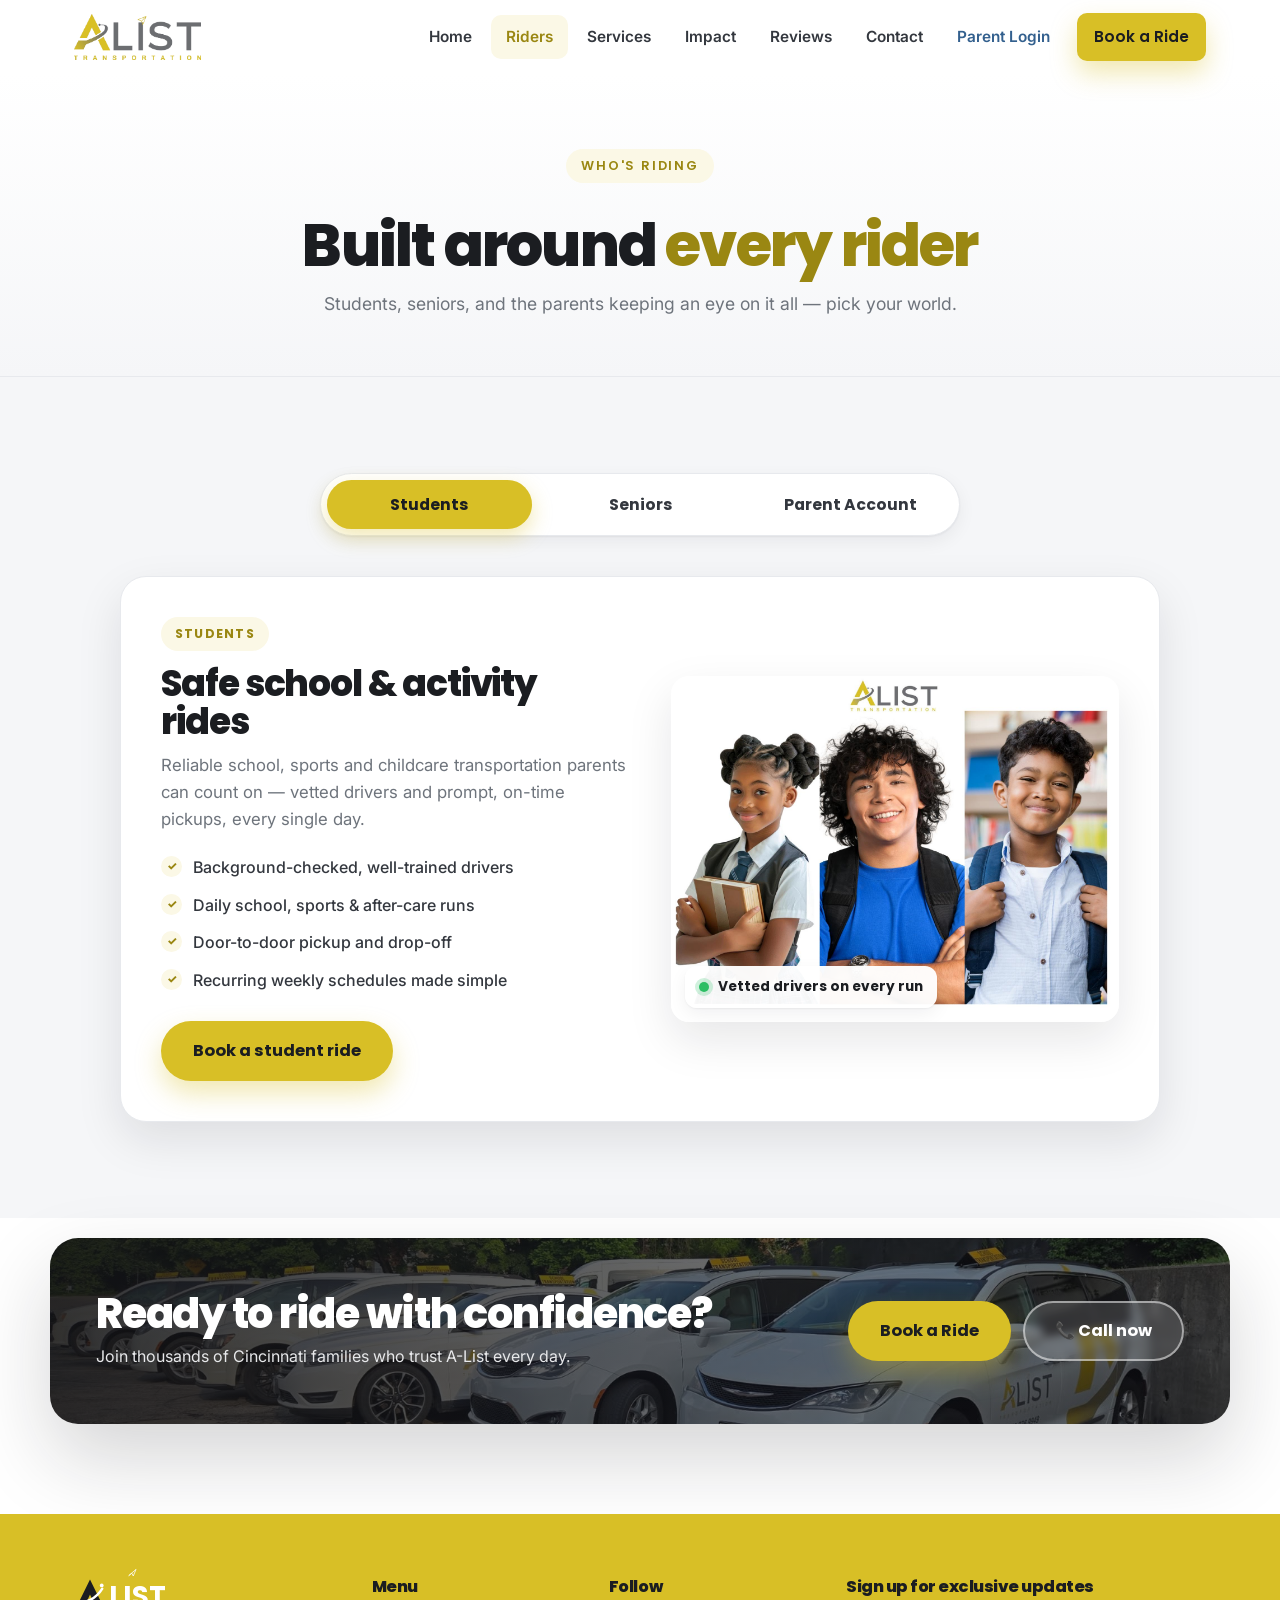
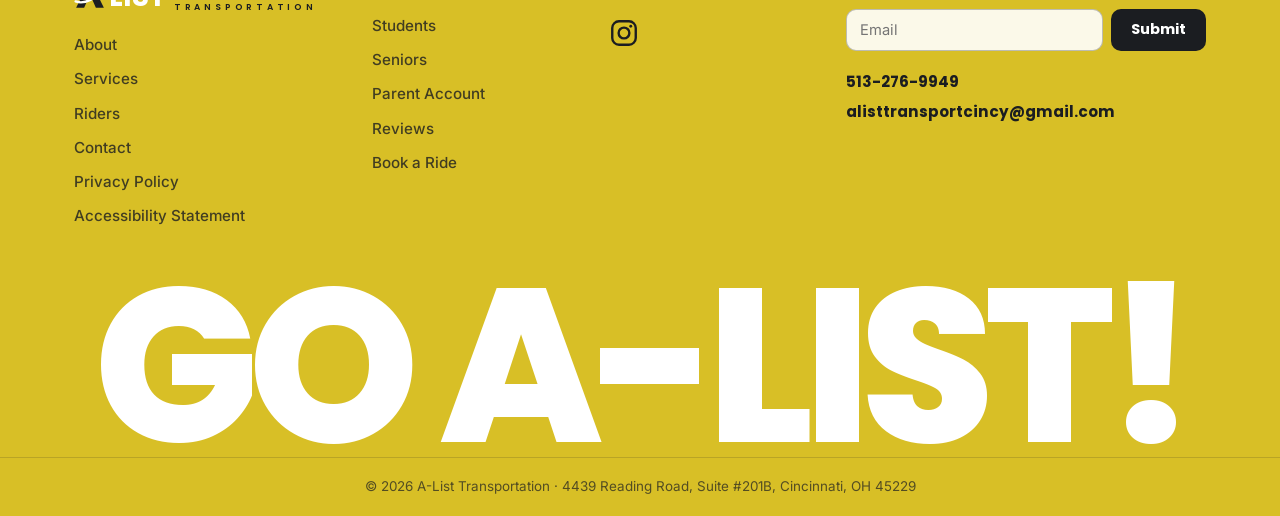
<file: riders.html>
<!DOCTYPE html>
<html lang="en">
<head>
  <meta charset="UTF-8" />
  <meta name="viewport" content="width=device-width, initial-scale=1.0" />
  <meta name="description" content="A-List Transportation riders — safe rides for students, caring senior transport, and a parent account to track your student in real time." />
  <title>Riders — Students, Seniors &amp; Parents | A-List Transportation</title>
  <link rel="icon" type="image/svg+xml" href="favicon.svg" />
  <link rel="preconnect" href="https://fonts.googleapis.com" />
  <link rel="preconnect" href="https://fonts.gstatic.com" crossorigin />
  <link href="https://fonts.googleapis.com/css2?family=Inter:wght@400;500;600;700&family=Poppins:wght@500;600;700;800&display=swap" rel="stylesheet" />
  <link rel="stylesheet" href="styles.css?v=9" />
</head>
<body id="top">

  <header class="hdr" id="nav">
    <div class="wrap hdr__in">
      <a href="index.html" class="logo" aria-label="A-List Transportation"><img class="logo__img" src="images/logo.png" alt="A-List Transportation" /></a>
      <nav class="menu" id="navLinks">
        <a href="index.html">Home</a>
        <a href="riders.html" class="is-here">Riders</a>
        <a href="services.html">Services</a>
        <a href="impact.html">Impact</a>
        <a href="reviews.html">Reviews</a>
        <a href="contact.html">Contact</a>
        <a href="parent-account.html" class="menu__login">Parent Login</a>
        <a href="contact.html" class="btn btn--gold menu__cta">Book a Ride</a>
      </nav>
      <button class="burger" id="navToggle" aria-label="Menu"><span></span><span></span><span></span></button>
    </div>
  </header>

  <section class="phero">
    <div class="wrap">
      <span class="eyebrow">Who's riding</span>
      <h1>Built around <span class="g">every rider</span></h1>
      <p>Students, seniors, and the parents keeping an eye on it all — pick your world.</p>
    </div>
  </section>

  <section class="section riders" id="riders">
    <div class="wrap">
      <div class="tabs reveal">
        <div class="tabs__nav" role="tablist" aria-label="Rider types">
          <button class="tabs__btn" id="tab-students" role="tab" aria-selected="true" aria-controls="panel-students">Students</button>
          <button class="tabs__btn" id="tab-seniors" role="tab" aria-selected="false" aria-controls="panel-seniors" tabindex="-1">Seniors</button>
          <button class="tabs__btn tabs__btn--blue" id="tab-parent" role="tab" aria-selected="false" aria-controls="panel-parent" tabindex="-1">Parent Account</button>
        </div>

        <div class="tabs__panel is-active" id="panel-students" role="tabpanel" aria-labelledby="tab-students">
          <div class="rider">
            <div class="rider__copy">
              <span class="pill-tag">Students</span>
              <h3>Safe school &amp; activity rides</h3>
              <p>Reliable school, sports and childcare transportation parents can count on — vetted drivers and prompt, on-time pickups, every single day.</p>
              <ul class="ticks">
                <li>Background-checked, well-trained drivers</li>
                <li>Daily school, sports &amp; after-care runs</li>
                <li>Door-to-door pickup and drop-off</li>
                <li>Recurring weekly schedules made simple</li>
              </ul>
              <a href="contact.html" class="btn btn--gold btn--lg">Book a student ride</a>
            </div>
            <figure class="rider__img">
              <img src="images/students.jpg" alt="Students riding safely with A-List" loading="lazy" />
              <figcaption><span class="dot"></span> Vetted drivers on every run</figcaption>
            </figure>
          </div>
        </div>

        <div class="tabs__panel" id="panel-seniors" role="tabpanel" aria-labelledby="tab-seniors" hidden>
          <div class="rider">
            <div class="rider__copy">
              <span class="pill-tag">Seniors</span>
              <h3>Caring senior &amp; companion care</h3>
              <p>Patient, friendly transportation for seniors — with a companion by their side and hands-on help from the front door to the destination and back.</p>
              <ul class="ticks">
                <li>Assisted &amp; independent living transport</li>
                <li>Dialysis, medical &amp; appointment rides</li>
                <li>Senior centers &amp; adult day services</li>
                <li>Door-to-door companion assistance</li>
              </ul>
              <a href="contact.html" class="btn btn--gold btn--lg">Book a senior ride</a>
            </div>
            <figure class="rider__img">
              <img src="images/senior-care.jpg" alt="A-List caring for a senior passenger" loading="lazy" />
              <figcaption><span class="dot"></span> Companion on every trip</figcaption>
            </figure>
          </div>
        </div>

        <div class="tabs__panel" id="panel-parent" role="tabpanel" aria-labelledby="tab-parent" hidden>
          <div class="rider rider--blue">
            <div class="rider__copy">
              <span class="pill-tag pill-tag--blue">Parent Account</span>
              <h3>Track your student in real time</h3>
              <p>Create a free parent account to follow every ride live — see pickups and drop-offs the moment they happen, get arrival alerts, and manage your child's whole schedule in one place.</p>
              <ul class="ticks ticks--blue">
                <li>Live ride tracking from school to home</li>
                <li>Pickup &amp; drop-off text alerts</li>
                <li>Know your driver before they arrive</li>
                <li>Manage recurring rides &amp; payments</li>
              </ul>
              <a href="parent-account.html" class="btn btn--blue btn--lg">Create a parent account</a>
            </div>
            <div class="track">
              <div class="track__head"><span class="dot dot--live"></span> Live · Student on the way home</div>
              <div class="track__route">
                <div class="track__stop track__stop--done"><b>Lincoln Middle School</b><span>Picked up · 3:10 PM</span></div>
                <div class="track__line"></div>
                <div class="track__stop track__stop--now"><b>En route</b><span>ETA 3:24 PM · Van #4</span></div>
                <div class="track__line"></div>
                <div class="track__stop"><b>Home · 123 Maple St</b><span>Drop-off &amp; alert</span></div>
              </div>
              <div class="track__driver"><span class="avatar">M</span><div><b>Marcus T. · Van #4</b><span>Your student's driver today</span></div></div>
            </div>
          </div>
        </div>
      </div>
    </div>
  </section>

  <section class="cta-sec">
    <div class="wrap cta reveal">
      <div class="cta__copy">
        <h2>Ready to ride with confidence?</h2>
        <p>Join thousands of Cincinnati families who trust A-List every day.</p>
      </div>
      <div class="cta__btns">
        <a href="contact.html" class="btn btn--gold btn--lg">Book a Ride</a>
        <a href="tel:5132769949" class="btn btn--light btn--lg">📞 Call now</a>
      </div>
    </div>
  </section>

  <footer class="footer">
    <div class="wrap footer__cols">
      <div class="footer__col">
        <span class="footer__mark logo--wm">
          <span class="logo__row">
            <svg class="logo__a" viewBox="0 0 120 120" aria-hidden="true"><path d="M8 112 L60 6 L112 112 Z M60 62 L38 112 L82 112 Z" fill="#1B1D21" fill-rule="evenodd"/><path d="M6 88 C42 100 84 76 106 40" fill="none" stroke="#ffffff" stroke-width="9" stroke-linecap="round"/><circle cx="104" cy="28" r="7" fill="#ffffff"/></svg>
            <span class="logo__word logo__word--ft">L<span class="logo__ii">I<svg class="logo__plane" viewBox="0 0 24 24" aria-hidden="true"><path d="M2 21 L23 3 L15 22 L11 14 Z" fill="none" stroke="#ffffff" stroke-width="2.2" stroke-linejoin="round"/></svg></span>ST</span>
          </span>
          <span class="logo__sub logo__sub--ft">Transportation</span>
        </span>
        <a href="impact.html">About</a>
        <a href="services.html">Services</a>
        <a href="riders.html">Riders</a>
        <a href="contact.html">Contact</a>
        <a href="#">Privacy Policy</a>
        <a href="#">Accessibility Statement</a>
      </div>
      <div class="footer__col">
        <h4>Menu</h4>
        <a href="riders.html">Students</a>
        <a href="riders.html">Seniors</a>
        <a href="parent-account.html">Parent Account</a>
        <a href="reviews.html">Reviews</a>
        <a href="contact.html">Book a Ride</a>
      </div>
      <div class="footer__col">
        <h4>Follow</h4>
        <a class="footer__insta" href="https://www.instagram.com/alisttransportationcincinnati/" target="_blank" rel="noopener" aria-label="A-List Transportation on Instagram">
          <span class="footer__insta-ic"><svg viewBox="0 0 24 24" fill="none" stroke="currentColor" stroke-width="1.9" stroke-linecap="round" stroke-linejoin="round"><rect x="2.6" y="2.6" width="18.8" height="18.8" rx="5.4"/><circle cx="12" cy="12" r="4.3"/><circle cx="17.4" cy="6.6" r="1.15" fill="currentColor" stroke="none"/></svg></span>
        </a>
      </div>
      <div class="footer__col">
        <h4>Sign up for exclusive updates</h4>
        <form class="footer__news" onsubmit="return false" aria-label="Newsletter signup">
          <input type="email" placeholder="Email" aria-label="Email address" required />
          <button type="submit">Submit</button>
        </form>
        <div class="footer__reach2">
          <a href="tel:5132769949">513-276-9949</a>
          <a href="mailto:alisttransportcincy@gmail.com">alisttransportcincy@gmail.com</a>
        </div>
      </div>
    </div>
    <div class="footer__go"><span>GO A-LIST!</span></div>
    <div class="footer__base">© <span id="year">2026</span> A-List Transportation · 4439 Reading Road, Suite #201B, Cincinnati, OH 45229</div>
  </footer>

  <a href="tel:5132769949" class="fab" aria-label="Call now">📞</a>
  <script src="script.js?v=3"></script>
</body>
</html>
</file>
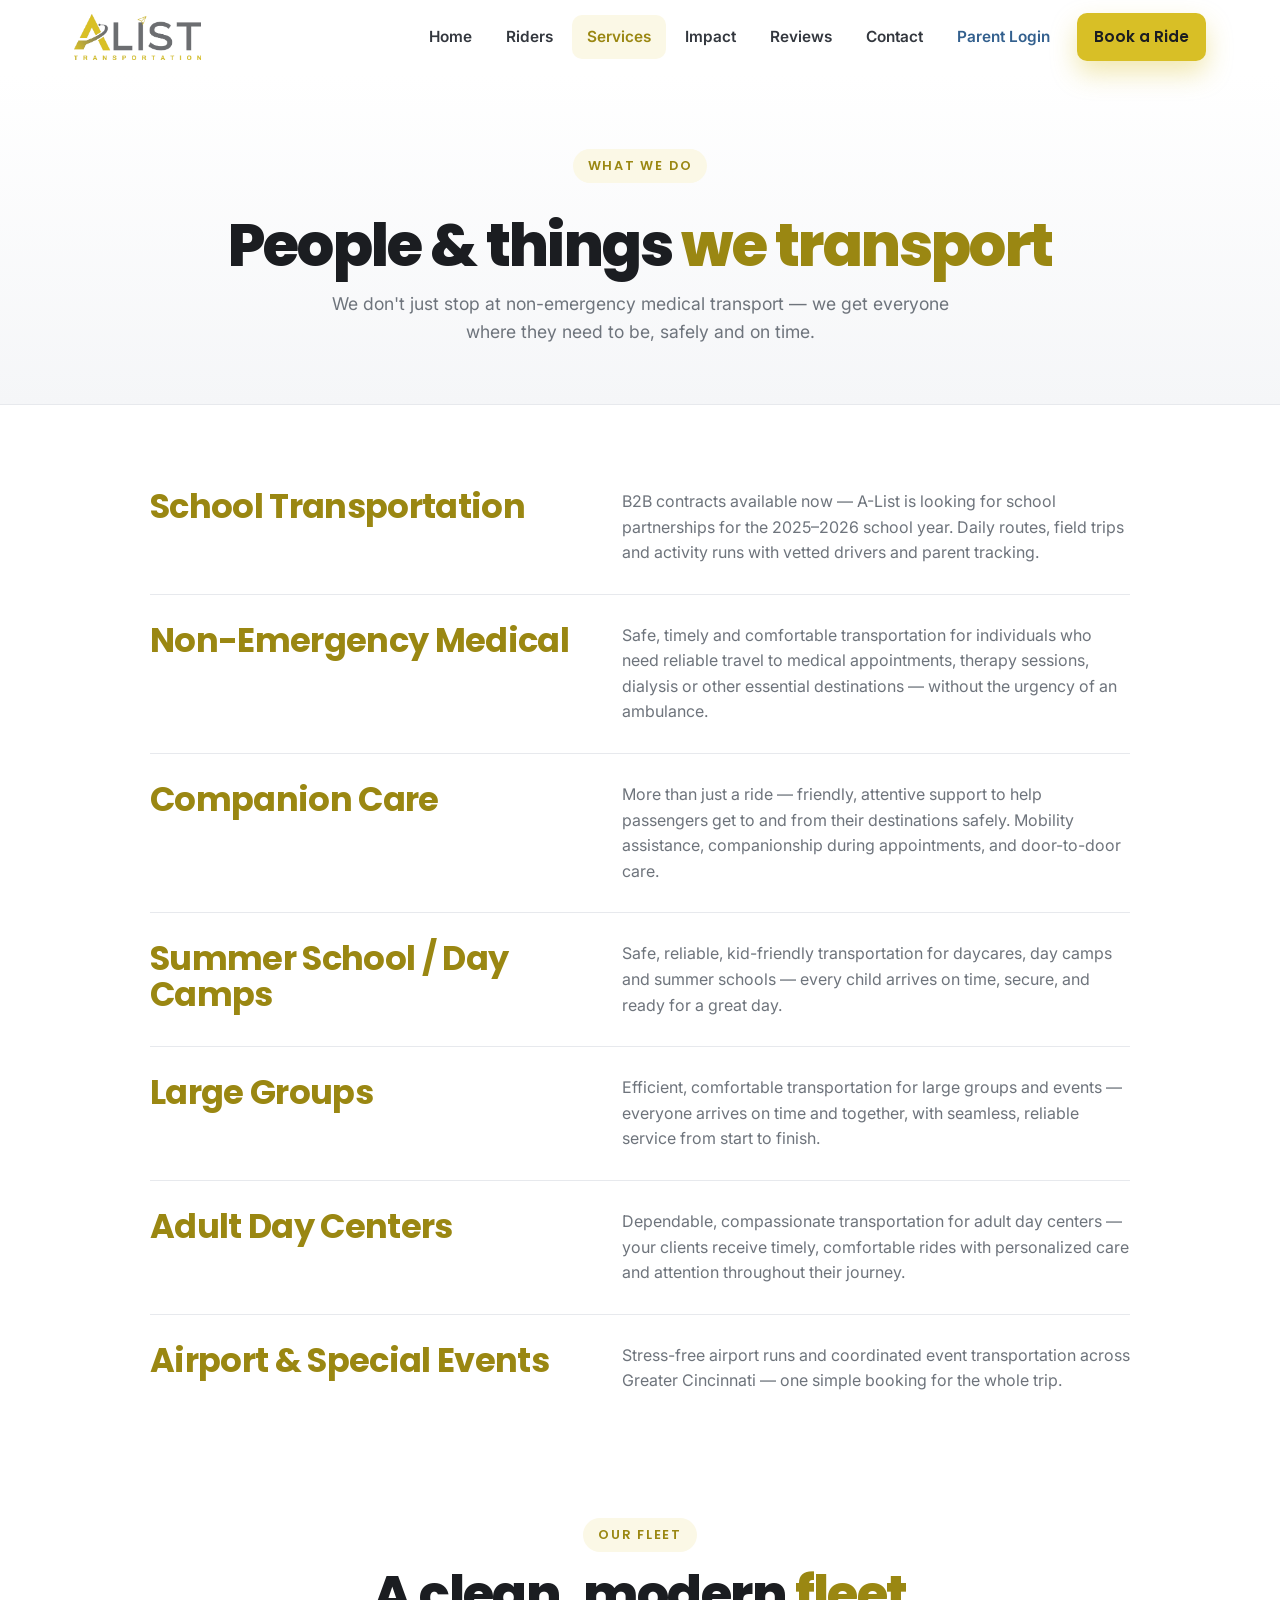
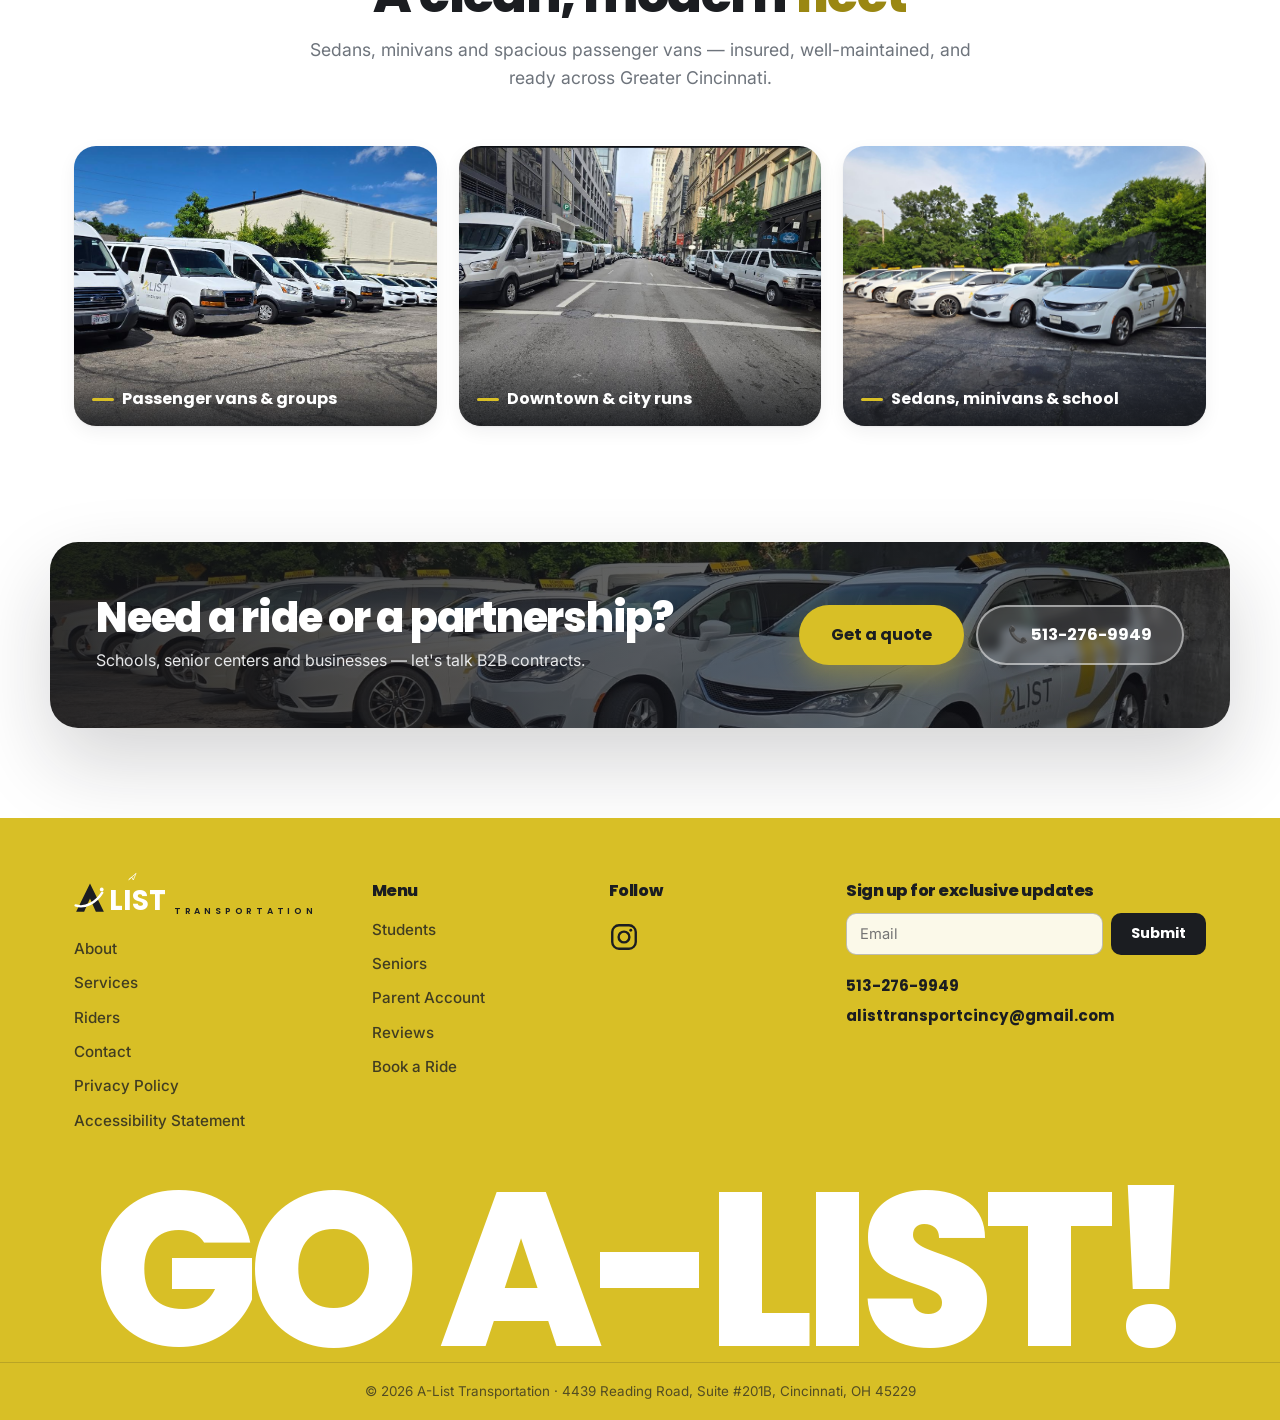
<file: services.html>
<!DOCTYPE html>
<html lang="en">
<head>
  <meta charset="UTF-8" />
  <meta name="viewport" content="width=device-width, initial-scale=1.0" />
  <meta name="description" content="A-List Transportation services — school transportation, non-emergency medical, companion care, summer camps, large groups and adult day centers across Cincinnati." />
  <title>Services — People &amp; Things We Transport | A-List Transportation</title>
  <link rel="icon" type="image/svg+xml" href="favicon.svg" />
  <link rel="preconnect" href="https://fonts.googleapis.com" />
  <link rel="preconnect" href="https://fonts.gstatic.com" crossorigin />
  <link href="https://fonts.googleapis.com/css2?family=Inter:wght@400;500;600;700&family=Poppins:wght@500;600;700;800&display=swap" rel="stylesheet" />
  <link rel="stylesheet" href="styles.css?v=9" />
</head>
<body id="top">

  <header class="hdr" id="nav">
    <div class="wrap hdr__in">
      <a href="index.html" class="logo" aria-label="A-List Transportation"><img class="logo__img" src="images/logo.png" alt="A-List Transportation" /></a>
      <nav class="menu" id="navLinks">
        <a href="index.html">Home</a>
        <a href="riders.html">Riders</a>
        <a href="services.html" class="is-here">Services</a>
        <a href="impact.html">Impact</a>
        <a href="reviews.html">Reviews</a>
        <a href="contact.html">Contact</a>
        <a href="parent-account.html" class="menu__login">Parent Login</a>
        <a href="contact.html" class="btn btn--gold menu__cta">Book a Ride</a>
      </nav>
      <button class="burger" id="navToggle" aria-label="Menu"><span></span><span></span><span></span></button>
    </div>
  </header>

  <section class="phero">
    <div class="wrap">
      <span class="eyebrow">What we do</span>
      <h1>People &amp; things <span class="g">we transport</span></h1>
      <p>We don't just stop at non-emergency medical transport — we get everyone where they need to be, safely and on time.</p>
    </div>
  </section>

  <section class="section" style="padding-top:56px">
    <div class="wrap">
      <div class="svc-list reveal">
        <div class="svc"><h3>School Transportation</h3><p>B2B contracts available now — A-List is looking for school partnerships for the 2025–2026 school year. Daily routes, field trips and activity runs with vetted drivers and parent tracking.</p></div>
        <div class="svc"><h3>Non-Emergency Medical</h3><p>Safe, timely and comfortable transportation for individuals who need reliable travel to medical appointments, therapy sessions, dialysis or other essential destinations — without the urgency of an ambulance.</p></div>
        <div class="svc"><h3>Companion Care</h3><p>More than just a ride — friendly, attentive support to help passengers get to and from their destinations safely. Mobility assistance, companionship during appointments, and door-to-door care.</p></div>
        <div class="svc"><h3>Summer School / Day Camps</h3><p>Safe, reliable, kid-friendly transportation for daycares, day camps and summer schools — every child arrives on time, secure, and ready for a great day.</p></div>
        <div class="svc"><h3>Large Groups</h3><p>Efficient, comfortable transportation for large groups and events — everyone arrives on time and together, with seamless, reliable service from start to finish.</p></div>
        <div class="svc"><h3>Adult Day Centers</h3><p>Dependable, compassionate transportation for adult day centers — your clients receive timely, comfortable rides with personalized care and attention throughout their journey.</p></div>
        <div class="svc"><h3>Airport &amp; Special Events</h3><p>Stress-free airport runs and coordinated event transportation across Greater Cincinnati — one simple booking for the whole trip.</p></div>
      </div>
    </div>
  </section>

  <section class="section fleet-sec" style="padding-top:0">
    <div class="wrap">
      <div class="head reveal">
        <span class="eyebrow">Our fleet</span>
        <h2>A clean, modern <span class="g">fleet</span></h2>
        <p>Sedans, minivans and spacious passenger vans — insured, well-maintained, and ready across Greater Cincinnati.</p>
      </div>
      <div class="fleet">
        <figure class="fleet__item reveal"><img src="images/fleet-lineup.jpg" alt="A-List passenger vans lined up and ready" loading="lazy" /><figcaption>Passenger vans &amp; groups</figcaption></figure>
        <figure class="fleet__item reveal"><img src="images/fleet-downtown.jpg" alt="A-List vehicles serving downtown Cincinnati" loading="lazy" /><figcaption>Downtown &amp; city runs</figcaption></figure>
        <figure class="fleet__item reveal"><img src="images/fleet-3.jpg" alt="A-List sedans and minivans for school runs" loading="lazy" /><figcaption>Sedans, minivans &amp; school</figcaption></figure>
      </div>
    </div>
  </section>

  <section class="cta-sec">
    <div class="wrap cta reveal">
      <div class="cta__copy">
        <h2>Need a ride or a partnership?</h2>
        <p>Schools, senior centers and businesses — let's talk B2B contracts.</p>
      </div>
      <div class="cta__btns">
        <a href="contact.html" class="btn btn--gold btn--lg">Get a quote</a>
        <a href="tel:5132769949" class="btn btn--light btn--lg">📞 513-276-9949</a>
      </div>
    </div>
  </section>

  <footer class="footer">
    <div class="wrap footer__cols">
      <div class="footer__col">
        <span class="footer__mark logo--wm">
          <span class="logo__row">
            <svg class="logo__a" viewBox="0 0 120 120" aria-hidden="true"><path d="M8 112 L60 6 L112 112 Z M60 62 L38 112 L82 112 Z" fill="#1B1D21" fill-rule="evenodd"/><path d="M6 88 C42 100 84 76 106 40" fill="none" stroke="#ffffff" stroke-width="9" stroke-linecap="round"/><circle cx="104" cy="28" r="7" fill="#ffffff"/></svg>
            <span class="logo__word logo__word--ft">L<span class="logo__ii">I<svg class="logo__plane" viewBox="0 0 24 24" aria-hidden="true"><path d="M2 21 L23 3 L15 22 L11 14 Z" fill="none" stroke="#ffffff" stroke-width="2.2" stroke-linejoin="round"/></svg></span>ST</span>
          </span>
          <span class="logo__sub logo__sub--ft">Transportation</span>
        </span>
        <a href="impact.html">About</a>
        <a href="services.html">Services</a>
        <a href="riders.html">Riders</a>
        <a href="contact.html">Contact</a>
        <a href="#">Privacy Policy</a>
        <a href="#">Accessibility Statement</a>
      </div>
      <div class="footer__col">
        <h4>Menu</h4>
        <a href="riders.html">Students</a>
        <a href="riders.html">Seniors</a>
        <a href="parent-account.html">Parent Account</a>
        <a href="reviews.html">Reviews</a>
        <a href="contact.html">Book a Ride</a>
      </div>
      <div class="footer__col">
        <h4>Follow</h4>
        <a class="footer__insta" href="https://www.instagram.com/alisttransportationcincinnati/" target="_blank" rel="noopener" aria-label="A-List Transportation on Instagram">
          <span class="footer__insta-ic"><svg viewBox="0 0 24 24" fill="none" stroke="currentColor" stroke-width="1.9" stroke-linecap="round" stroke-linejoin="round"><rect x="2.6" y="2.6" width="18.8" height="18.8" rx="5.4"/><circle cx="12" cy="12" r="4.3"/><circle cx="17.4" cy="6.6" r="1.15" fill="currentColor" stroke="none"/></svg></span>
        </a>
      </div>
      <div class="footer__col">
        <h4>Sign up for exclusive updates</h4>
        <form class="footer__news" onsubmit="return false" aria-label="Newsletter signup">
          <input type="email" placeholder="Email" aria-label="Email address" required />
          <button type="submit">Submit</button>
        </form>
        <div class="footer__reach2">
          <a href="tel:5132769949">513-276-9949</a>
          <a href="mailto:alisttransportcincy@gmail.com">alisttransportcincy@gmail.com</a>
        </div>
      </div>
    </div>
    <div class="footer__go"><span>GO A-LIST!</span></div>
    <div class="footer__base">© <span id="year">2026</span> A-List Transportation · 4439 Reading Road, Suite #201B, Cincinnati, OH 45229</div>
  </footer>

  <a href="tel:5132769949" class="fab" aria-label="Call now">📞</a>
  <script src="script.js?v=3"></script>
</body>
</html>
</file>
<file: styles.css>
/* ============================================================
   A-List Transportation — fresh landing (Site 9 aesthetic)
   Gold #D8BF26 · gray/white · a little blue #437DB2 · clean big words
   ============================================================ */
:root {
  --gold: #D8BF26;
  --gold-bright: #ECD650;
  --gold-deep: #9A8712;
  --gold-soft: #FBF8E6;
  --gold-100: #F1E9B4;
  --blue: #437DB2;
  --blue-deep: #33608E;
  --blue-soft: #EAF1F8;
  --ink: #1B1D21;
  --ink-2: #33373E;
  --muted: #6E747C;
  --line: #E7E9ED;
  --bg: #ffffff;
  --bg-soft: #F5F6F8;
  --radius: 22px;
  --radius-sm: 14px;
  --shadow-sm: 0 1px 2px rgba(20,22,26,.05), 0 6px 18px rgba(20,22,26,.06);
  --shadow: 0 18px 46px rgba(20,22,26,.10);
  --shadow-lg: 0 34px 80px rgba(20,22,26,.18);
  --wrap: 1180px;
  --font: 'Inter', system-ui, -apple-system, 'Segoe UI', Roboto, sans-serif;
  --display: 'Poppins', var(--font);
}
* { box-sizing: border-box; margin: 0; padding: 0; }
html { scroll-behavior: smooth; scroll-padding-top: 88px; }
body { font-family: var(--font); color: var(--ink); background: var(--bg); line-height: 1.6; -webkit-font-smoothing: antialiased; overflow-x: clip; }
img, svg, video { display: block; max-width: 100%; }
a { color: inherit; text-decoration: none; }
h1, h2, h3, h4 { font-family: var(--display); line-height: 1.05; letter-spacing: -.03em; }
.wrap { width: 100%; max-width: var(--wrap); margin: 0 auto; padding: 0 24px; }
.g { color: var(--gold-deep); }

/* ---------- Buttons ---------- */
.btn { display: inline-flex; align-items: center; justify-content: center; gap: 9px; font-family: var(--display); font-weight: 700; font-size: .96rem; padding: 13px 24px; border-radius: 999px; border: 2px solid transparent; cursor: pointer; transition: transform .15s, box-shadow .2s, background .2s, color .2s; white-space: nowrap; }
.btn:active { transform: translateY(1px); }
.btn--lg { padding: 15px 30px; font-size: 1.02rem; }
.btn--block { width: 100%; }
.btn--gold { background: var(--gold); color: var(--ink); box-shadow: 0 12px 26px rgba(216,191,38,.36); }
.btn--gold:hover { background: var(--gold-bright); transform: translateY(-2px); }
.btn--dark { background: var(--ink); color: #fff; }
.btn--dark:hover { background: #000; transform: translateY(-2px); }
.btn--blue { background: var(--blue); color: #fff; box-shadow: 0 12px 26px rgba(67,125,178,.34); }
.btn--blue:hover { background: var(--blue-deep); transform: translateY(-2px); }

/* ---------- Header ---------- */
.hdr { position: sticky; top: 0; z-index: 50; background: rgba(255,255,255,.9); backdrop-filter: blur(12px); border-bottom: 1px solid transparent; transition: box-shadow .25s, border-color .25s; }
.hdr.scrolled { box-shadow: var(--shadow-sm); border-color: var(--line); }
.hdr__in { display: flex; align-items: center; height: 74px; gap: 20px; }
.logo { display: inline-flex; align-items: center; gap: 10px; font-family: var(--display); font-weight: 800; font-size: 1.4rem; letter-spacing: -.03em; }
.logo__img { height: 46px; width: auto; display: block; }
/* A-List wordmark (recreated from brand logo — used in footer on gold bg) */
.logo--wm { display: inline-flex; flex-direction: column; align-items: flex-start; gap: 3px; line-height: 1; }
.logo__row { display: inline-flex; align-items: flex-end; gap: 3px; }
.logo__a { width: 32px; height: 32px; flex: none; }
.logo__word { font-family: var(--display); font-weight: 700; font-size: 1.72rem; letter-spacing: .015em; color: #6F7378; line-height: .92; }
.logo__ii { position: relative; }
.logo__plane { position: absolute; top: -11px; right: -5px; width: 13px; height: 13px; }
.logo__sub { font-family: var(--display); font-weight: 600; font-size: .55rem; letter-spacing: .43em; text-transform: uppercase; color: var(--gold-deep); padding-left: 3px; white-space: nowrap; }
.logo__word--ft { color: #fff; }
.logo__sub--ft { color: var(--ink); }
.menu { display: flex; align-items: center; gap: 4px; margin-left: auto; }
.menu > a { padding: 10px 15px; border-radius: 10px; font-weight: 600; font-size: .96rem; color: var(--ink-2); transition: color .2s, background .2s; }
.menu > a:hover { color: var(--gold-deep); background: var(--gold-soft); }
.menu__cta { margin-left: 8px; color: var(--ink) !important; }
.menu__cta:hover { background: var(--gold-bright) !important; }
.burger { display: none; flex-direction: column; gap: 5px; background: none; border: 0; cursor: pointer; padding: 8px; margin-left: auto; }
.burger span { width: 26px; height: 3px; border-radius: 3px; background: var(--ink); transition: .3s; }
.burger.open span:nth-child(1) { transform: translateY(8px) rotate(45deg); }
.burger.open span:nth-child(2) { opacity: 0; }
.burger.open span:nth-child(3) { transform: translateY(-8px) rotate(-45deg); }

/* ---------- Hero (full-width city video banner) ---------- */
.hero { position: relative; min-height: 88vh; display: flex; align-items: center; overflow: hidden; background: var(--ink); padding: 96px 0; }
.hero__bg { position: absolute; inset: 0; width: 100%; height: 100%; object-fit: cover; z-index: 0; }
.hero__scrim { position: absolute; inset: 0; z-index: 1; background:
  linear-gradient(90deg, rgba(18,19,22,.9) 0%, rgba(18,19,22,.66) 44%, rgba(18,19,22,.3) 76%, rgba(18,19,22,.14) 100%),
  linear-gradient(180deg, rgba(18,19,22,.4) 0%, transparent 32%, rgba(18,19,22,.5) 100%); }
.hero__inner { position: relative; z-index: 2; width: 100%; }
.hero__copy { max-width: 680px; }
.hero__badge { position: absolute; left: 24px; top: 22px; z-index: 2; display: inline-flex; align-items: center; gap: 8px; background: rgba(27,29,33,.58); color: #fff; font-family: var(--display); font-weight: 600; font-size: .82rem; padding: 8px 13px; border-radius: 999px; backdrop-filter: blur(5px); }
.tag { display: inline-block; font-family: var(--display); font-weight: 600; font-size: .82rem; letter-spacing: .12em; text-transform: uppercase; color: #fff; background: rgba(255,255,255,.14); border: 1px solid rgba(255,255,255,.28); padding: 8px 15px; border-radius: 999px; backdrop-filter: blur(6px); }
.hero h1 { font-size: clamp(2.8rem, 6.2vw, 5.2rem); font-weight: 800; margin: 20px 0 16px; color: #fff; }
.hero h1 .u { color: var(--gold-bright); }
.hero .lead { font-size: 1.18rem; color: #e7e8ea; max-width: 560px; }
.hero__btns { display: flex; flex-wrap: wrap; gap: 12px; margin: 30px 0 24px; }
.hero__ticks { list-style: none; display: flex; flex-wrap: wrap; gap: 10px 24px; }
.hero__ticks li { position: relative; padding-left: 22px; font-weight: 600; font-size: .93rem; color: #f0f0f2; }
.hero__ticks li::before { content: ""; position: absolute; left: 0; top: 50%; width: 11px; height: 11px; border-radius: 50%; background: var(--gold); transform: translateY(-50%); box-shadow: 0 0 0 4px rgba(216,191,38,.28); }
.btn--light { background: rgba(255,255,255,.14); color: #fff; border-color: rgba(255,255,255,.5); backdrop-filter: blur(4px); }
.btn--light:hover { background: rgba(255,255,255,.24); border-color: #fff; transform: translateY(-2px); }

.dot { width: 10px; height: 10px; border-radius: 50%; background: #2bbe63; flex: none; box-shadow: 0 0 0 4px rgba(43,190,99,.22); }
.dot--live { animation: pulse 1.7s infinite; }
@keyframes pulse { 50% { box-shadow: 0 0 0 9px rgba(43,190,99,0); } }

/* ---------- Sections & headings ---------- */
.section { padding: 96px 0; }
.head { max-width: 680px; margin: 0 auto 54px; text-align: center; }
.head--left { text-align: left; margin: 0; max-width: 520px; }
.eyebrow { display: inline-block; font-family: var(--display); font-weight: 600; font-size: .8rem; letter-spacing: .14em; text-transform: uppercase; color: var(--gold-deep); background: var(--gold-soft); padding: 7px 15px; border-radius: 999px; margin-bottom: 16px; }
.head h2, .difference h2 { font-size: clamp(2.1rem, 4.4vw, 3.2rem); font-weight: 800; }
.head p { color: var(--muted); font-size: 1.1rem; margin-top: 14px; }

/* ---------- Riders tabs ---------- */
.riders { background: var(--bg-soft); }
.tabs { max-width: 1040px; margin: 0 auto; }
.tabs__nav { display: flex; gap: 6px; background: #fff; border: 1px solid var(--line); border-radius: 999px; padding: 6px; box-shadow: var(--shadow-sm); max-width: 640px; margin: 0 auto 40px; }
.tabs__btn { flex: 1; border: 0; background: none; cursor: pointer; font-family: var(--display); font-weight: 700; font-size: .98rem; color: var(--ink-2); padding: 13px 14px; border-radius: 999px; transition: background .2s, color .2s, box-shadow .2s; white-space: nowrap; }
.tabs__btn:hover { color: var(--ink); }
.tabs__btn[aria-selected="true"] { background: var(--gold); color: var(--ink); box-shadow: 0 8px 20px rgba(216,191,38,.34); }
.tabs__btn--blue[aria-selected="true"] { background: var(--blue); color: #fff; box-shadow: 0 8px 20px rgba(67,125,178,.34); }
.tabs__panel { display: none; }
.tabs__panel.is-active { display: block; animation: tabin .4s ease; }
@keyframes tabin { from { opacity: 0; transform: translateY(10px); } to { opacity: 1; transform: none; } }

.rider { display: grid; grid-template-columns: 1.02fr .98fr; gap: 44px; align-items: center; background: #fff; border: 1px solid var(--line); border-radius: 26px; padding: 40px; box-shadow: var(--shadow); }
.pill-tag { display: inline-block; font-family: var(--display); font-weight: 700; font-size: .78rem; letter-spacing: .1em; text-transform: uppercase; color: var(--gold-deep); background: var(--gold-soft); padding: 7px 14px; border-radius: 999px; }
.pill-tag--blue { color: var(--blue-deep); background: var(--blue-soft); }
.rider__copy h3 { font-size: clamp(1.6rem, 3vw, 2.25rem); font-weight: 800; margin: 14px 0 12px; }
.rider__copy > p { color: var(--muted); font-size: 1.05rem; margin-bottom: 22px; }
.ticks { list-style: none; display: grid; gap: 12px; margin-bottom: 28px; }
.ticks li { position: relative; padding-left: 32px; font-weight: 500; color: var(--ink-2); }
.ticks li::before { content: "✓"; position: absolute; left: 0; top: 1px; width: 21px; height: 21px; border-radius: 50%; background: var(--gold-soft); color: var(--gold-deep); font-size: .72rem; font-weight: 800; display: grid; place-items: center; }
.ticks--blue li::before { background: var(--blue-soft); color: var(--blue-deep); }
.rider__img { position: relative; border-radius: 18px; overflow: hidden; box-shadow: var(--shadow); }
.rider__img img { width: 100%; height: 100%; min-height: 340px; object-fit: cover; }
.rider__img figcaption { position: absolute; left: 14px; bottom: 14px; display: inline-flex; align-items: center; gap: 9px; background: rgba(255,255,255,.96); border-radius: 12px; padding: 10px 14px; box-shadow: var(--shadow-sm); font-family: var(--display); font-weight: 700; font-size: .86rem; }

/* Parent-account tracking mock */
.track { background: #fff; border: 1px solid var(--line); border-radius: 20px; padding: 26px; box-shadow: var(--shadow); }
.track__head { display: flex; align-items: center; gap: 9px; font-family: var(--display); font-weight: 700; margin-bottom: 22px; }
.track__route { display: grid; margin-bottom: 22px; }
.track__stop { display: grid; grid-template-columns: 22px 1fr; align-items: start; gap: 12px; }
.track__stop b { font-family: var(--display); }
.track__stop span { color: var(--muted); font-size: .85rem; }
.track__stop::before { content: ""; width: 13px; height: 13px; border-radius: 50%; background: #fff; border: 3px solid var(--line); margin-top: 4px; }
.track__stop--done::before { background: var(--blue); border-color: var(--blue); }
.track__stop--now::before { background: var(--blue); border-color: var(--blue-soft); box-shadow: 0 0 0 4px var(--blue-soft); }
.track__stop--now b { color: var(--blue-deep); }
.track__line { width: 3px; height: 24px; background: linear-gradient(var(--blue), var(--line)); margin: 2px 0 2px 9px; border-radius: 3px; }
.track__driver { display: flex; align-items: center; gap: 12px; border-top: 1px solid var(--line); padding-top: 18px; }
.track__driver b { display: block; font-family: var(--display); }
.track__driver span { color: var(--muted); font-size: .84rem; }
.avatar { width: 44px; height: 44px; border-radius: 50%; background: linear-gradient(135deg, #5C97CC, var(--blue)); color: #fff; font-family: var(--display); font-weight: 700; display: grid; place-items: center; flex: none; }

/* ---------- School promo banner ---------- */
.promo { padding: 30px 0; }
.promo__in { background: var(--gold); border-radius: 28px; padding: 46px; display: grid; grid-template-columns: 1.05fr .95fr; gap: 34px; align-items: center; overflow: hidden; box-shadow: var(--shadow); }
.promo__kicker { display: inline-block; font-family: var(--display); font-weight: 700; font-size: .78rem; letter-spacing: .12em; text-transform: uppercase; background: var(--ink); color: #fff; padding: 6px 13px; border-radius: 999px; }
.promo__copy h2 { font-size: clamp(2rem, 4vw, 3rem); font-weight: 800; margin: 16px 0 12px; color: var(--ink); }
.promo__copy p { color: rgba(27,29,33,.78); font-size: 1.08rem; margin-bottom: 22px; max-width: 420px; }
.promo__img img { width: 100%; height: 100%; min-height: 240px; max-height: 320px; object-fit: cover; border-radius: 18px; box-shadow: var(--shadow); }

/* ---------- Services ---------- */
.grid-3 { display: grid; grid-template-columns: repeat(3, 1fr); gap: 26px; }
.scard { position: relative; background: #fff; border: 1px solid var(--line); border-radius: var(--radius); padding: 34px 30px; box-shadow: var(--shadow-sm); transition: transform .25s, box-shadow .25s, border-color .25s; }
.scard:hover { transform: translateY(-6px); box-shadow: var(--shadow); border-color: var(--gold-100); }
.scard--hot { border-color: var(--gold); box-shadow: 0 22px 50px rgba(216,191,38,.18); }
.tagline { position: absolute; top: 16px; right: 16px; background: var(--gold); color: var(--ink); font-family: var(--display); font-weight: 700; font-size: .72rem; padding: 5px 11px; border-radius: 999px; }
.scard__ic { width: 58px; height: 58px; border-radius: 16px; background: var(--gold-soft); display: grid; place-items: center; font-size: 1.7rem; margin-bottom: 18px; }
.scard__ic--blue { background: var(--blue-soft); }
.scard h3 { font-size: 1.3rem; margin-bottom: 8px; }
.scard p { color: var(--muted); font-size: .98rem; }

/* ---------- Impact / stats (gray, not black) ---------- */
.difference { background: #585E67; }
.difference__in { display: grid; grid-template-columns: 1fr 1fr; gap: 54px; align-items: center; }
.difference .eyebrow { color: var(--gold-bright); background: rgba(255,255,255,.12); }
.difference h2 { color: #fff; }
.difference .head--left p { color: #E3E5E9; }
.statgrid { display: grid; grid-template-columns: 1fr 1fr; gap: 18px; }
.statbox { background: rgba(255,255,255,.09); border: 1px solid rgba(255,255,255,.18); border-radius: 18px; padding: 26px; }
.statbox strong { display: block; font-family: var(--display); font-weight: 800; font-size: clamp(2rem, 3.6vw, 2.8rem); color: var(--gold-bright); letter-spacing: -.03em; }
.statbox span { color: #E3E5E9; font-size: .92rem; }

/* ---------- Reviews ---------- */
.rev { background: #fff; border: 1px solid var(--line); border-radius: var(--radius); padding: 30px; box-shadow: var(--shadow-sm); transition: transform .25s, box-shadow .25s; }
.rev:hover { transform: translateY(-4px); box-shadow: var(--shadow); }
.rev__stars { color: var(--gold); letter-spacing: 2px; margin-bottom: 12px; }
.rev blockquote { font-size: 1rem; color: var(--ink-2); margin-bottom: 20px; }
.rev figcaption { display: flex; align-items: center; gap: 12px; }
.rev figcaption b { font-family: var(--display); }
.rev figcaption small { display: block; color: var(--muted); font-size: .82rem; }

/* ---------- Book / contact ---------- */
.book { background: var(--bg-soft); }
.book__grid { display: grid; grid-template-columns: .9fr 1.1fr; gap: 52px; align-items: center; }
.book__copy h2 { font-size: clamp(2.1rem, 4.2vw, 3.1rem); font-weight: 800; }
.book__copy > p { color: var(--muted); font-size: 1.1rem; margin: 14px 0 22px; }
.book__call { display: flex; flex-direction: column; gap: 2px; }
.book__call span { color: var(--muted); font-size: .9rem; }
.book__call a { font-family: var(--display); font-weight: 800; font-size: 1.5rem; }
.book__form { background: #fff; border: 1px solid var(--line); border-radius: 24px; padding: 32px; box-shadow: var(--shadow-lg); }
.frow { display: grid; grid-template-columns: 1fr 1fr; gap: 14px; }
.fld { margin-bottom: 14px; }
.fld label { display: block; font-weight: 600; font-size: .88rem; color: var(--ink-2); margin-bottom: 6px; }
.muted { color: #9aa0a6; font-weight: 400; }
.fld input, .fld select, .fld textarea { width: 100%; font-family: var(--font); font-size: .98rem; color: var(--ink); padding: 12px 14px; border: 1.5px solid var(--line); border-radius: 12px; background: #fbfbfc; transition: border-color .2s, box-shadow .2s, background .2s; }
.fld input:focus, .fld select:focus, .fld textarea:focus { outline: none; border-color: var(--gold); box-shadow: 0 0 0 4px var(--gold-soft); background: #fff; }
.fld textarea { resize: vertical; }
.book__note { text-align: center; font-size: .82rem; color: var(--muted); margin-top: 12px; }
.book__ok { display: flex; gap: 12px; align-items: flex-start; background: var(--gold-soft); border: 1px solid var(--gold-100); border-radius: 12px; padding: 16px; margin-top: 14px; }
.book__ok[hidden] { display: none; }
.book__ok b { font-family: var(--display); }
.book__ok p { color: var(--ink-2); font-size: .9rem; }

/* ---------- Fleet gallery ---------- */
.fleet { display: grid; grid-template-columns: repeat(3, 1fr); gap: 22px; }
.fleet__item { position: relative; border-radius: var(--radius); overflow: hidden; box-shadow: var(--shadow-sm); }
.fleet__item img { width: 100%; height: 280px; object-fit: cover; transition: transform .5s ease; }
.fleet__item:hover img { transform: scale(1.05); }
.fleet__item figcaption { position: absolute; left: 0; right: 0; bottom: 0; padding: 32px 18px 15px; color: #fff; font-family: var(--display); font-weight: 700; background: linear-gradient(180deg, transparent, rgba(20,22,26,.82)); }
.fleet__item figcaption::before { content: ""; display: inline-block; width: 22px; height: 3px; border-radius: 3px; background: var(--gold); margin-right: 8px; vertical-align: middle; }

/* ---------- Our Story ---------- */
.story-sec { background: var(--bg-soft); }
.story { display: grid; grid-template-columns: .95fr 1.05fr; gap: 54px; align-items: center; }
.story__media { position: relative; }
.story__media img { width: 100%; border-radius: 24px; box-shadow: var(--shadow-lg); object-fit: cover; object-position: center 25%; max-height: 480px; }
.story__cap { position: absolute; left: 18px; bottom: 18px; background: #fff; border-radius: 14px; padding: 12px 18px; box-shadow: var(--shadow); }
.story__cap b { display: block; font-family: var(--display); }
.story__cap span { font-size: .82rem; color: var(--muted); }
.story__copy h2 { font-size: clamp(2rem, 4vw, 3rem); font-weight: 800; margin: 12px 0 14px; }
.story__copy p { color: var(--muted); font-size: 1.06rem; margin-bottom: 14px; }
.pq { border-left: 4px solid var(--gold); background: var(--gold-soft); padding: 16px 20px; border-radius: 0 14px 14px 0; margin: 18px 0; font-family: var(--display); font-weight: 700; font-size: 1.15rem; line-height: 1.45; color: var(--ink); }
.pq span { color: var(--gold-deep); }

/* ---------- Video showcase ---------- */
.showcase { max-width: 900px; margin: 0 auto; border-radius: 24px; overflow: hidden; box-shadow: var(--shadow-lg); background: #000; border: 1px solid var(--line); }
.showcase video { width: 100%; max-height: 560px; display: block; object-fit: cover; background: #000; }

/* ---------- CTA banner ---------- */
.cta-sec { padding: 20px 0 90px; }
.cta { background: linear-gradient(90deg, rgba(18,19,22,.86), rgba(18,19,22,.46)), url('images/fleet-bus.jpg') center/cover no-repeat; border-radius: 28px; padding: 54px 46px; display: flex; align-items: center; justify-content: space-between; gap: 24px; flex-wrap: wrap; box-shadow: var(--shadow-lg); }
.cta__copy h2 { color: #fff; font-size: clamp(1.9rem, 3.6vw, 2.6rem); font-weight: 800; }
.cta__copy p { color: #e7e8ea; margin-top: 8px; }
.cta__btns { display: flex; gap: 12px; flex-wrap: wrap; }

/* ---------- Blue helper ---------- */
.bl { color: var(--blue); }

/* ---------- Did you know ---------- */
.dyk { display: grid; grid-template-columns: 1.1fr .9fr; gap: 40px; align-items: center; }
.dyk__img { border-radius: 24px; overflow: hidden; box-shadow: var(--shadow); }
.dyk__img img { width: 100%; height: 100%; min-height: 340px; object-fit: cover; }
.dyk__card { background: var(--gold); border-radius: 24px; padding: 40px; box-shadow: var(--shadow); }
.dyk__logo { font-family: var(--display); font-weight: 800; letter-spacing: -.03em; color: var(--ink); }
.dyk__card h2 { font-size: clamp(2rem, 4vw, 3rem); font-weight: 800; margin: 8px 0 14px; color: var(--ink); }
.dyk__card > p { color: rgba(27,29,33,.82); font-size: 1.05rem; margin-bottom: 24px; }
.dyk__row { display: flex; align-items: center; justify-content: space-between; gap: 16px; flex-wrap: wrap; }
.dyk__handle { font-family: var(--display); font-weight: 700; color: var(--ink); }

/* ---------- Point A to Point B ---------- */
.a2b-sec { padding: 30px 0; }
.a2b { background: linear-gradient(120deg, var(--gold-soft), var(--blue-soft)); border-radius: 28px; padding: 8px; display: grid; grid-template-columns: 1fr 1fr; align-items: center; overflow: hidden; box-shadow: var(--shadow); }
.a2b__copy { padding: 44px; }
.a2b__copy h2 { font-size: clamp(2.2rem, 4.6vw, 3.4rem); font-weight: 800; color: var(--blue); line-height: 1.02; }
.a2b__copy p { color: var(--ink-2); font-size: 1.08rem; margin: 16px 0 24px; max-width: 420px; }
.a2b__img { align-self: stretch; border-radius: 22px; overflow: hidden; min-height: 320px; }
.a2b__img img { width: 100%; height: 100%; min-height: 320px; object-fit: cover; }

/* ---------- Services list ---------- */
.svc-list { max-width: 980px; margin: 0 auto; }
.svc { display: grid; grid-template-columns: 1fr 1.15fr; gap: 30px; padding: 28px 0; border-top: 1px solid var(--line); align-items: start; transition: padding-left .2s; }
.svc:first-child { border-top: 0; }
.svc:hover { padding-left: 8px; }
.svc h3 { font-size: clamp(1.4rem, 2.8vw, 2.1rem); font-weight: 700; color: var(--gold-deep); letter-spacing: -.02em; }
.svc p { color: var(--muted); font-size: 1rem; }

/* ---------- Partners ---------- */
.partners { padding: 44px 0 12px; border-top: 1px solid var(--line); }
.partners__label { text-align: center; font-family: var(--display); font-weight: 600; font-size: .82rem; letter-spacing: .12em; text-transform: uppercase; color: var(--muted); margin-bottom: 22px; }
.partners__row { display: flex; flex-wrap: wrap; justify-content: center; align-items: center; gap: 22px 56px; }
.partners__row span { font-family: var(--display); font-weight: 700; font-size: clamp(1rem, 2vw, 1.35rem); color: var(--ink-2); opacity: .72; letter-spacing: -.02em; }
.partners__row img { height: 64px; width: auto; max-width: 220px; object-fit: contain; }

/* ---------- What sets us apart ---------- */
.apart { display: grid; grid-template-columns: 1.05fr .95fr; gap: 48px; align-items: center; }
.apart__copy h2 { font-size: clamp(2rem, 4vw, 3rem); font-weight: 800; margin: 12px 0 14px; }
.apart__copy > p { color: var(--muted); font-size: 1.06rem; margin-bottom: 24px; }
.spotlight { background: var(--gold-soft); border: 1px solid var(--gold-100); border-radius: 18px; padding: 22px; }
.spotlight__badge { display: inline-block; font-family: var(--display); font-weight: 700; font-size: .76rem; letter-spacing: .05em; text-transform: uppercase; color: var(--blue-deep); background: var(--blue-soft); padding: 6px 12px; border-radius: 999px; margin-bottom: 12px; }
.spotlight p { color: var(--ink-2); font-size: .96rem; margin-bottom: 12px; }
.spotlight__years { font-family: var(--display); font-weight: 800; color: var(--gold-deep); }
.apart__card { background: var(--blue); color: #fff; border-radius: 24px; padding: 38px; box-shadow: 0 24px 54px rgba(67,125,178,.3); }
.apart__card h3 { font-size: clamp(1.5rem, 3vw, 2.1rem); font-weight: 800; margin-bottom: 12px; color: #fff; }
.apart__card > p { color: rgba(255,255,255,.9); margin-bottom: 22px; }
.ticks--onblue li { color: #fff; }
.ticks--onblue li::before { background: rgba(255,255,255,.22); color: #fff; }

/* ---------- Footer (Site 9 style — gold, columns, giant wordmark) ---------- */
.footer { background: var(--gold); color: var(--ink); padding: 64px 0 0; overflow: hidden; }
.footer__cols { display: grid; grid-template-columns: 1.3fr 1fr 1fr 1.55fr; gap: 34px; padding-bottom: 44px; }
.footer__mark { font-family: var(--display); font-weight: 800; font-size: 1.7rem; letter-spacing: -.03em; display: block; margin-bottom: 14px; color: var(--ink); }
.footer__mark b { color: #fff; }
.footer__col h4 { font-family: var(--display); font-weight: 800; font-size: 1.02rem; color: var(--ink); margin-bottom: 14px; }
.footer__col a { display: block; color: rgba(27,29,33,.8); font-weight: 500; font-size: .95rem; padding: 5px 0; transition: color .2s, transform .2s; }
.footer__col a:hover { color: var(--blue-deep); transform: translateX(2px); }
.footer__news { display: flex; gap: 8px; margin: 4px 0 16px; }
.footer__news input { flex: 1; min-width: 0; border: 1.5px solid rgba(27,29,33,.28); background: rgba(255,255,255,.9); border-radius: 10px; padding: 11px 13px; font-family: var(--font); font-size: .92rem; color: var(--ink); }
.footer__news input:focus { outline: none; border-color: var(--ink); background: #fff; }
.footer__news button { background: var(--ink); color: #fff; border: 0; border-radius: 10px; padding: 0 20px; font-family: var(--display); font-weight: 700; font-size: .92rem; cursor: pointer; transition: background .2s; white-space: nowrap; }
.footer__news button:hover { background: #000; }
.footer__insta { display: inline-flex !important; align-items: center; margin-top: 4px; }
.footer__insta-ic { display: inline-flex; transition: transform .2s, opacity .2s; }
.footer__insta-ic svg { width: 30px; height: 30px; color: var(--ink); }
.footer__insta:hover .footer__insta-ic { transform: translateY(-2px); opacity: .75; }
.footer__insta:hover { transform: none !important; }
.footer__reach2 a { display: block; font-family: var(--display); font-weight: 700; color: var(--ink); padding: 3px 0; transition: color .2s; }
.footer__reach2 a:hover { color: var(--blue-deep); }
.footer__go { text-align: center; line-height: .78; padding: 4px 0 6px; }
.footer__go span { font-family: var(--display); font-weight: 800; font-size: clamp(3.4rem, 17vw, 14rem); letter-spacing: -.05em; color: #fff; display: inline-block; }
.footer__base { border-top: 1px solid rgba(27,29,33,.16); padding: 18px 24px; font-size: .84rem; color: rgba(27,29,33,.7); text-align: center; }

/* ---------- Inner pages: hero, nav states ---------- */
.phero { background: linear-gradient(180deg, #fff 0%, var(--bg-soft) 100%); padding: 74px 0 58px; text-align: center; border-bottom: 1px solid var(--line); }
.phero h1 { font-size: clamp(2.4rem, 5vw, 3.7rem); font-weight: 800; margin-top: 16px; }
.phero p { color: var(--muted); font-size: 1.1rem; max-width: 640px; margin: 12px auto 0; }
.phero--blue { background: linear-gradient(180deg, #fff 0%, var(--blue-soft) 100%); }
.eyebrow--blue { color: var(--blue-deep); background: var(--blue-soft); }
.menu > a.is-here { color: var(--gold-deep); background: var(--gold-soft); }
.menu__login { color: var(--blue-deep) !important; font-weight: 700; }
.menu__login:hover { background: var(--blue-soft) !important; }
.menu__login.is-here { background: var(--blue-soft) !important; }

/* ---------- Parent account: auth ---------- */
.auth { max-width: 440px; margin: 0 auto; background: #fff; border: 1px solid var(--line); border-radius: 24px; padding: 30px; box-shadow: var(--shadow-lg); }
.auth__tabs { display: flex; gap: 6px; background: var(--bg-soft); border-radius: 999px; padding: 5px; margin-bottom: 22px; }
.auth__tab { flex: 1; border: 0; background: none; cursor: pointer; font-family: var(--display); font-weight: 700; font-size: .95rem; color: var(--ink-2); padding: 11px; border-radius: 999px; transition: background .2s, color .2s; }
.auth__tab.is-on { background: var(--blue); color: #fff; box-shadow: 0 6px 16px rgba(67,125,178,.3); }

/* ---------- Parent account: dashboard ---------- */
.dash__bar { display: flex; align-items: flex-end; justify-content: space-between; gap: 16px; flex-wrap: wrap; margin-bottom: 24px; }
.dash__hi { font-size: clamp(1.6rem, 3.4vw, 2.4rem); font-weight: 800; margin-top: 10px; }
.dash { display: grid; grid-template-columns: 1.1fr .9fr; gap: 24px; align-items: start; }
.dash__side { display: grid; gap: 24px; }
.dcard { background: #fff; border: 1px solid var(--line); border-radius: 20px; padding: 26px; box-shadow: var(--shadow-sm); }
.dcard__t { font-size: 1.15rem; font-weight: 800; margin-bottom: 14px; }
.sched { list-style: none; display: grid; gap: 10px; }
.sched li { display: flex; justify-content: space-between; gap: 12px; border-bottom: 1px solid var(--line); padding-bottom: 10px; font-size: .95rem; }
.sched li:last-child { border-bottom: 0; padding-bottom: 0; }
.sched b { font-family: var(--display); color: var(--blue-deep); white-space: nowrap; }
.sched span { color: var(--muted); text-align: right; }
.alert-row { display: flex; align-items: center; gap: 10px; padding: 9px 0; font-weight: 500; color: var(--ink-2); cursor: pointer; }
.alert-row input { width: 18px; height: 18px; accent-color: var(--blue); }

/* ---------- FAB ---------- */
.fab { position: fixed; right: 18px; bottom: 18px; width: 56px; height: 56px; border-radius: 50%; background: var(--gold); display: none; place-items: center; font-size: 1.4rem; box-shadow: 0 12px 28px rgba(216,191,38,.5); z-index: 60; }

/* ---------- Reveal ---------- */
.reveal { opacity: 0; transform: translateY(24px); transition: opacity .6s ease, transform .6s ease; }
.reveal.in { opacity: 1; transform: none; }

/* ============================================================ Responsive ============================================================ */
@media (max-width: 960px) {
  .difference__in, .book__grid, .rider, .promo__in, .story, .dyk, .a2b, .apart { grid-template-columns: 1fr; gap: 40px; }
  .hero { min-height: 78vh; padding: 84px 0; }
  .difference__in { gap: 36px; }
  .grid-3, .fleet { grid-template-columns: 1fr; }
  .section { padding: 72px 0; }
  .rider__img img { min-height: 260px; }
  .story__media { order: -1; }
  .svc { grid-template-columns: 1fr; gap: 6px; padding: 22px 0; }
  .a2b__copy { padding: 32px; }
  .dash { grid-template-columns: 1fr; }
  .cta { justify-content: center; text-align: center; padding: 42px 28px; }
  .cta__btns { justify-content: center; }
  .footer__cols { grid-template-columns: 1fr 1fr; gap: 28px; }
}
@media (max-width: 760px) {
  /* backdrop-filter breaks position:fixed children — use solid header on mobile */
  .hdr { backdrop-filter: none; -webkit-backdrop-filter: none; background: #fff; }
  .menu { position: fixed; inset: 0 0 0 auto; width: min(80vw, 320px); flex-direction: column; align-items: stretch; gap: 4px; background: #fff; padding: 90px 22px 30px; box-shadow: -10px 0 40px rgba(20,22,26,.25); transform: translateX(100%); transition: transform .3s ease; z-index: 60; overflow-y: auto; }
  .burger { position: relative; z-index: 70; } /* X stays visible above the open panel */
  .menu.open { transform: translateX(0); }
  .menu > a { padding: 13px 16px; font-size: 1.05rem; }
  .menu__cta { margin: 10px 0 0; }
  .burger { display: flex; }
  .frow { grid-template-columns: 1fr; }
  .statgrid { grid-template-columns: 1fr 1fr; }
  .fab { display: grid; }
}
@media (max-width: 520px) {
  .footer__cols { grid-template-columns: 1fr; }
  .tabs__btn { font-size: .84rem; padding: 12px 8px; }
  .statgrid { grid-template-columns: 1fr; }
  .promo__in, .rider { padding: 26px; }
}
/* ============================================================
   Mobile: shorter page — swipe rows instead of tall stacks
   ============================================================ */
@media (max-width: 760px) {
  .section { padding: 44px 0; }
  .head { margin-bottom: 26px; }
  .head p { font-size: 1rem; }
  .phero { padding: 44px 0 36px; }
  .hero { min-height: 62vh; padding: 60px 0; }
  .hero .lead { font-size: 1.04rem; }
  .hero__btns { margin: 22px 0 16px; }

  /* Cards & fleet: horizontal swipe instead of vertical stack */
  .grid-3, .fleet { display: flex; gap: 14px; overflow-x: auto; scroll-snap-type: x mandatory; padding-bottom: 6px; -webkit-overflow-scrolling: touch; scrollbar-width: none; }
  .grid-3::-webkit-scrollbar, .fleet::-webkit-scrollbar { display: none; }
  .grid-3 > *, .fleet > * { flex: 0 0 82%; scroll-snap-align: start; }
  .fleet__item img { height: 190px; }
  .scard { padding: 24px 20px; }

  /* Compact media blocks */
  .dyk__img img { min-height: 190px; height: 190px; }
  .rider { padding: 20px; gap: 20px; }
  .rider__img img { min-height: 180px; height: 180px; }
  .promo__in { padding: 24px; gap: 20px; }
  .promo__img img { min-height: 160px; max-height: 180px; }
  .a2b__img, .a2b__img img { min-height: 180px; }
  .a2b__copy { padding: 26px; }
  .showcase video { max-height: 280px; }
  .story__media img { max-height: 280px; }
  .story { gap: 24px; }
  .statbox { padding: 16px; border-radius: 14px; }
  .svc { padding: 15px 0; }
  .partners { padding: 30px 0 6px; }
  .partners__row { gap: 14px 26px; }
  .partners__row img { height: 44px; max-width: 150px; }
  .difference__in { gap: 26px; }
  .cta-sec { padding: 8px 0 52px; }
  .cta { padding: 34px 22px; }
  .track { padding: 20px; }
  .footer { padding-top: 42px; }
  .footer__cols { padding-bottom: 24px; gap: 18px; }
  .footer__col a { padding: 3px 0; }
  .dash { gap: 16px; }
  .dcard { padding: 20px; }
}

@media (prefers-reduced-motion: reduce) {
  .reveal { opacity: 1; transform: none; transition: none; }
  .dot--live { animation: none; }
  * { scroll-behavior: auto; }
}
</file>
